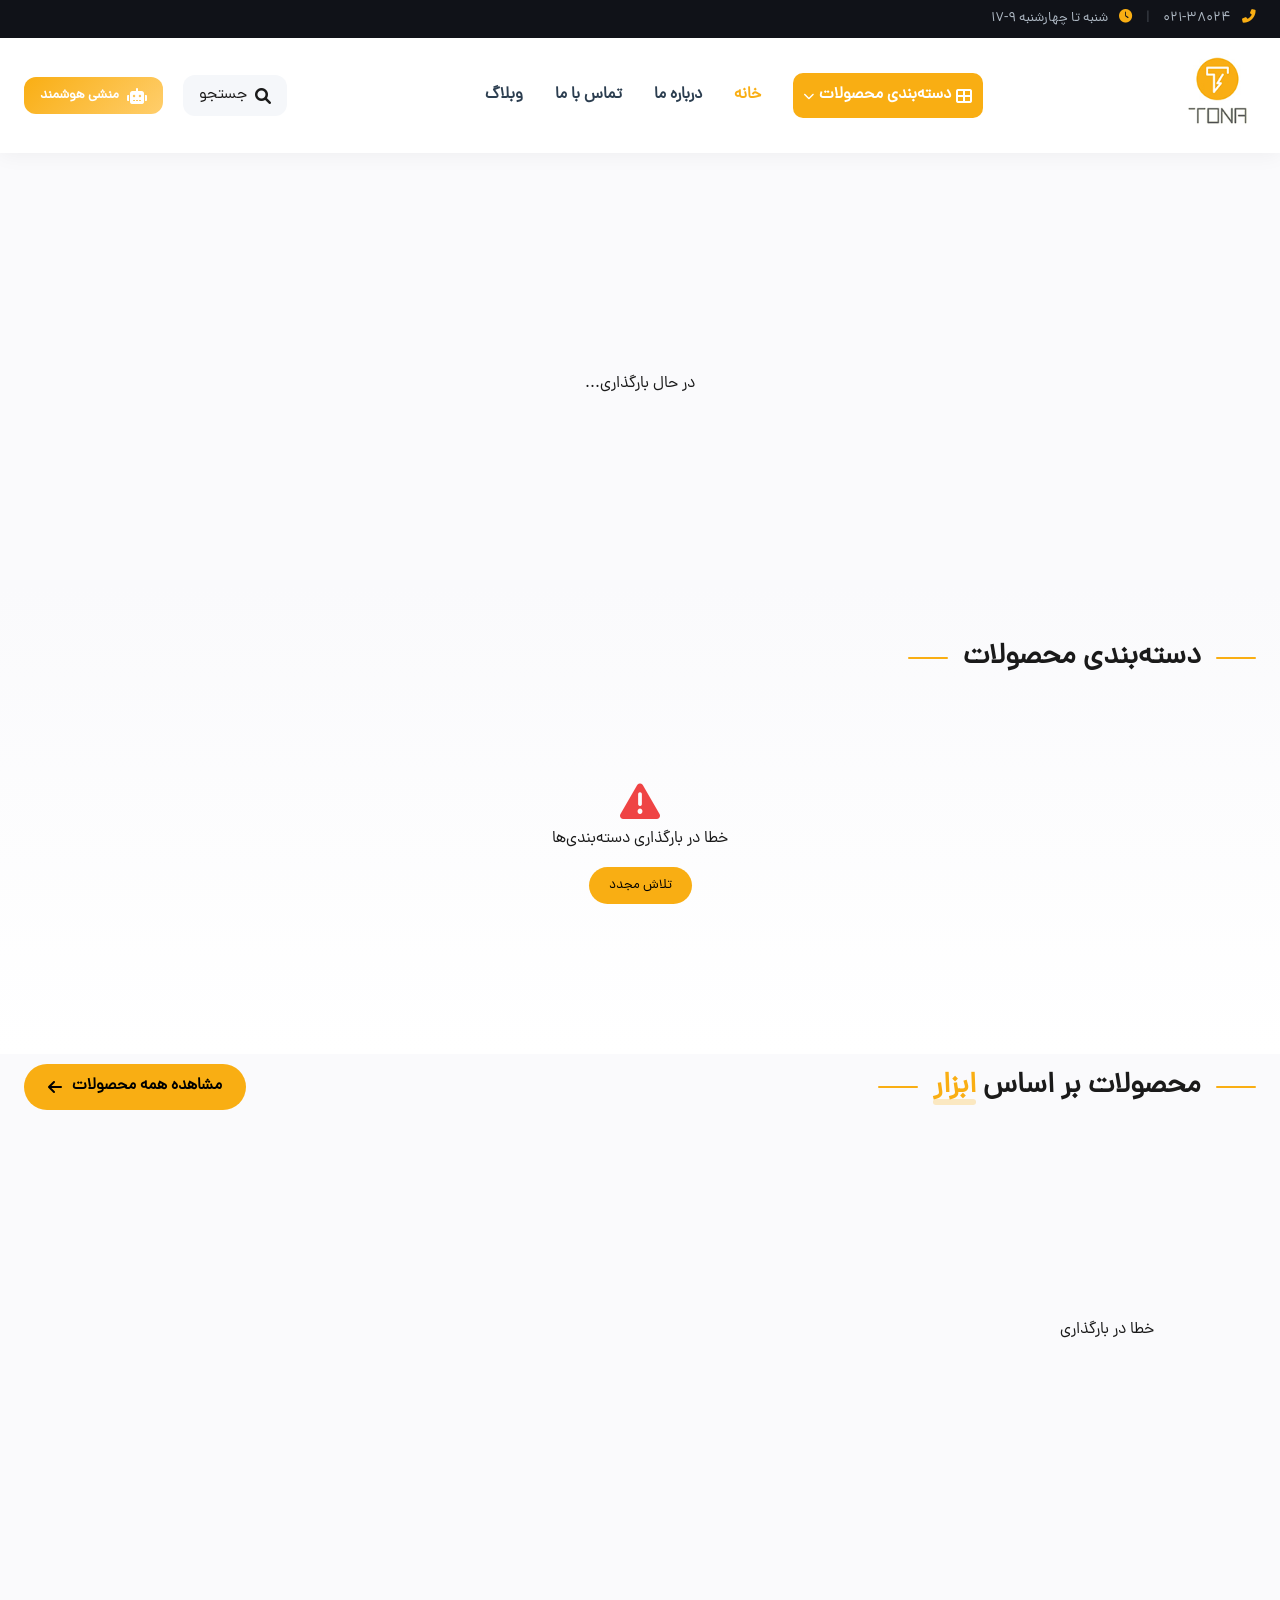
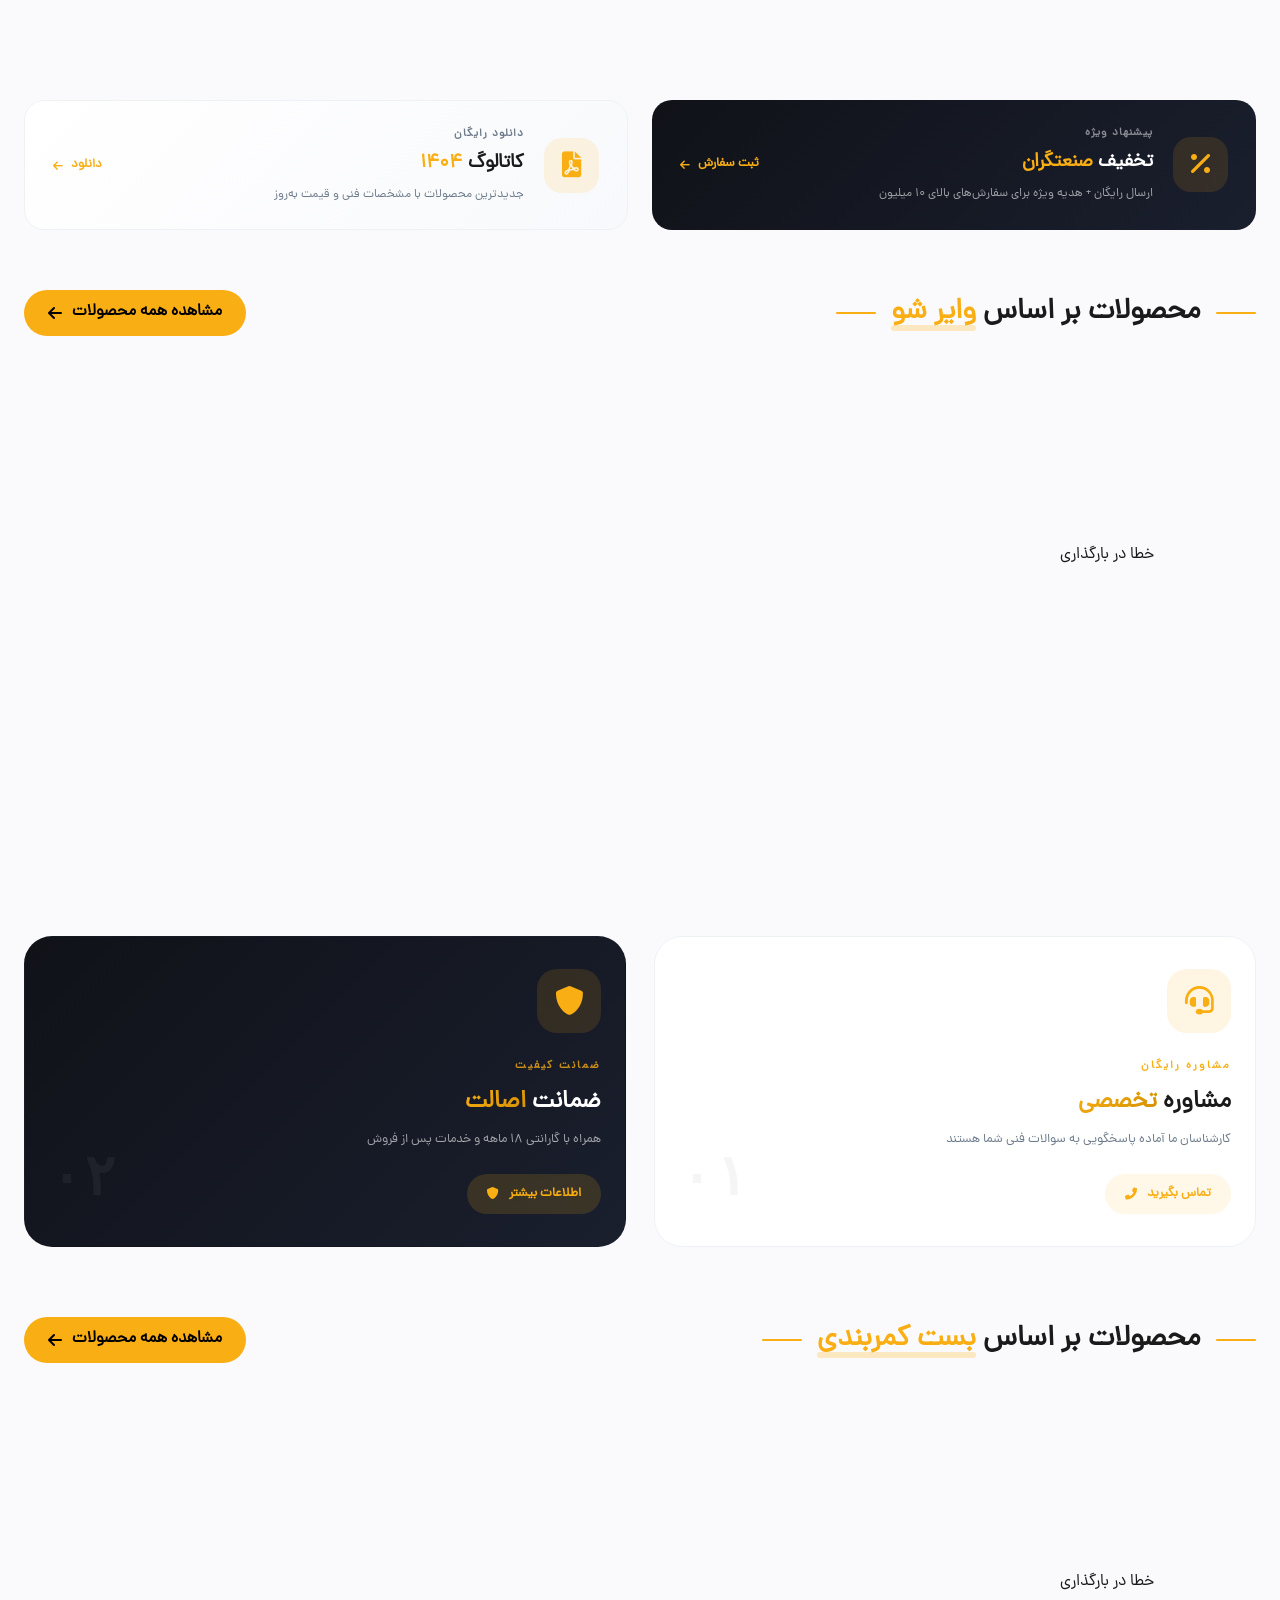
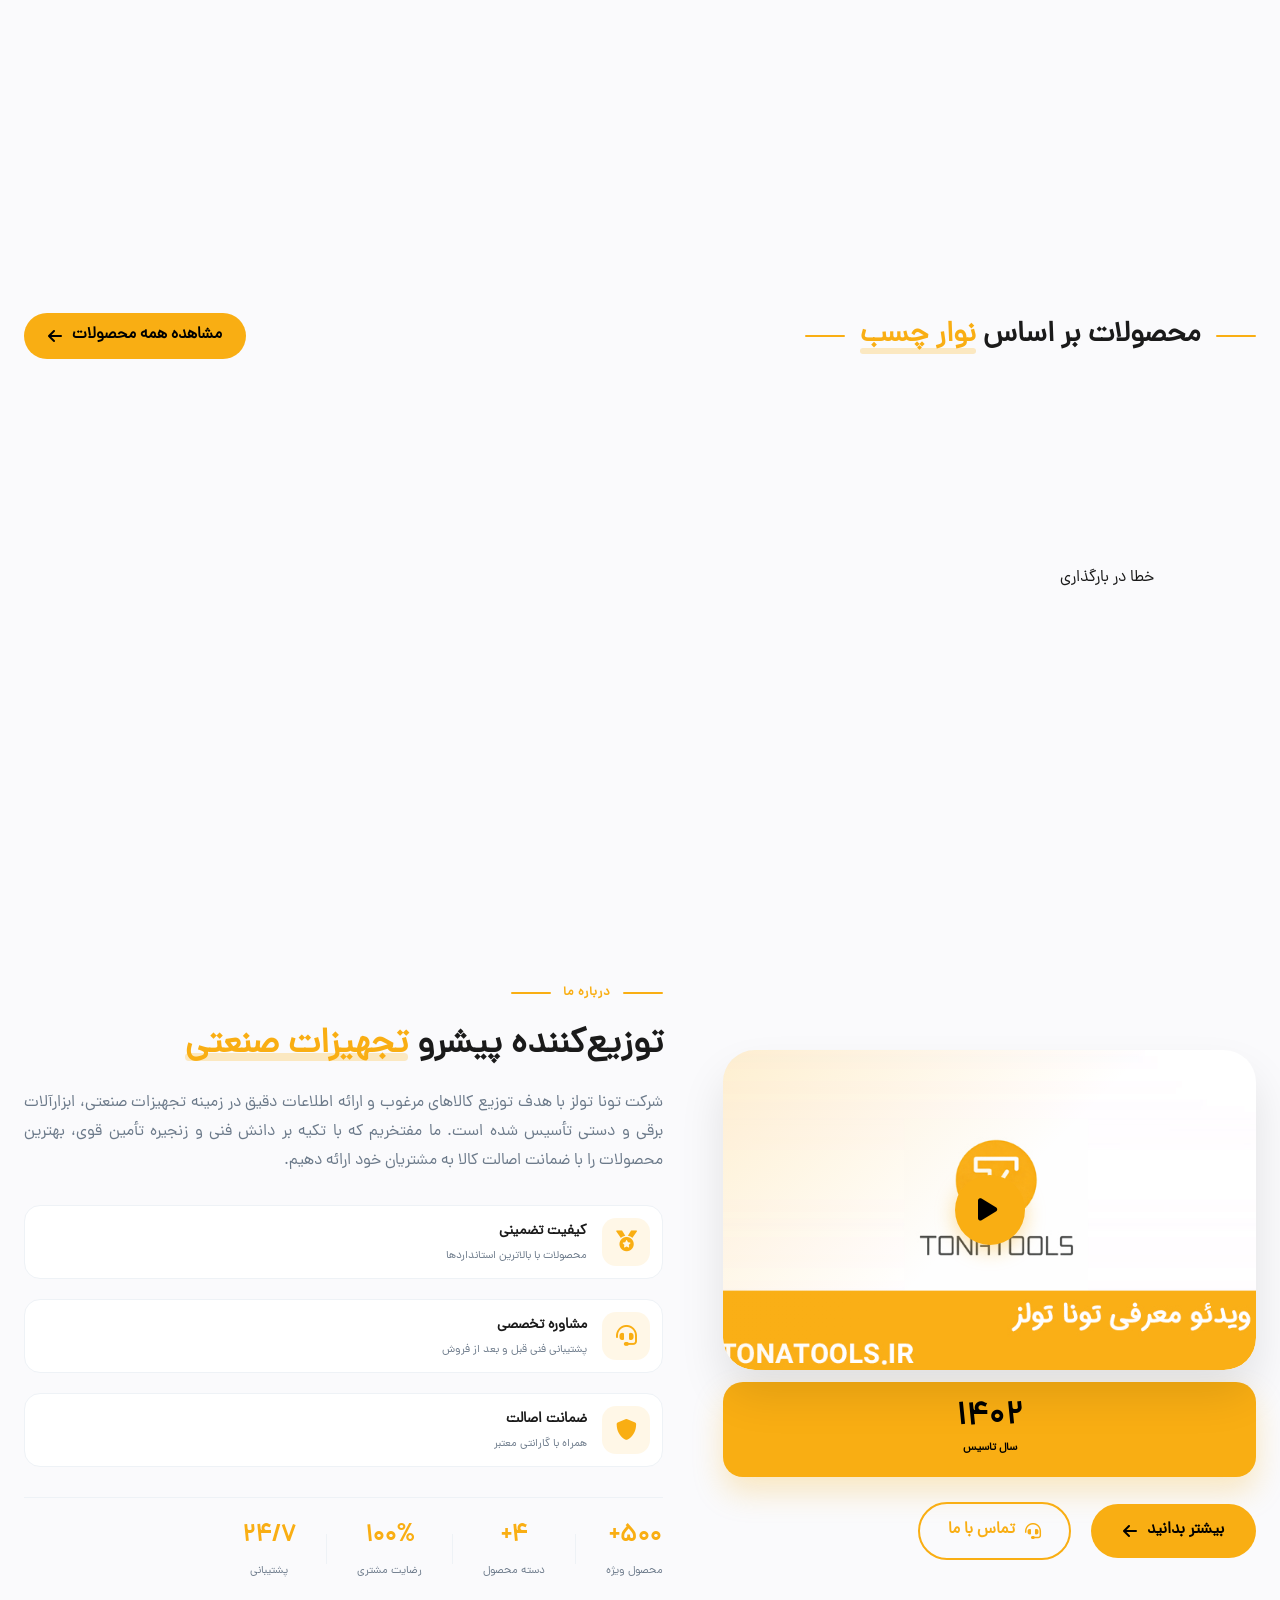
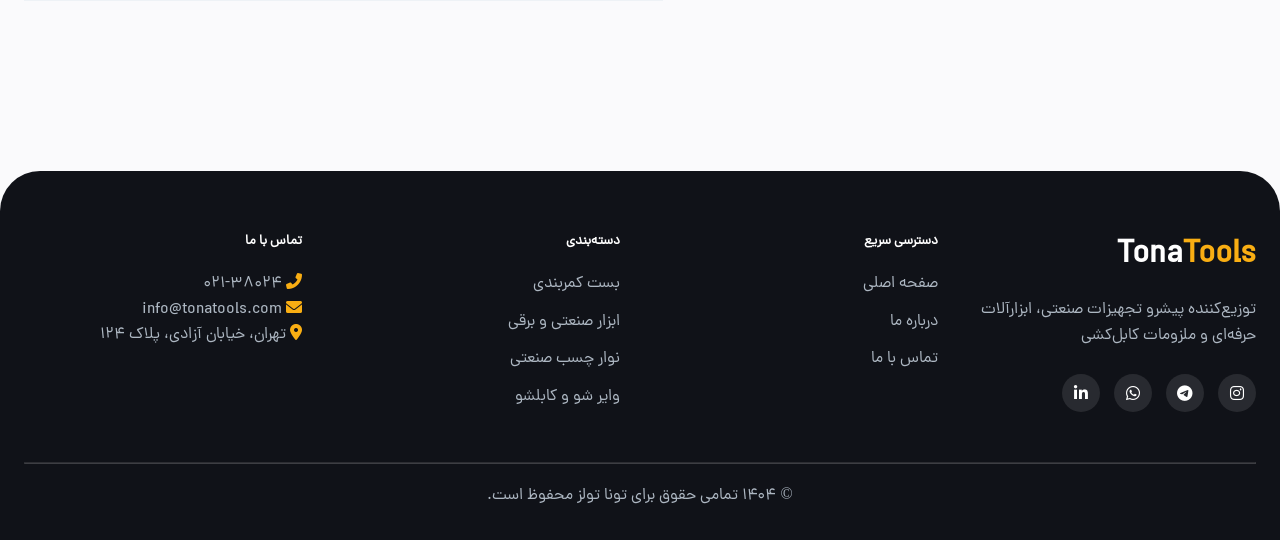
<file: index.html>
<!DOCTYPE html>
<html lang="fa" dir="rtl">

<head>
    <meta charset="UTF-8">
    <meta name="viewport" content="width=device-width, initial-scale=1.0, maximum-scale=1.0, user-scalable=yes">
    <title>Tona Wire Accessory</title>
    <!-- Font Awesome Icons -->
    <link rel="stylesheet" href="https://cdnjs.cloudflare.com/ajax/libs/font-awesome/6.0.0-beta3/css/all.min.css">
    <!-- Swiper JS CSS -->
    <link rel="stylesheet" href="assets/css/swiper-bundle.min.css" />
    <link rel="stylesheet" href="assets/css/style.css">

</head>

<body>

    <!-- ==================== Header ==================== -->
    <header class="site-header">
        <div class="header-top">
            <div class="container">
                <div class="header-top-inner">
                    <div class="contact-info">
                        <i class="fas fa-phone-alt"></i>
                        <span>021-38024</span>
                        <span class="sep">|</span>
                        <i class="fas fa-clock"></i>
                        <span>شنبه تا چهارشنبه ۹-۱۷</span>
                    </div>

                    <!-- بخش  ورود/ثبت نام -->
                    <!-- <div class="user-actions">
                        <a href="#"><i class="fas fa-user"></i> ورود / ثبت‌نام</a>
                    </div> -->
                </div>
            </div>
        </div>

        <div class="header-main">
            <div class="container">
                <div class="header-main-inner">
                    <a href="#" class="logo">
                        <img src="assets/image/logo.jpg" alt="TonaTools">
                    </a>

                    <button class="mobile-menu-toggle" id="mobileMenuToggle">
                        <i class="fas fa-bars"></i>
                    </button>

                    <nav class="desktop-nav">
                        <ul class="nav-list">
                            <li class="nav-item-has-dropdown" id="categoryDropdownLi">
                                <a href="#" class="nav-link dropdown-toggle" id="categoryDropdownBtn">
                                    <i class="fas fa-th-large"></i> دسته‌بندی محصولات
                                    <i class="fas fa-chevron-down"></i>
                                </a>
                                <div class="dropdown-mega-menu" id="categoryDropdownMenu">
                                    <div class="mega-menu-grid" id="megaMenuGrid">
                                        <!-- دسته‌بندی‌ها توسط جاوااسکریپت از API لود می‌شوند -->
                                        <div class="loading-categories"
                                            style="text-align:center; padding:30px; grid-column:1/-1;">
                                            <i class="fas fa-spinner fa-pulse"
                                                style="font-size:30px; color:#f9ae13;"></i>
                                            <p>در حال بارگذاری...</p>
                                        </div>
                                    </div>
                                </div>
                            </li>
                            <li><a href="index.html" class="nav-link">خانه</a></li>
                            <li><a href="about.html" class="nav-link">درباره ما</a></li>
                            <li><a href="contact.html" class="nav-link">تماس با ما</a></li>
                            <li><a href="blog.html" class="nav-link">وبلاگ</a></li>
                        </ul>
                    </nav>

                    <div class="header-icons">
                        <div class="search-trigger-modern" id="searchTrigger">
                            <i class="fas fa-search"></i>
                            <span class="search-text">جستجو</span>
                        </div>

                        <!-- دکمه منشی هوشمند -->
                        <a href="tonatools-ai.html" class="ai-assistant-btn">
                            <i class="fas fa-robot"></i>
                            <span class="ai-text">منشی هوشمند</span>
                        </a>

                        <!-- بخش سبد خرید (کامنت شده) -->
                        <!-- <div class="cart-icon">
        <i class="fas fa-shopping-cart"></i>
        <span class="cart-count">0</span>
    </div>  -->
                    </div>
                </div>
            </div>
        </div>

        <!-- مودال جستجو -->
        <div class="search-overlay-modern" id="searchOverlay">
            <div class="search-modal">
                <div class="search-modal-inner">
                    <div class="search-header">
                        <span class="search-title">جستجو در محصولات</span>
                        <button class="close-search-modern" id="closeSearchBtn">
                            <i class="fas fa-times"></i>
                        </button>
                    </div>
                    <div class="search-field-wrapper">
                        <i class="fas fa-search search-icon"></i>
                        <input type="text" id="searchInput" placeholder="نام محصول، برند یا دسته‌بندی را وارد کنید...">
                        <button class="search-submit-btn">
                            <i class="fas fa-arrow-left"></i>
                        </button>
                    </div>
                    <div class="search-suggestions">
                        <div class="suggestions-title">پیشنهادات محبوب</div>
                        <div class="suggestions-tags">
                            <span>بست کمربندی</span>
                            <span>پرس هیدرولیک</span>
                            <span>وایر شو مسی</span>
                            <span>نوار چسب</span>
                        </div>
                        <div class="suggestions-cats">
                            <div class="suggestion-cat-item"><i class="fas fa-link"></i><span>بست کمربندی</span></div>
                            <div class="suggestion-cat-item"><i class="fas fa-tools"></i><span>ابزار صنعتی</span></div>
                            <div class="suggestion-cat-item"><i class="fas fa-tape"></i><span>نوار چسب</span></div>
                            <div class="suggestion-cat-item"><i class="fas fa-plug"></i><span>وایر شو</span></div>
                        </div>
                    </div>
                </div>
            </div>
        </div>

        <!-- ==================== منوی موبایل (نسخه حرفه‌ای) ==================== -->
        <div class="mobile-menu-overlay" id="mobileMenuOverlay"></div>
        <section class="mobile-menu-panel" id="mobileMenuPanel">
            <div class="mobile-menu-header">
                <div class="mobile-logo-wrapper">
                    <span class="mobile-logo-icon"><i class="fas fa-tools"></i></span>
                    <span class="mobile-logo">Tona<span>Tools</span></span>
                </div>
                <button class="close-mobile-menu" id="closeMobileMenu">
                    <i class="fas fa-times"></i>
                </button>
            </div>

            <div class="mobile-search">
                <div class="mobile-search-wrapper">
                    <i class="fas fa-search"></i>
                    <input type="text" placeholder="جستجوی محصولات ...">
                </div>
            </div>

            <ul class="mobile-nav-list">
                <li>
                    <a href="index.html" class="mobile-nav-link">
                        <i class="fas fa-home"></i>
                        <span>خانه</span>
                    </a>
                </li>
                <li class="mobile-category-item">
                    <div class="mobile-category-trigger">
                        <div class="trigger-left">
                            <i class="fas fa-th-large"></i>
                            <span>دسته‌بندی محصولات</span>
                        </div>
                        <i class="fas fa-chevron-left trigger-icon"></i>
                    </div>
                    <ul class="mobile-submenu">
                        <li>
                            <a href="#">
                                <i class="fas fa-link"></i>
                                <span>بست کمربندی</span>
                                <i class="fas fa-arrow-left"></i>
                            </a>
                        </li>
                        <li>
                            <a href="#">
                                <i class="fas fa-tools"></i>
                                <span>ابزار صنعتی</span>
                                <i class="fas fa-arrow-left"></i>
                            </a>
                        </li>
                        <li>
                            <a href="#">
                                <i class="fas fa-tape"></i>
                                <span>نوار چسب</span>
                                <i class="fas fa-arrow-left"></i>
                            </a>
                        </li>
                        <li>
                            <a href="#">
                                <i class="fas fa-plug"></i>
                                <span>وایر شو</span>
                                <i class="fas fa-arrow-left"></i>
                            </a>
                        </li>
                    </ul>
                </li>
                <li>
                    <a href="about.html" class="mobile-nav-link">
                        <i class="fas fa-info-circle"></i>
                        <span>درباره ما</span>
                    </a>
                </li>
                <li>
                    <a href="contact.html" class="mobile-nav-link">
                        <i class="fas fa-headset"></i>
                        <span>تماس با ما</span>
                    </a>
                </li>
                <li>
                    <a href="blog.html" class="mobile-nav-link">
                        <i class="fas fa-blog"></i>
                        <span>وبلاگ</span>
                    </a>
                </li>
            </ul>

            <div class="mobile-footer-links">
                <div class="mobile-user-info">
                    <i class="fas fa-user-circle"></i>
                    <div class="user-text">
                        <span class="user-welcome">خوش آمدید</span>

                        <!-- بخش  ورود/ثبت نام در سایدبار موبایل -->
                        <!-- <span class="user-login">ورود / ثبت‌نام</span> -->
                    </div>
                </div>
                <div class="mobile-contact-info">
                    <div class="contact-item">
                        <i class="fas fa-phone-alt"></i>
                        <span>021-38024</span>
                    </div>
                    <div class="contact-item">
                        <i class="fas fa-clock"></i>
                        <span>شنبه تا چهارشنبه ۹-۱۷</span>
                    </div>
                </div>
                <div class="mobile-social-icons">
                    <a href="#"><i class="fab fa-instagram"></i></a>
                    <a href="#"><i class="fab fa-telegram"></i></a>
                    <a href="#"><i class="fab fa-whatsapp"></i></a>
                    <a href="#"><i class="fab fa-linkedin-in"></i></a>
                </div>
            </div>
        </section>
    </header>

    <!-- ==================== MAIN SLIDER ==================== -->
    <section class="main-slider">
        <div class="container-fluid">
            <div class="slider">
                <div class="swiper" id="homeSlider">
                    <div class="swiper-wrapper">
                        <div class="swiper-slide">
                            <a href="#">

                            </a>
                        </div>
                        <div class="swiper-slide">
                            <a href="#">

                            </a>
                        </div>
                        <div class="swiper-slide">
                            <a href="#">

                            </a>
                        </div>
                    </div>
                    <div class="swiper-pagination"></div>
                    <div class="swiper-button-next"></div>
                    <div class="swiper-button-prev"></div>
                </div>
            </div>
        </div>
    </section>

    <!-- ==================== دسته‌بندی محصولات (نسخه اختصاصی TonaTools) ==================== -->
    <section class="category-section">
        <div class="container">
            <div class="section-header">
                <div class="section-badge">
                    <span class="badge-line"></span>
                    <h2 class="section-title-custom">دسته‌بندی محصولات</h2>
                    <span class="badge-line"></span>
                </div>
            </div>

            <div class="category-grid" id="categoryGrid">
                <!-- دسته‌بندی‌ها توسط جاوااسکریپت از API لود می‌شوند -->
                <div class="loading-categories" style="grid-column:1/-1; text-align:center; padding:50px;">
                    <i class="fas fa-spinner fa-pulse" style="font-size:40px; color:#f9ae13;"></i>
                    <p>در حال بارگذاری دسته‌بندی‌ها...</p>
                </div>
            </div>
        </div>
    </section>

    <!-- ==================== مودال نمایش جزییات محصول ==================== -->
    <div class="product-modal-overlay" id="productModalOverlay">
        <div class="product-modal-container">
            <div class="product-modal">
                <button class="modal-close-btn" id="modalCloseBtn">
                    <i class="fas fa-times"></i>
                </button>

                <div class="modal-content-wrapper">
                    <!-- بخش تصویر محصول -->
                    <div class="modal-image-section">
                        <div class="modal-gallery">
                            <div class="modal-main-image">
                                <button class="gallery-nav prev" id="galleryPrev">
                                    <i class="fas fa-chevron-right"></i>
                                </button>
                                <img id="modalProductImage" src="assets/image/bast-img.jpg" alt="محصول">
                                <button class="gallery-nav next" id="galleryNext">
                                    <i class="fas fa-chevron-left"></i>
                                </button>
                                <div class="modal-image-badge" id="modalProductBadge">استعلام قیمت</div>
                            </div>
                            <div class="modal-thumbnails" id="modalThumbnails">
                                <!-- تصاویر کوچک به صورت داینامیک پر می‌شوند -->
                            </div>
                        </div>
                    </div>

                    <!-- بخش اطلاعات محصول -->
                    <div class="modal-info-section">
                        <div class="modal-product-badge" id="modalProductCategory">بست کمربندی</div>
                        <h2 class="modal-product-title" id="modalProductTitle">بست کمربندی استیل 304 سایز 250*2.5</h2>
                        <div class="modal-product-meta">
                            <div class="meta-item">
                                <i class="fas fa-tag"></i>
                                <span>برند: <strong id="modalProductBrand">تونا تولز</strong></span>
                            </div>
                            <div class="meta-item">
                                <i class="fas fa-barcode"></i>
                                <span>مدل: <strong id="modalProductModel">BT-25025S</strong></span>
                            </div>
                            <div class="meta-item">
                                <i class="fas fa-check-circle"></i>
                                <span>کد کالا: <strong id="modalProductCode">TONA-BT-001</strong></span>
                            </div>
                        </div>

                        <div class="modal-price-status" id="modalPriceStatus">
                            <div class="price-box">
                                <i class="fas fa-phone-alt"></i>
                                <div class="price-text">
                                    <span class="price-label">استعلام قیمت</span>
                                    <span class="price-note">برای اطلاع از قیمت تماس بگیرید</span>
                                </div>
                            </div>
                        </div>

                        <div class="modal-description">
                            <h4>توضیحات محصول</h4>
                            <p id="modalProductDescription">
                                بست کمربندی استیل 304 با کیفیت بالا، مقاوم در برابر زنگ‌زدگی و خوردگی.
                            </p>
                        </div>

                        <div class="modal-specs">
                            <h4>مشخصات فنی</h4>
                            <div class="specs-grid" id="modalSpecs">
                                <div class="spec-item"><span class="spec-label">برند:</span><span
                                        class="spec-value">تونا تولز</span></div>
                                <div class="spec-item"><span class="spec-label">مدل:</span><span
                                        class="spec-value">BT-25025S</span></div>
                                <div class="spec-item"><span class="spec-label">گارانتی:</span><span
                                        class="spec-value">۱۸ ماهه</span></div>
                            </div>
                        </div>

                        <div class="modal-actions">
                            <button class="modal-btn-primary" id="modalInquiryBtn">
                                <i class="fas fa-phone-alt"></i>
                                <span>استعلام قیمت</span>
                            </button>
                            <a href="product-detail.html" class="modal-btn-secondary" id="modalCompareBtn">
                                <span>جزییات بیشتر</span>
                            </a>
                        </div>
                    </div>
                </div>
            </div>
        </div>
    </div>

    <!-- ==================== محصولات بر اساس ابزار ==================== -->
    <!-- ==================== محصولات بر اساس ابزار ==================== -->
    <section class="products-section">
        <div class="container">
            <div class="products-header">
                <div class="section-header">
                    <div class="section-badge">
                        <span class="badge-line"></span>
                        <h2 class="section-title-custom">محصولات بر اساس <span class="highlight-title">ابزار</span></h2>
                        <span class="badge-line"></span>
                    </div>
                    <a href="category-detail.html?category=ابزار" class="btn-view-products">
                        <span>مشاهده همه محصولات</span>
                        <i class="fas fa-arrow-left"></i>
                    </a>
                </div>
            </div>

            <div class="products-slider-wrapper">
                <div class="swiper products-swiper" id="toolsProductsSwiper">
                    <div class="swiper-wrapper" id="toolsProductsWrapper">
                        <!-- محصولات توسط جاوااسکریپت از API لود می‌شوند -->
                    </div>
                    <div class="swiper-button-next"></div>
                    <div class="swiper-button-prev"></div>
                    <div class="swiper-pagination"></div>
                </div>
            </div>
        </div>
    </section>

    <!-- ==================== دو بنر تبلیغاتی مینیمال ==================== -->
    <section class="double-banner-section">
        <div class="container">
            <div class="double-banner-wrapper">
                <!-- بنر راست: تخفیف ویژه -->
                <div class="banner-card banner-right">
                    <div class="banner-content">
                        <div class="banner-icon">
                            <i class="fas fa-percent"></i>
                        </div>
                        <div class="banner-text">
                            <h4 class="banner-subtitle">پیشنهاد ویژه</h4>
                            <h3 class="banner-title">تخفیف <span class="highlight">صنعتگران</span></h3>
                            <p class="banner-desc">ارسال رایگان + هدیه ویژه برای سفارش‌های بالای ۱۰ میلیون</p>
                        </div>
                        <a href="#" class="banner-link">
                            ثبت سفارش <i class="fas fa-arrow-left"></i>
                        </a>
                    </div>
                </div>

                <!-- بنر چپ: کاتالوگ رایگان -->
                <div class="banner-card banner-left">
                    <div class="banner-content">
                        <div class="banner-icon">
                            <i class="fas fa-file-pdf"></i>
                        </div>
                        <div class="banner-text">
                            <h4 class="banner-subtitle">دانلود رایگان</h4>
                            <h3 class="banner-title">کاتالوگ <span class="highlight">۱۴۰۴</span></h3>
                            <p class="banner-desc">جدیدترین محصولات با مشخصات فنی و قیمت به‌روز</p>
                        </div>
                        <a href="#" class="banner-link">
                            دانلود <i class="fas fa-arrow-left"></i>
                        </a>
                    </div>
                </div>
            </div>
        </div>
    </section>

    <!-- ==================== محصولات بر اساس وایر شو ==================== -->
    <section class="products-section">
        <div class="container">
            <div class="products-header">
                <div class="section-header">
                    <div class="section-badge">
                        <span class="badge-line"></span>
                        <h2 class="section-title-custom">محصولات بر اساس <span class="highlight-title">وایر شو</span>
                        </h2>
                        <span class="badge-line"></span>
                    </div>
                    <a href="category-detail.html?category=وایر شو" class="btn-view-products">
                        <span>مشاهده همه محصولات</span>
                        <i class="fas fa-arrow-left"></i>
                    </a>
                </div>
            </div>

            <div class="products-slider-wrapper">
                <div class="swiper products-swiper" id="wireShaProductsSwiper">
                    <div class="swiper-wrapper" id="wireShaProductsWrapper">
                        <!-- محصولات توسط جاوااسکریپت از API لود می‌شوند -->
                    </div>
                    <div class="swiper-button-next"></div>
                    <div class="swiper-button-prev"></div>
                    <div class="swiper-pagination"></div>
                </div>
            </div>
        </div>
    </section>

    <!-- ==================== سه بنر تبلیغاتی خاص ==================== -->
    <section class="triple-banner-section">
        <div class="container">
            <div class="triple-banner-wrapper">
                <!-- بنر 1: مشاوره تخصصی -->
                <div class="banner-card-3d">
                    <div class="banner-glow"></div>
                    <div class="banner-icon-wrapper">
                        <div class="banner-icon-circle">
                            <i class="fas fa-headset"></i>
                        </div>
                    </div>
                    <div class="banner-info">
                        <h4 class="banner-badge-title">مشاوره رایگان</h4>
                        <h3 class="banner-main-title">مشاوره <span class="text-gradient">تخصصی</span></h3>
                        <p class="banner-desc-small">کارشناسان ما آماده پاسخگویی به سوالات فنی شما هستند</p>
                        <a href="#" class="banner-link-3d">
                            <span>تماس بگیرید</span>
                            <i class="fas fa-phone-alt"></i>
                        </a>
                    </div>
                    <div class="banner-number">۰۱</div>
                </div>

                <!-- بنر 2: ضمانت اصالت -->
                <div class="banner-card-3d banner-middle">
                    <div class="banner-glow"></div>
                    <div class="banner-icon-wrapper">
                        <div class="banner-icon-circle">
                            <i class="fas fa-shield-alt"></i>
                        </div>
                    </div>
                    <div class="banner-info">
                        <h4 class="banner-badge-title">ضمانت کیفیت</h4>
                        <h3 class="banner-main-title">ضمانت <span class="text-gradient">اصالت</span></h3>
                        <p class="banner-desc-small">همراه با گارانتی ۱۸ ماهه و خدمات پس از فروش</p>
                        <a href="#" class="banner-link-3d">
                            <span>اطلاعات بیشتر</span>
                            <i class="fas fa-shield-alt"></i>
                        </a>
                    </div>
                    <div class="banner-number">۰۲</div>
                </div>
            </div>
        </div>
    </section>

    <!-- ==================== محصولات بر اساس بست کمربندی ==================== -->
    <section class="products-section">
        <div class="container">
            <div class="products-header">
                <div class="section-header">
                    <div class="section-badge">
                        <span class="badge-line"></span>
                        <h2 class="section-title-custom">محصولات بر اساس <span class="highlight-title">بست
                                کمربندی</span></h2>
                        <span class="badge-line"></span>
                    </div>
                    <a href="category-detail.html?category=بست کمربندی" class="btn-view-products">
                        <span>مشاهده همه محصولات</span>
                        <i class="fas fa-arrow-left"></i>
                    </a>
                </div>
            </div>

            <div class="products-slider-wrapper">
                <div class="swiper products-swiper" id="beltProductsSwiper">
                    <div class="swiper-wrapper" id="beltProductsWrapper">
                        <!-- محصولات توسط جاوااسکریپت از API لود می‌شوند -->
                    </div>
                    <div class="swiper-button-next"></div>
                    <div class="swiper-button-prev"></div>
                    <div class="swiper-pagination"></div>
                </div>
            </div>
        </div>
    </section>

    <!-- ==================== محصولات بر اساس نوار چسب ==================== -->
    <section class="products-section">
        <div class="container">
            <div class="products-header">
                <div class="section-header">
                    <div class="section-badge">
                        <span class="badge-line"></span>
                        <h2 class="section-title-custom">محصولات بر اساس <span class="highlight-title">نوار چسب</span>
                        </h2>
                        <span class="badge-line"></span>
                    </div>
                    <a href="category-detail.html?category=نوار چسب" class="btn-view-products">
                        <span>مشاهده همه محصولات</span>
                        <i class="fas fa-arrow-left"></i>
                    </a>
                </div>
            </div>

            <div class="products-slider-wrapper">
                <div class="swiper products-swiper" id="tapeProductsSwiper">
                    <div class="swiper-wrapper" id="tapeProductsWrapper">
                        <!-- محصولات توسط جاوااسکریپت از API لود می‌شوند -->
                    </div>
                    <div class="swiper-button-next"></div>
                    <div class="swiper-button-prev"></div>
                    <div class="swiper-pagination"></div>
                </div>
            </div>
        </div>
    </section>

    <!-- ==================== درباره تونا تولز ==================== -->
    <section class="about-tonatools">
        <div class="container">
            <div class="about-wrapper">
                <div class="about-image">
                    <div class="image-frame">
                        <div class="image-glow"></div>
                        <video id="aboutVideo" class="about-video" poster="assets/image/001.jpg" preload="none">
                            <source src="assets/video/about-company.mp4" type="video/mp4">
                        </video>
                        <div class="play-button" id="videoPlayBtn">
                            <i class="fas fa-play"></i>
                        </div>
                    </div>
                    <div class="experience-badge">
                        <div class="exp-number">۱۴۰۲</div>
                        <div class="exp-text">سال تاسیس</div>
                    </div>
                    <div class="about-buttons">
                        <a href="#" class="btn-about-primary">
                            <span>بیشتر بدانید</span>
                            <i class="fas fa-arrow-left"></i>
                        </a>
                        <a href="#" class="btn-about-secondary">
                            <i class="fas fa-headset"></i>
                            <span>تماس با ما</span>
                        </a>
                    </div>
                </div>
                <div class="about-content">
                    <div class="about-badge">
                        <span class="badge-line"></span>
                        <span class="badge-text">درباره ما</span>
                        <span class="badge-line"></span>
                    </div>
                    <h2 class="about-title">
                        توزیع‌کننده پیشرو <span class="title-highlight">تجهیزات صنعتی</span>
                    </h2>
                    <p class="about-description">
                        شرکت تونا تولز با هدف توزیع کالاهای مرغوب و ارائه اطلاعات دقیق در زمینه تجهیزات صنعتی،
                        ابزارآلات برقی و دستی تأسیس شده است. ما مفتخریم که با تکیه بر دانش فنی و زنجیره تأمین قوی،
                        بهترین محصولات را با ضمانت اصالت کالا به مشتریان خود ارائه دهیم.
                    </p>
                    <div class="about-features">
                        <div class="feature-item">
                            <div class="feature-icon">
                                <i class="fas fa-medal"></i>
                            </div>
                            <div class="feature-info">
                                <h4>کیفیت تضمینی</h4>
                                <p>محصولات با بالاترین استانداردها</p>
                            </div>
                        </div>
                        <div class="feature-item">
                            <div class="feature-icon">
                                <i class="fas fa-headset"></i>
                            </div>
                            <div class="feature-info">
                                <h4>مشاوره تخصصی</h4>
                                <p>پشتیبانی فنی قبل و بعد از فروش</p>
                            </div>
                        </div>
                        <div class="feature-item">
                            <div class="feature-icon">
                                <i class="fas fa-shield-alt"></i>
                            </div>
                            <div class="feature-info">
                                <h4>ضمانت اصالت</h4>
                                <p>همراه با گارانتی معتبر</p>
                            </div>
                        </div>
                    </div>
                    <div class="about-stats">
                        <div class="stat">
                            <span class="stat-number">۵۰۰+</span>
                            <span class="stat-label">محصول ویژه</span>
                        </div>
                        <div class="stat-divider"></div>
                        <div class="stat">
                            <span class="stat-number">۴+</span>
                            <span class="stat-label">دسته محصول</span>
                        </div>
                        <div class="stat-divider"></div>
                        <div class="stat">
                            <span class="stat-number">۱۰۰%</span>
                            <span class="stat-label">رضایت مشتری</span>
                        </div>
                        <div class="stat-divider"></div>
                        <div class="stat">
                            <span class="stat-number">۲۴/۷</span>
                            <span class="stat-label">پشتیبانی</span>
                        </div>
                    </div>
                </div>
            </div>
        </div>
    </section>

    <!-- ==================== FOOTER ==================== -->
    <footer class="footer-custom">
        <div class="container">
            <div class="footer-grid">
                <div>
                    <div class="footer-logo">Tona<span style="color: var(--main-color-one);">Tools</span></div>
                    <p>توزیع‌کننده پیشرو تجهیزات صنعتی، ابزارآلات حرفه‌ای و ملزومات کابل‌کشی</p>
                    <div class="social-icons">
                        <a href="#"><i class="fab fa-instagram"></i></a>
                        <a href="#"><i class="fab fa-telegram"></i></a>
                        <a href="#"><i class="fab fa-whatsapp"></i></a>
                        <a href="#"><i class="fab fa-linkedin-in"></i></a>
                    </div>
                </div>
                <div class="footer-links">
                    <h5 style="color:white; margin-bottom:20px;">دسترسی سریع</h5>
                    <a href="#">صفحه اصلی</a>
                    <a href="#">درباره ما</a>
                    <a href="#">تماس با ما</a>
                </div>
                <div class="footer-links">
                    <h5 style="color:white; margin-bottom:20px;">دسته‌بندی</h5>
                    <a href="#">بست کمربندی</a>
                    <a href="#">ابزار صنعتی و برقی</a>
                    <a href="#">نوار چسب صنعتی</a>
                    <a href="#">وایر شو و کابلشو</a>
                </div>
                <div>
                    <h5 style="color:white; margin-bottom:20px;">تماس با ما</h5>
                    <p><i class="fas fa-phone-alt" style="color: var(--main-color-one);"></i> 021-38024</p>
                    <p><i class="fas fa-envelope" style="color: var(--main-color-one);"></i> info@tonatools.com</p>
                    <p><i class="fas fa-map-marker-alt" style="color: var(--main-color-one);"></i> تهران، خیابان آزادی،
                        پلاک ۱۲۴</p>
                </div>
            </div>
            <hr>
            <div class="copyright">© ۱۴۰۴ تمامی حقوق برای تونا تولز محفوظ است.</div>
        </div>
    </footer>


    <script src="assets/js/swiper-bundle.min.js"></script>
    <script src="assets/js/click-animation.js"></script>
    <script src="assets/js/script.js"></script>
</body>

</html>
</file>
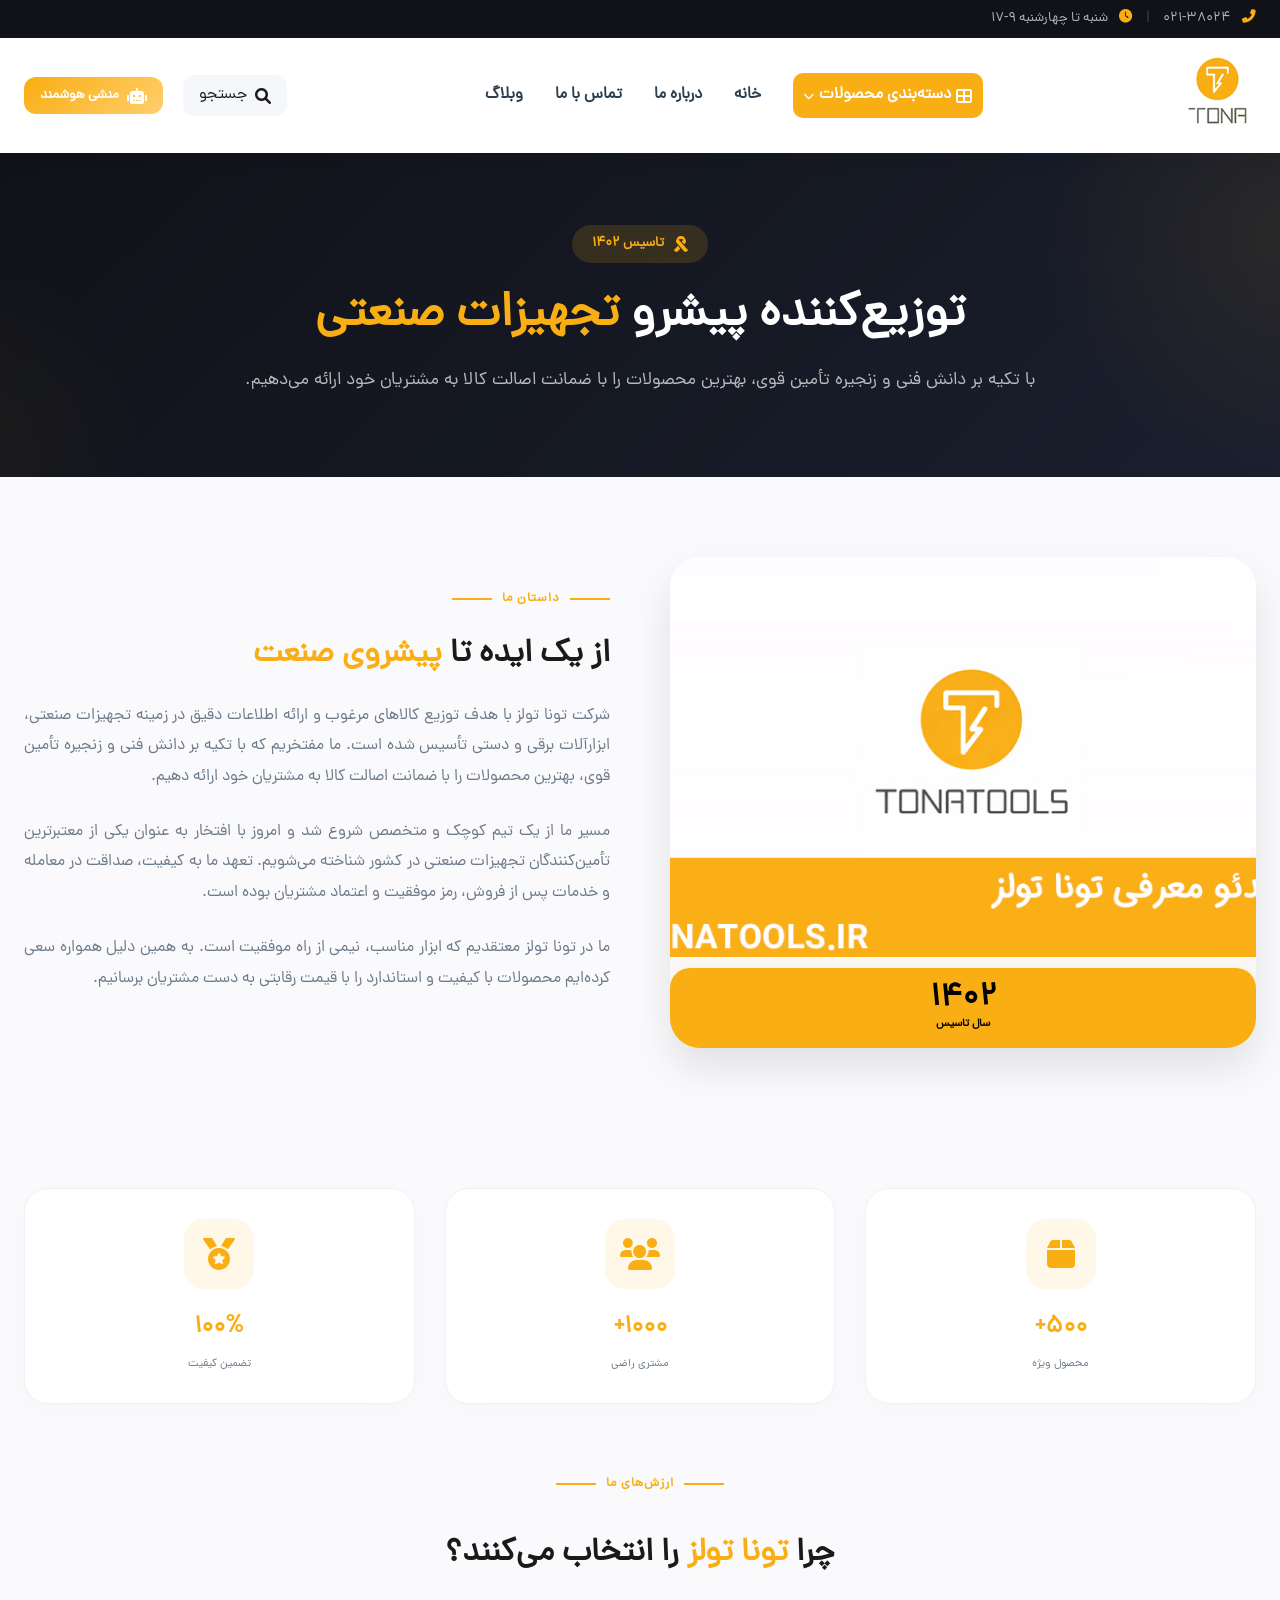
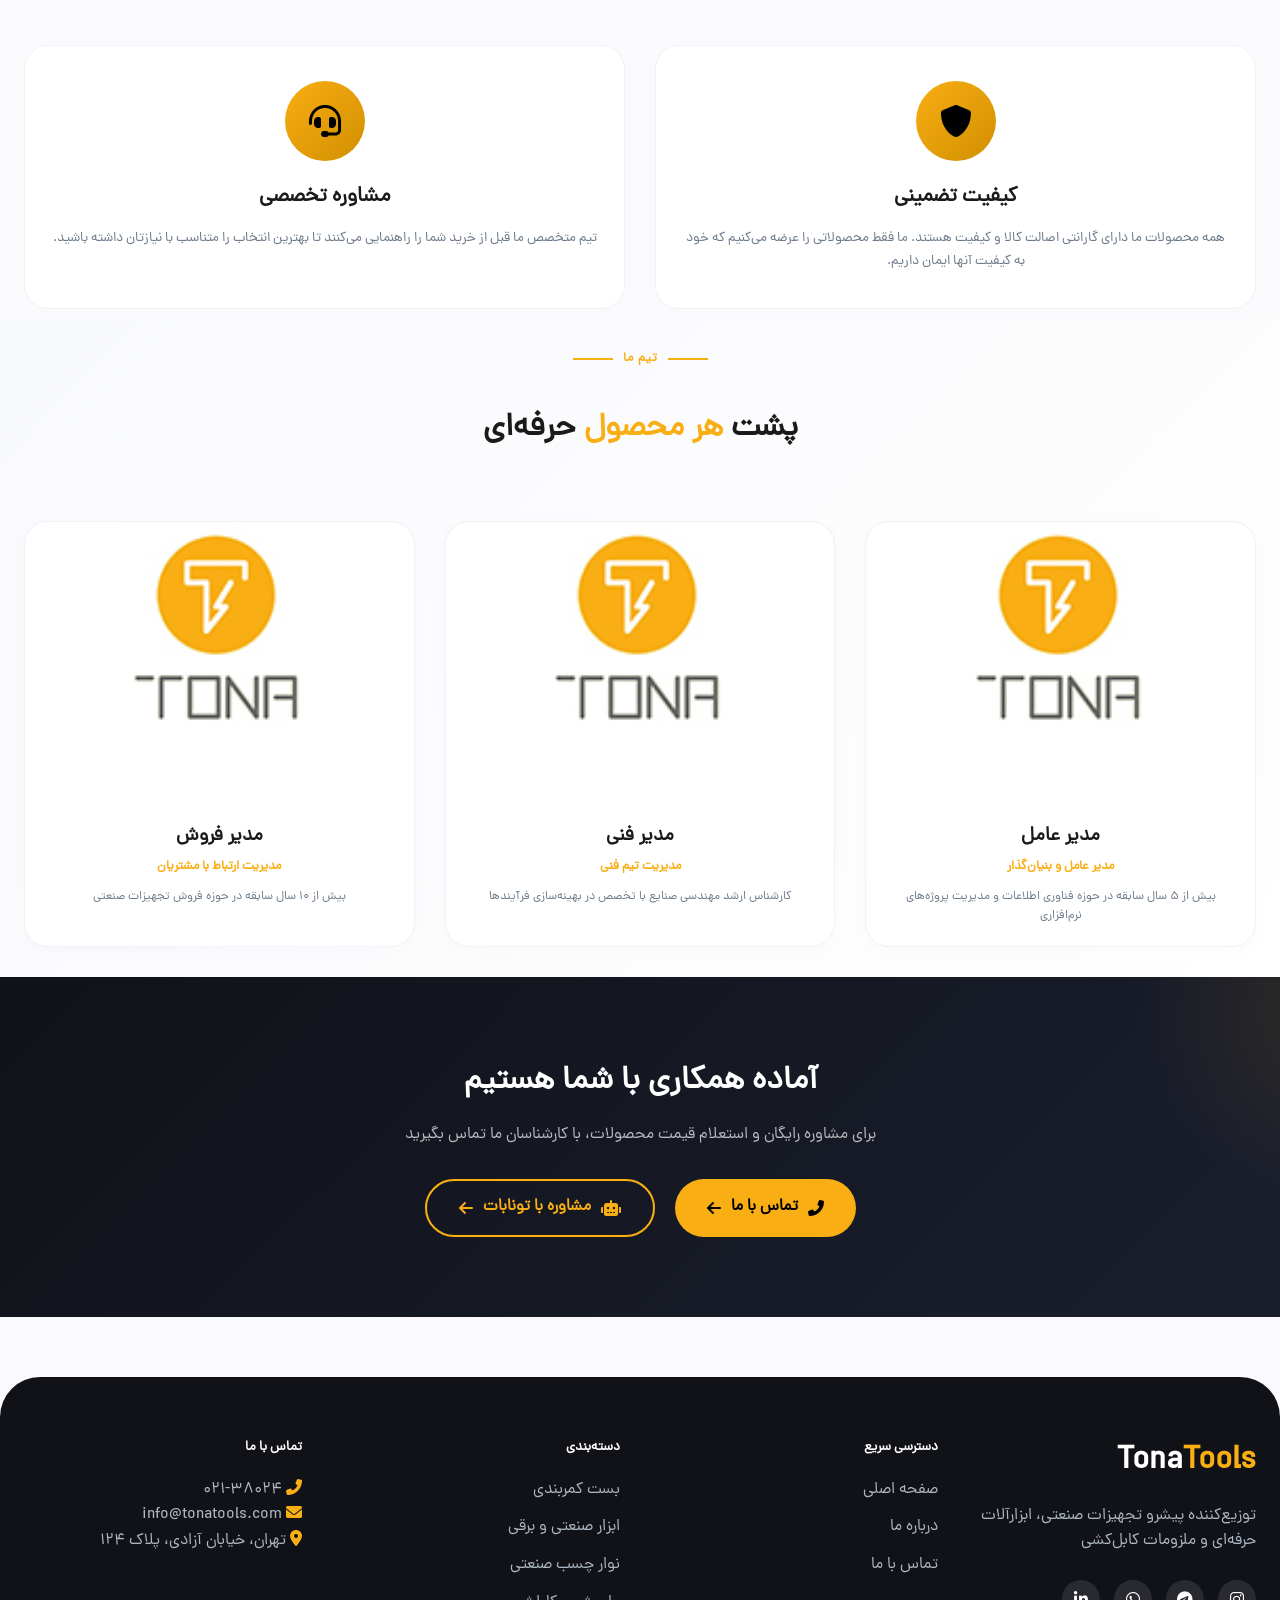
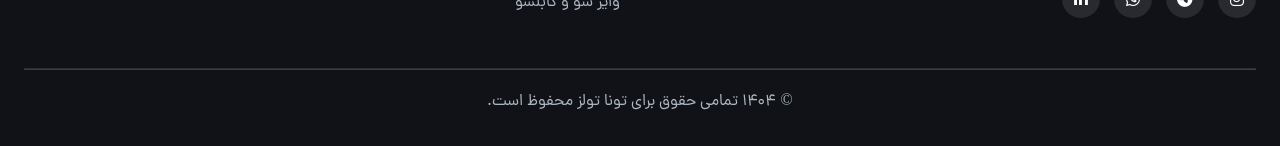
<file: about.html>
<!DOCTYPE html>
<html lang="fa" dir="rtl">

<head>
    <meta charset="UTF-8">
    <meta name="viewport" content="width=device-width, initial-scale=1.0, maximum-scale=1.0, user-scalable=yes">
    <title>درباره ما | TonaTools - توزیع‌کننده پیشرو تجهیزات صنعتی</title>
    <meta name="description"
        content="آشنایی با تونا تولز، توزیع‌کننده پیشرو تجهیزات صنعتی، ابزارآلات حرفه‌ای و ملزومات کابل‌کشی با ضمانت اصالت و کیفیت">

    <!-- Font Awesome -->
    <link rel="stylesheet" href="https://cdnjs.cloudflare.com/ajax/libs/font-awesome/6.0.0-beta3/css/all.min.css">
    <!-- Swiper JS CSS -->
    <link rel="stylesheet" href="assets/css/swiper-bundle.min.css">
    <link rel="stylesheet" href="assets/css/about.css">
    <link rel="stylesheet" href="assets/css/style.css">

</head>

<body>

    <!-- ==================== صفحه درباره ما ==================== -->
    <main class="about-page">

        <!-- بخش Hero -->
        <section class="about-hero">
            <div class="container">
                <div class="about-hero-content">
                    <div class="about-hero-badge">
                        <i class="fas fa-ribbon" style="color: #f9ae13;"></i>
                        <span>تاسیس ۱۴۰۲</span>
                    </div>
                    <h1>توزیع‌کننده پیشرو <span>تجهیزات صنعتی</span></h1>
                    <p>با تکیه بر دانش فنی و زنجیره تأمین قوی، بهترین محصولات را با ضمانت اصالت کالا به مشتریان خود
                        ارائه می‌دهیم.</p>
                </div>
            </div>
        </section>

        <!-- بخش داستان ما -->
        <section class="story-section">
            <div class="container">
                <div class="story-wrapper">
                    <div class="story-image">
                        <img src="assets/image/001.jpg" alt="داستان تونا تولز">
                        <div class="story-image-badge">
                            <div class="year">۱۴۰۲</div>
                            <div class="text">سال تاسیس</div>
                        </div>
                    </div>
                    <div class="story-content">
                        <div class="section-badge">
                            <span class="line"></span>
                            <span>داستان ما</span>
                            <span class="line"></span>
                        </div>
                        <h2>از یک ایده تا <span>پیشروی صنعت</span></h2>
                        <p>شرکت تونا تولز با هدف توزیع کالاهای مرغوب و ارائه اطلاعات دقیق در زمینه تجهیزات صنعتی،
                            ابزارآلات برقی و دستی تأسیس شده است. ما مفتخریم که با تکیه بر دانش فنی و زنجیره تأمین قوی،
                            بهترین محصولات را با ضمانت اصالت کالا به مشتریان خود ارائه دهیم.</p>
                        <p>مسیر ما از یک تیم کوچک و متخصص شروع شد و امروز با افتخار به عنوان یکی از معتبرترین
                            تأمین‌کنندگان تجهیزات صنعتی در کشور شناخته می‌شویم. تعهد ما به کیفیت، صداقت در معامله و
                            خدمات پس از فروش، رمز موفقیت و اعتماد مشتریان بوده است.</p>
                        <p>ما در تونا تولز معتقدیم که ابزار مناسب، نیمی از راه موفقیت است. به همین دلیل همواره سعی
                            کرده‌ایم محصولات با کیفیت و استاندارد را با قیمت رقابتی به دست مشتریان برسانیم.</p>
                    </div>
                </div>
            </div>
        </section>

        <!-- بخش آمار -->
        <section class="stats-section">
            <div class="container">
                <div class="stats-grid">
                    <div class="stat-card">
                        <div class="stat-icon"><i class="fas fa-box"></i></div>
                        <div class="stat-number">۵۰۰+</div>
                        <div class="stat-label">محصول ویژه</div>
                    </div>
                    <div class="stat-card">
                        <div class="stat-icon"><i class="fas fa-users"></i></div>
                        <div class="stat-number">۱۰۰۰+</div>
                        <div class="stat-label">مشتری راضی</div>
                    </div>
                    <div class="stat-card">
                        <div class="stat-icon"><i class="fas fa-medal"></i></div>
                        <div class="stat-number">۱۰۰%</div>
                        <div class="stat-label">تضمین کیفیت</div>
                    </div>
                </div>
            </div>
        </section>

        <!-- بخش ارزش‌های ما -->
        <section class="values-section">
            <div class="container">
                <div class="section-header">
                    <div class="section-badge">
                        <span class="line"></span>
                        <span>ارزش‌های ما</span>
                        <span class="line"></span>
                    </div>
                    <h2>چرا <span>تونا تولز</span> را انتخاب می‌کنند؟</h2>
                </div>
                <div class="values-grid">
                    <div class="value-card">
                        <div class="value-icon"><i class="fas fa-shield-alt"></i></div>
                        <h3>کیفیت تضمینی</h3>
                        <p>همه محصولات ما دارای گارانتی اصالت کالا و کیفیت هستند. ما فقط محصولاتی را عرضه می‌کنیم که خود
                            به کیفیت آنها ایمان داریم.</p>
                    </div>
                    <div class="value-card">
                        <div class="value-icon"><i class="fas fa-headset"></i></div>
                        <h3>مشاوره تخصصی</h3>
                        <p>تیم متخصص ما قبل از خرید شما را راهنمایی می‌کنند تا بهترین انتخاب را متناسب با نیازتان داشته
                            باشید.</p>
                    </div>
                </div>
            </div>
        </section>

        <!-- بخش تیم ما -->
        <section class="team-section">
            <div class="container">
                <div class="section-header">
                    <div class="section-badge">
                        <span class="line"></span>
                        <span>تیم ما</span>
                        <span class="line"></span>
                    </div>
                    <h2>پشت <span>هر محصول</span> حرفه‌ای</h2>
                </div>
                <div class="team-grid">
                    <div class="team-card">
                        <div class="team-image">
                            <img src="assets/image/logo.jpg" alt="مدیر عامل">
                        </div>
                        <div class="team-info">
                            <h3>مدیر عامل</h3>
                            <div class="position">مدیر عامل و بنیان‌گذار</div>
                            <div class="bio">بیش از ۵ سال سابقه در حوزه فناوری اطلاعات و مدیریت پروژه‌های نرم‌افزاری
                            </div>
                        </div>
                    </div>
                    <div class="team-card">
                        <div class="team-image">
                            <img src="assets/image/logo.jpg" alt="مدیر فنی">
                        </div>
                        <div class="team-info">
                            <h3>مدیر فنی</h3>
                            <div class="position">مدیریت تیم فنی</div>
                            <div class="bio">کارشناس ارشد مهندسی صنایع با تخصص در بهینه‌سازی فرآیندها</div>
                        </div>
                    </div>
                    <div class="team-card">
                        <div class="team-image">
                            <img src="assets/image/logo.jpg" alt="مدیر فروش">
                        </div>
                        <div class="team-info">
                            <h3>مدیر فروش</h3>
                            <div class="position">مدیریت ارتباط با مشتریان</div>
                            <div class="bio">بیش از ۱۰ سال سابقه در حوزه فروش تجهیزات صنعتی</div>
                        </div>
                    </div>
                </div>
            </div>
        </section>

        <!-- بخش CTA -->
        <section class="cta-section">
            <div class="container">
                <div class="cta-content">
                    <h2>آماده همکاری با شما هستیم</h2>
                    <p>برای مشاوره رایگان و استعلام قیمت محصولات، با کارشناسان ما تماس بگیرید</p>
                    <div class="cta-buttons">
                        <a href="contact.html" class="btn-primary">
                            <i class="fas fa-phone-alt"></i>
                            <span>تماس با ما</span>
                            <i class="fas fa-arrow-left"></i>
                        </a>
                        <a href="tonatools-ai.html" class="btn-secondary">
                            <i class="fas fa-robot"></i>
                            <span>مشاوره با تونا‌بات</span>
                            <i class="fas fa-arrow-left"></i>
                        </a>
                    </div>
                </div>
            </div>
        </section>

    </main>

    <script src="assets/js/swiper-bundle.min.js"></script>
    <script src="assets/js/about.js"></script>
    <script src="assets/js/script.js"></script>
    <script src="assets/js/loader.js"></script>
    <script src="assets/js/click-animation.js"></script>
</body>

</html>
</file>
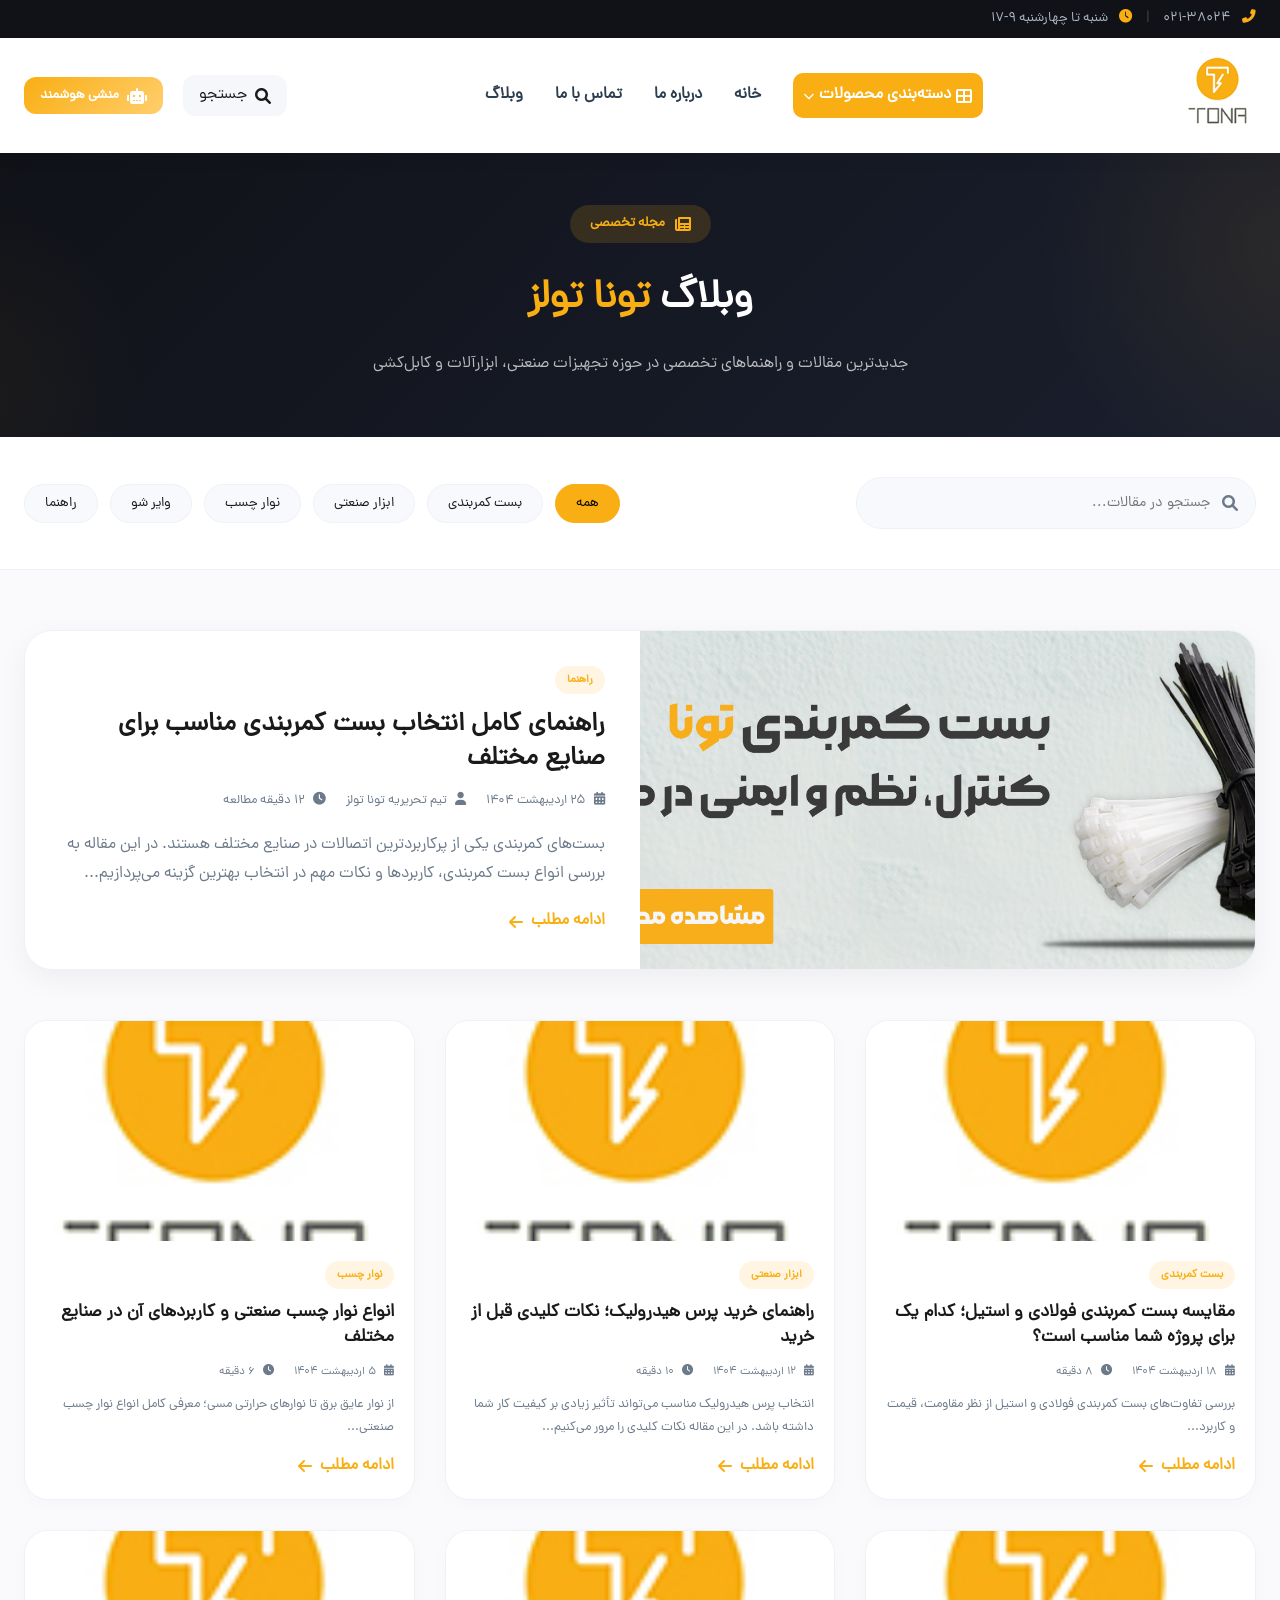
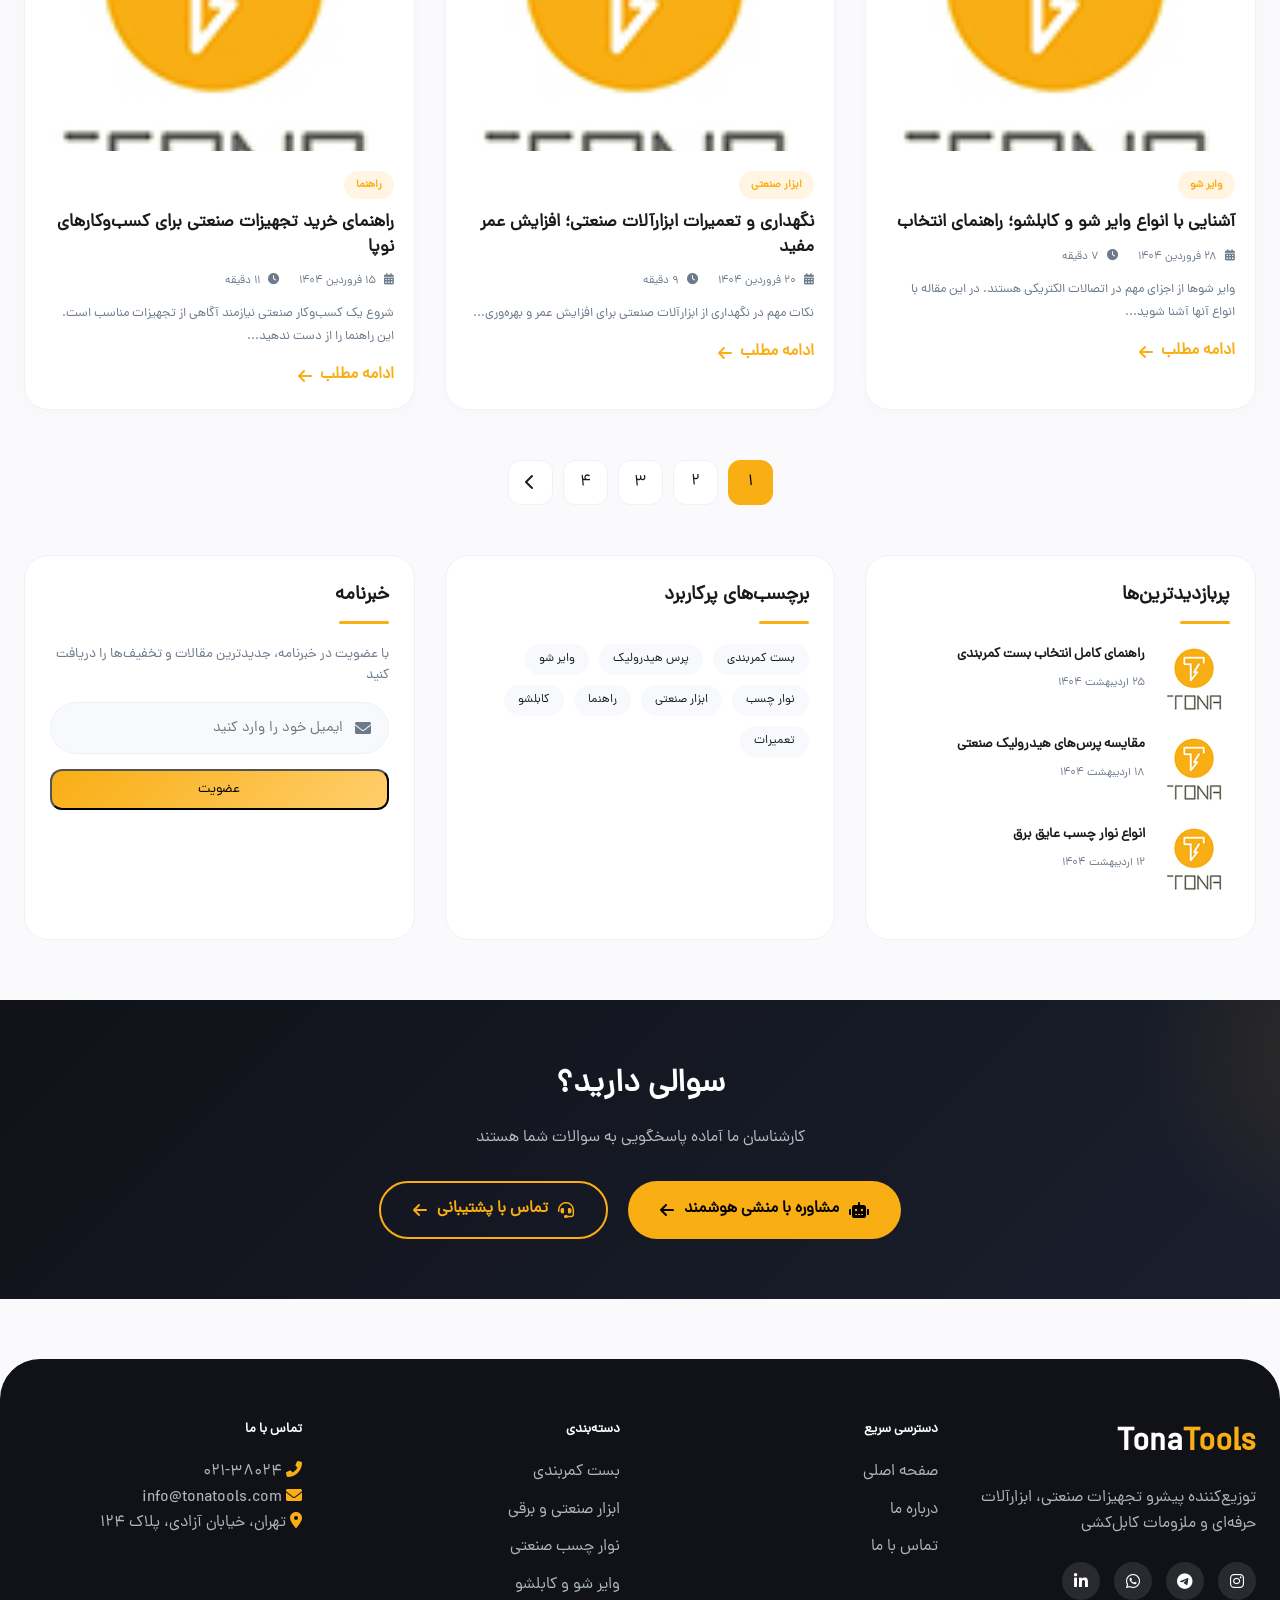
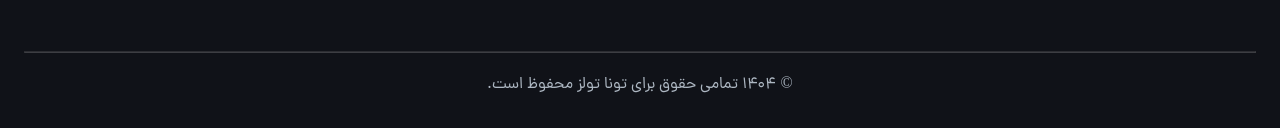
<file: blog.html>
<!DOCTYPE html>
<html lang="fa" dir="rtl">

<head>
    <meta charset="UTF-8">
    <meta name="viewport" content="width=device-width, initial-scale=1.0, maximum-scale=1.0, user-scalable=yes">
    <title>وبلاگ | TonaTools - مجله تخصصی تجهیزات صنعتی</title>
    <meta name="description"
        content="مقالات تخصصی در حوزه تجهیزات صنعتی، ابزارآلات، بست کمربندی، نوار چسب صنعتی، وایر شو و راهنمای خرید">

    <!-- Font Awesome -->
    <link rel="stylesheet" href="https://cdnjs.cloudflare.com/ajax/libs/font-awesome/6.0.0-beta3/css/all.min.css">
    <!-- Swiper JS CSS -->
    <link rel="stylesheet" href="assets/css/swiper-bundle.min.css">
    <link rel="stylesheet" href="assets/css/style.css">
    <link rel="stylesheet" href="assets/css/blog.css">
</head>

<body>

    <main class="blog-page">

        <!-- بخش Hero -->
        <section class="blog-hero">
            <div class="container">
                <div class="blog-hero-content">
                    <div class="blog-hero-badge">
                        <i class="fas fa-newspaper" style="color: #f9ae13;"></i>
                        <span>مجله تخصصی</span>
                    </div>
                    <h1>وبلاگ <span>تونا تولز</span></h1>
                    <p>جدیدترین مقالات و راهنماهای تخصصی در حوزه تجهیزات صنعتی، ابزارآلات و کابل‌کشی</p>
                </div>
            </div>
        </section>

        <!-- نوار جستجو و دسته‌بندی -->
        <section class="blog-search-section">
            <div class="container">
                <div class="blog-search-wrapper">
                    <div class="blog-search-box">
                        <i class="fas fa-search"></i>
                        <input type="text" id="searchInput" placeholder="جستجو در مقالات...">
                    </div>
                    <div class="blog-categories" id="categoryFilter">
                        <button class="blog-cat-btn active" data-cat="all">همه</button>
                        <button class="blog-cat-btn" data-cat="بست کمربندی">بست کمربندی</button>
                        <button class="blog-cat-btn" data-cat="ابزار صنعتی">ابزار صنعتی</button>
                        <button class="blog-cat-btn" data-cat="نوار چسب">نوار چسب</button>
                        <button class="blog-cat-btn" data-cat="وایر شو">وایر شو</button>
                        <button class="blog-cat-btn" data-cat="راهنما">راهنما</button>
                    </div>
                </div>
            </div>
        </section>

        <!-- بخش مقالات اصلی -->
        <section class="blog-main-section">
            <div class="container">

                <!-- مقاله ویژه -->
                <div class="featured-post" id="featuredPost">
                    <div class="featured-post-image">
                        <img src="assets/image/slider-1.jpg" alt="مقاله ویژه">
                    </div>
                    <div class="featured-post-content">
                        <span class="post-category">راهنما</span>
                        <h2><a href="single-blog.html">راهنمای کامل انتخاب بست کمربندی مناسب برای صنایع مختلف</a></h2>
                        <div class="post-meta">
                            <span><i class="fas fa-calendar-alt"></i> ۲۵ اردیبهشت ۱۴۰۴</span>
                            <span><i class="fas fa-user"></i> تیم تحریریه تونا تولز</span>
                            <span><i class="fas fa-clock"></i> ۱۲ دقیقه مطالعه</span>
                        </div>
                        <p class="post-excerpt">بست‌های کمربندی یکی از پرکاربردترین اتصالات در صنایع مختلف هستند. در این
                            مقاله
                            به بررسی انواع بست کمربندی، کاربردها و نکات مهم در انتخاب بهترین گزینه می‌پردازیم...</p>
                        <a href="single-blog.html" class="read-more">ادامه مطلب <i class="fas fa-arrow-left"></i></a>
                    </div>
                </div>

                <!-- گرید مقالات -->
                <div class="blog-grid" id="blogGrid">
                    <!-- مقاله 1 -->
                    <div class="blog-card" data-category="بست کمربندی">
                        <div class="blog-card-image">
                            <img src="assets/image/logo.jpg" alt="مقاله 1">
                        </div>
                        <div class="blog-card-content">
                            <span class="post-category">بست کمربندی</span>
                            <h3><a href="single-blog.html">مقایسه بست کمربندی فولادی و استیل؛ کدام یک برای پروژه شما مناسب است؟</a>
                            </h3>
                            <div class="post-meta">
                                <span><i class="fas fa-calendar-alt"></i> ۱۸ اردیبهشت ۱۴۰۴</span>
                                <span><i class="fas fa-clock"></i> ۸ دقیقه</span>
                            </div>
                            <p class="post-excerpt">بررسی تفاوت‌های بست کمربندی فولادی و استیل از نظر مقاومت، قیمت و
                                کاربرد...</p>
                            <a href="single-blog.html" class="read-more">ادامه مطلب <i class="fas fa-arrow-left"></i></a>
                        </div>
                    </div>

                    <!-- مقاله 2 -->
                    <div class="blog-card" data-category="ابزار صنعتی">
                        <div class="blog-card-image">
                            <img src="assets/image/logo.jpg" alt="مقاله 2">
                        </div>
                        <div class="blog-card-content">
                            <span class="post-category">ابزار صنعتی</span>
                            <h3><a href="single-blog.html">راهنمای خرید پرس هیدرولیک؛ نکات کلیدی قبل از خرید</a></h3>
                            <div class="post-meta">
                                <span><i class="fas fa-calendar-alt"></i> ۱۲ اردیبهشت ۱۴۰۴</span>
                                <span><i class="fas fa-clock"></i> ۱۰ دقیقه</span>
                            </div>
                            <p class="post-excerpt">انتخاب پرس هیدرولیک مناسب می‌تواند تأثیر زیادی بر کیفیت کار شما
                                داشته باشد.
                                در این مقاله نکات کلیدی را مرور می‌کنیم...</p>
                            <a href="single-blog.html" class="read-more">ادامه مطلب <i class="fas fa-arrow-left"></i></a>
                        </div>
                    </div>

                    <!-- مقاله 3 -->
                    <div class="blog-card" data-category="نوار چسب">
                        <div class="blog-card-image">
                            <img src="assets/image/logo.jpg" alt="مقاله 3">
                        </div>
                        <div class="blog-card-content">
                            <span class="post-category">نوار چسب</span>
                            <h3><a href="single-blog.html">انواع نوار چسب صنعتی و کاربردهای آن در صنایع مختلف</a></h3>
                            <div class="post-meta">
                                <span><i class="fas fa-calendar-alt"></i> ۵ اردیبهشت ۱۴۰۴</span>
                                <span><i class="fas fa-clock"></i> ۶ دقیقه</span>
                            </div>
                            <p class="post-excerpt">از نوار عایق برق تا نوارهای حرارتی مسی؛ معرفی کامل انواع نوار چسب
                                صنعتی...</p>
                            <a href="single-blog.html" class="read-more">ادامه مطلب <i class="fas fa-arrow-left"></i></a>
                        </div>
                    </div>

                    <!-- مقاله 4 -->
                    <div class="blog-card" data-category="وایر شو">
                        <div class="blog-card-image">
                            <img src="assets/image/logo.jpg" alt="مقاله 4">
                        </div>
                        <div class="blog-card-content">
                            <span class="post-category">وایر شو</span>
                            <h3><a href="single-blog.html">آشنایی با انواع وایر شو و کابلشو؛ راهنمای انتخاب</a></h3>
                            <div class="post-meta">
                                <span><i class="fas fa-calendar-alt"></i> ۲۸ فروردین ۱۴۰۴</span>
                                <span><i class="fas fa-clock"></i> ۷ دقیقه</span>
                            </div>
                            <p class="post-excerpt">وایر شوها از اجزای مهم در اتصالات الکتریکی هستند. در این مقاله با
                                انواع
                                آنها آشنا شوید...</p>
                            <a href="single-blog.html" class="read-more">ادامه مطلب <i class="fas fa-arrow-left"></i></a>
                        </div>
                    </div>

                    <!-- مقاله 5 -->
                    <div class="blog-card" data-category="ابزار صنعتی">
                        <div class="blog-card-image">
                            <img src="assets/image/logo.jpg" alt="مقاله 5">
                        </div>
                        <div class="blog-card-content">
                            <span class="post-category">ابزار صنعتی</span>
                            <h3><a href="single-blog.html">نگهداری و تعمیرات ابزارآلات صنعتی؛ افزایش عمر مفید</a></h3>
                            <div class="post-meta">
                                <span><i class="fas fa-calendar-alt"></i> ۲۰ فروردین ۱۴۰۴</span>
                                <span><i class="fas fa-clock"></i> ۹ دقیقه</span>
                            </div>
                            <p class="post-excerpt">نکات مهم در نگهداری از ابزارآلات صنعتی برای افزایش عمر و بهره‌وری...
                            </p>
                            <a href="single-blog.html" class="read-more">ادامه مطلب <i class="fas fa-arrow-left"></i></a>
                        </div>
                    </div>

                    <!-- مقاله 6 -->
                    <div class="blog-card" data-category="راهنما">
                        <div class="blog-card-image">
                            <img src="assets/image/logo.jpg" alt="مقاله 6">
                        </div>
                        <div class="blog-card-content">
                            <span class="post-category">راهنما</span>
                            <h3><a href="single-blog.html">راهنمای خرید تجهیزات صنعتی برای کسب‌وکارهای نوپا</a></h3>
                            <div class="post-meta">
                                <span><i class="fas fa-calendar-alt"></i> ۱۵ فروردین ۱۴۰۴</span>
                                <span><i class="fas fa-clock"></i> ۱۱ دقیقه</span>
                            </div>
                            <p class="post-excerpt">شروع یک کسب‌وکار صنعتی نیازمند آگاهی از تجهیزات مناسب است. این
                                راهنما را
                                از دست ندهید...</p>
                            <a href="single-blog.html" class="read-more">ادامه مطلب <i class="fas fa-arrow-left"></i></a>
                        </div>
                    </div>
                </div>

                <!-- صفحه‌بندی -->
                <div class="pagination">
                    <a href="#" class="page-link active">۱</a>
                    <a href="#" class="page-link">۲</a>
                    <a href="#" class="page-link">۳</a>
                    <a href="#" class="page-link">۴</a>
                    <a href="#" class="page-link"><i class="fas fa-chevron-left"></i></a>
                </div>

                <!-- سایدبار -->
                <div class="blog-sidebar">
                    <!-- پست‌های محبوب -->
                    <div class="sidebar-widget">
                        <h3 class="widget-title">پربازدیدترین‌ها</h3>
                        <div class="popular-post-item">
                            <div class="popular-post-img">
                                <img src="assets/image/logo.jpg" alt="پست محبوب">
                            </div>
                            <div class="popular-post-info">
                                <h4>راهنمای کامل انتخاب بست کمربندی</h4>
                                <span>۲۵ اردیبهشت ۱۴۰۴</span>
                            </div>
                        </div>
                        <div class="popular-post-item">
                            <div class="popular-post-img">
                                <img src="assets/image/logo.jpg" alt="پست محبوب">
                            </div>
                            <div class="popular-post-info">
                                <h4>مقایسه پرس‌های هیدرولیک صنعتی</h4>
                                <span>۱۸ اردیبهشت ۱۴۰۴</span>
                            </div>
                        </div>
                        <div class="popular-post-item">
                            <div class="popular-post-img">
                                <img src="assets/image/logo.jpg" alt="پست محبوب">
                            </div>
                            <div class="popular-post-info">
                                <h4>انواع نوار چسب عایق برق</h4>
                                <span>۱۲ اردیبهشت ۱۴۰۴</span>
                            </div>
                        </div>
                    </div>

                    <!-- برچسب‌ها -->
                    <div class="sidebar-widget">
                        <h3 class="widget-title">برچسب‌های پرکاربرد</h3>
                        <div class="tags-cloud">
                            <a href="#" class="tag">بست کمربندی</a>
                            <a href="#" class="tag">پرس هیدرولیک</a>
                            <a href="#" class="tag">وایر شو</a>
                            <a href="#" class="tag">نوار چسب</a>
                            <a href="#" class="tag">ابزار صنعتی</a>
                            <a href="#" class="tag">راهنما</a>
                            <a href="#" class="tag">کابلشو</a>
                            <a href="#" class="tag">تعمیرات</a>
                        </div>
                    </div>

                    <!-- خبرنامه -->
                    <div class="sidebar-widget">
                        <h3 class="widget-title">خبرنامه</h3>
                        <p style="font-size: 0.85rem; color: var(--text-muted); margin-bottom: 15px;">با عضویت در
                            خبرنامه، جدیدترین مقالات و تخفیف‌ها را دریافت کنید</p>
                        <div class="blog-search-box" style="max-width: 100%;">
                            <i class="fas fa-envelope"></i>
                            <input type="email" placeholder="ایمیل خود را وارد کنید">
                        </div>
                        <button class="submit-btn"
                            onclick="Swal.fire({ icon: 'success', title: 'عضویت شما ثبت شد', text: 'به زودی جدیدترین مطالب برای شما ارسال می‌شود', confirmButtonColor: '#f9ae13' })">
                            عضویت
                        </button>
                    </div>
                </div>

            </div>
        </section>

        <!-- بخش CTA -->
        <section class="cta-section">
            <div class="container">
                <div class="cta-content">
                    <h2>سوالی دارید؟</h2>
                    <p>کارشناسان ما آماده پاسخگویی به سوالات شما هستند</p>
                    <div class="cta-buttons">
                        <a href="tonatools-ai.html" class="btn-primary">
                            <i class="fas fa-robot"></i>
                            <span>مشاوره با منشی هوشمند</span>
                            <i class="fas fa-arrow-left"></i>
                        </a>
                        <a href="contact.html" class="btn-secondary">
                            <i class="fas fa-headset"></i>
                            <span>تماس با پشتیبانی</span>
                            <i class="fas fa-arrow-left"></i>
                        </a>
                    </div>
                </div>
            </div>
        </section>

    </main>

    <!-- اسکریپت‌ها -->
    <script src="assets/js/swiper-bundle.min.js"></script>
    <script src="assets/js/click-animation.js"></script>
    <script src="assets/js/loader.js"></script>
    <script src="assets/js/blog.js"></script>
    <script src="assets/js/script.js"></script>
    <script src="assets/js/swiperInit.js"></script>

</body>

</html>
</file>
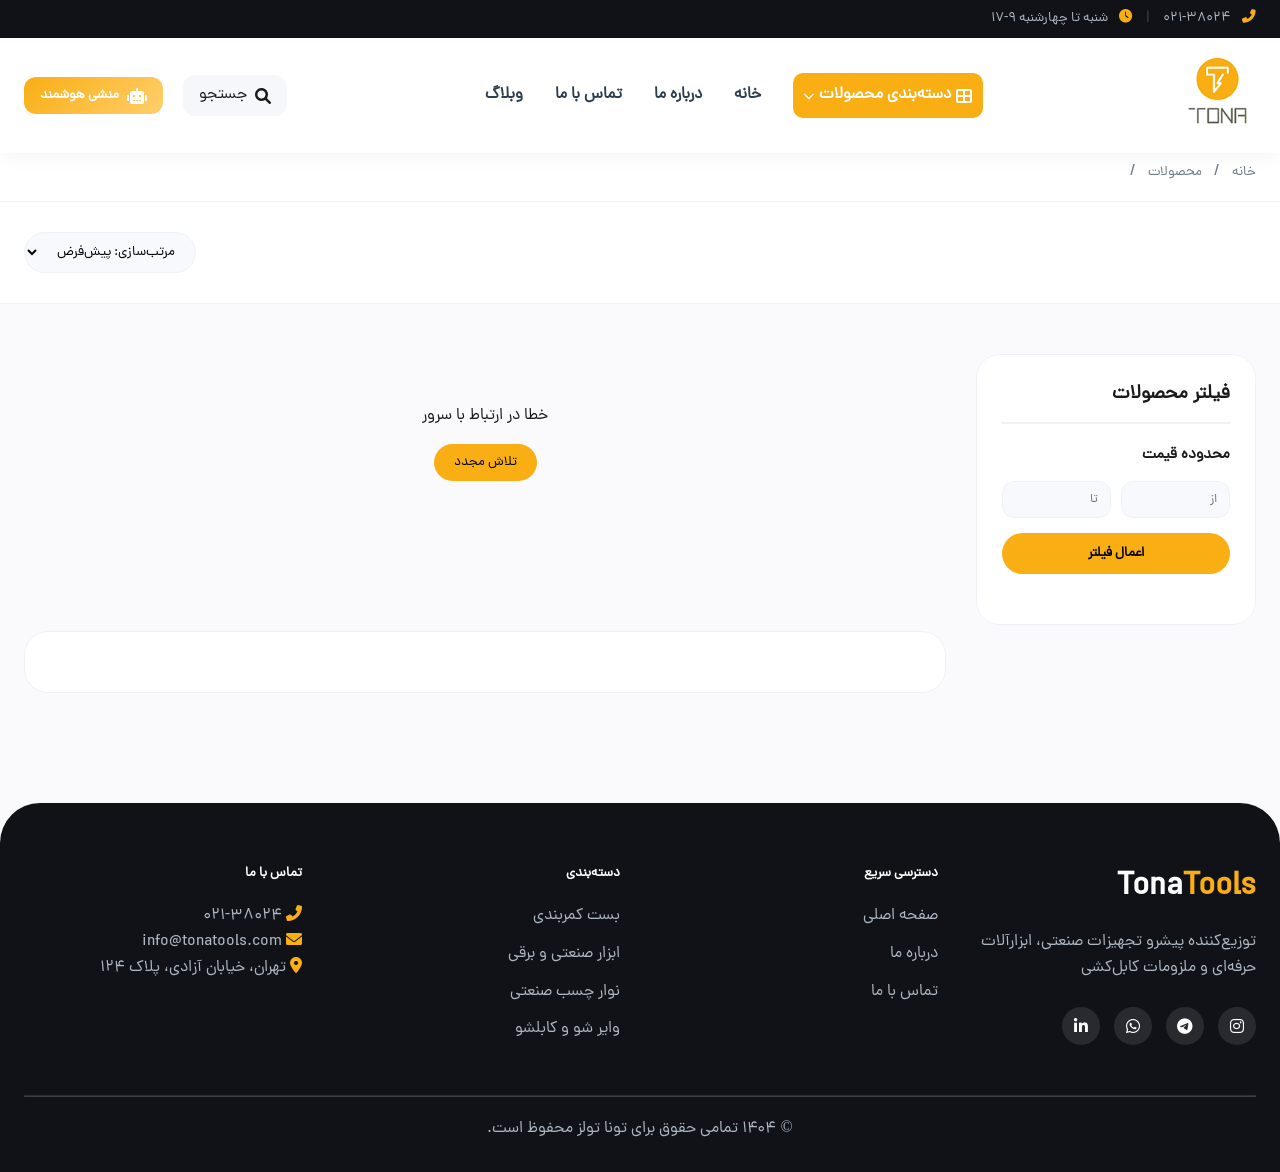
<file: category-detail.html>
<!DOCTYPE html>
<html lang="fa" dir="rtl">

<head>
    <meta charset="UTF-8">
    <meta name="viewport" content="width=device-width, initial-scale=1.0, maximum-scale=1.0, user-scalable=yes">
    <title>محصولات بست کمربندی | TonaTools - توزیع‌کننده پیشرو تجهیزات صنعتی</title>
    <meta name="description"
        content="خرید انواع بست کمربندی فولادی، استیل و گالوانیزه با بهترین قیمت و ضمانت اصالت کالا">

    <!-- Font Awesome -->
    <link rel="stylesheet" href="https://cdnjs.cloudflare.com/ajax/libs/font-awesome/6.0.0-beta3/css/all.min.css">
    <!-- Swiper JS CSS -->
    <link rel="stylesheet" href="assets/css/swiper-bundle.min.css">
    <link rel="stylesheet" href="assets/css/style.css">
    <link rel="stylesheet" href="assets/css/category-detail.css">
</head>

<body>

    <main class="category-page">

        <!-- مسیر راهنما -->
        <div class="breadcrumb">
            <div class="container">
                <a href="index.html">خانه</a>
                <span>/</span>
                <a href="#">محصولات</a>
                <span>/</span>
            </div>
        </div>

        <!-- فیلترها -->
        <section class="filter-section">
            <div class="container">
                <div class="filter-wrapper">
                    <div class="filter-group">
                        <select class="sort-select" id="sortSelect">
                            <option value="default">مرتب‌سازی: پیش‌فرض</option>
                            <option value="price_asc">ارزان‌ترین</option>
                            <option value="price_desc">گران‌ترین</option>
                            <option value="newest">جدیدترین</option>
                        </select>
                        <button class="filter-btn" id="mobileFilterBtn" style="display: none;">
                            <i class="fas fa-filter"></i> فیلترها
                        </button>
                    </div>
                </div>
            </div>
        </section>

        <!-- محتوای اصلی -->
        <section class="category-main-section">
            <div class="container">
                <div class="category-layout">

                    <!-- سایدبار فیلتر -->
                    <div class="filter-sidebar" id="filterSidebar">
                        <h3 class="filter-sidebar-title">فیلتر محصولات</h3>
                        <div class="filter-sidebar-section">
                            <h4>محدوده قیمت</h4>
                            <div class="price-range">
                                <div class="price-inputs">
                                    <input type="number" id="priceMin" placeholder="از">
                                    <input type="number" id="priceMax" placeholder="تا">
                                </div>
                                <button class="apply-filter-btn" id="applyPriceFilter">اعمال فیلتر</button>
                            </div>
                        </div>
                    </div>

                    <!-- گرید محصولات -->
                    <div>
                        <div class="products-grid" id="productsGrid">
                            <div class="loading-products">
                                <i class="fas fa-spinner fa-pulse" style="font-size:40px; color:#f9ae13;"></i>
                                <p>در حال بارگذاری محصولات...</p>
                            </div>
                        </div>

                        <!-- صفحه‌بندی -->
                        <div class="pagination" id="pagination"></div>

                        <!-- توضیحات دسته‌بندی -->
                        <div class="category-description" id="categoryDescription">
                            <!-- داینامیک پر می‌شود -->
                        </div>
                    </div>

                </div>
            </div>
        </section>

    </main>

    <!-- اسکریپت‌ها -->
    <script src="assets/js/swiper-bundle.min.js"></script>
    <script src="assets/js/loader.js"></script>
    <script src="assets/js/click-animation.js"></script>
    <script src="assets/js/category-detail.js"></script>
    <script src="assets/js/script.js"></script>
    <script src="assets/js/swiperInit.js"></script>

</body>

</html>
</file>
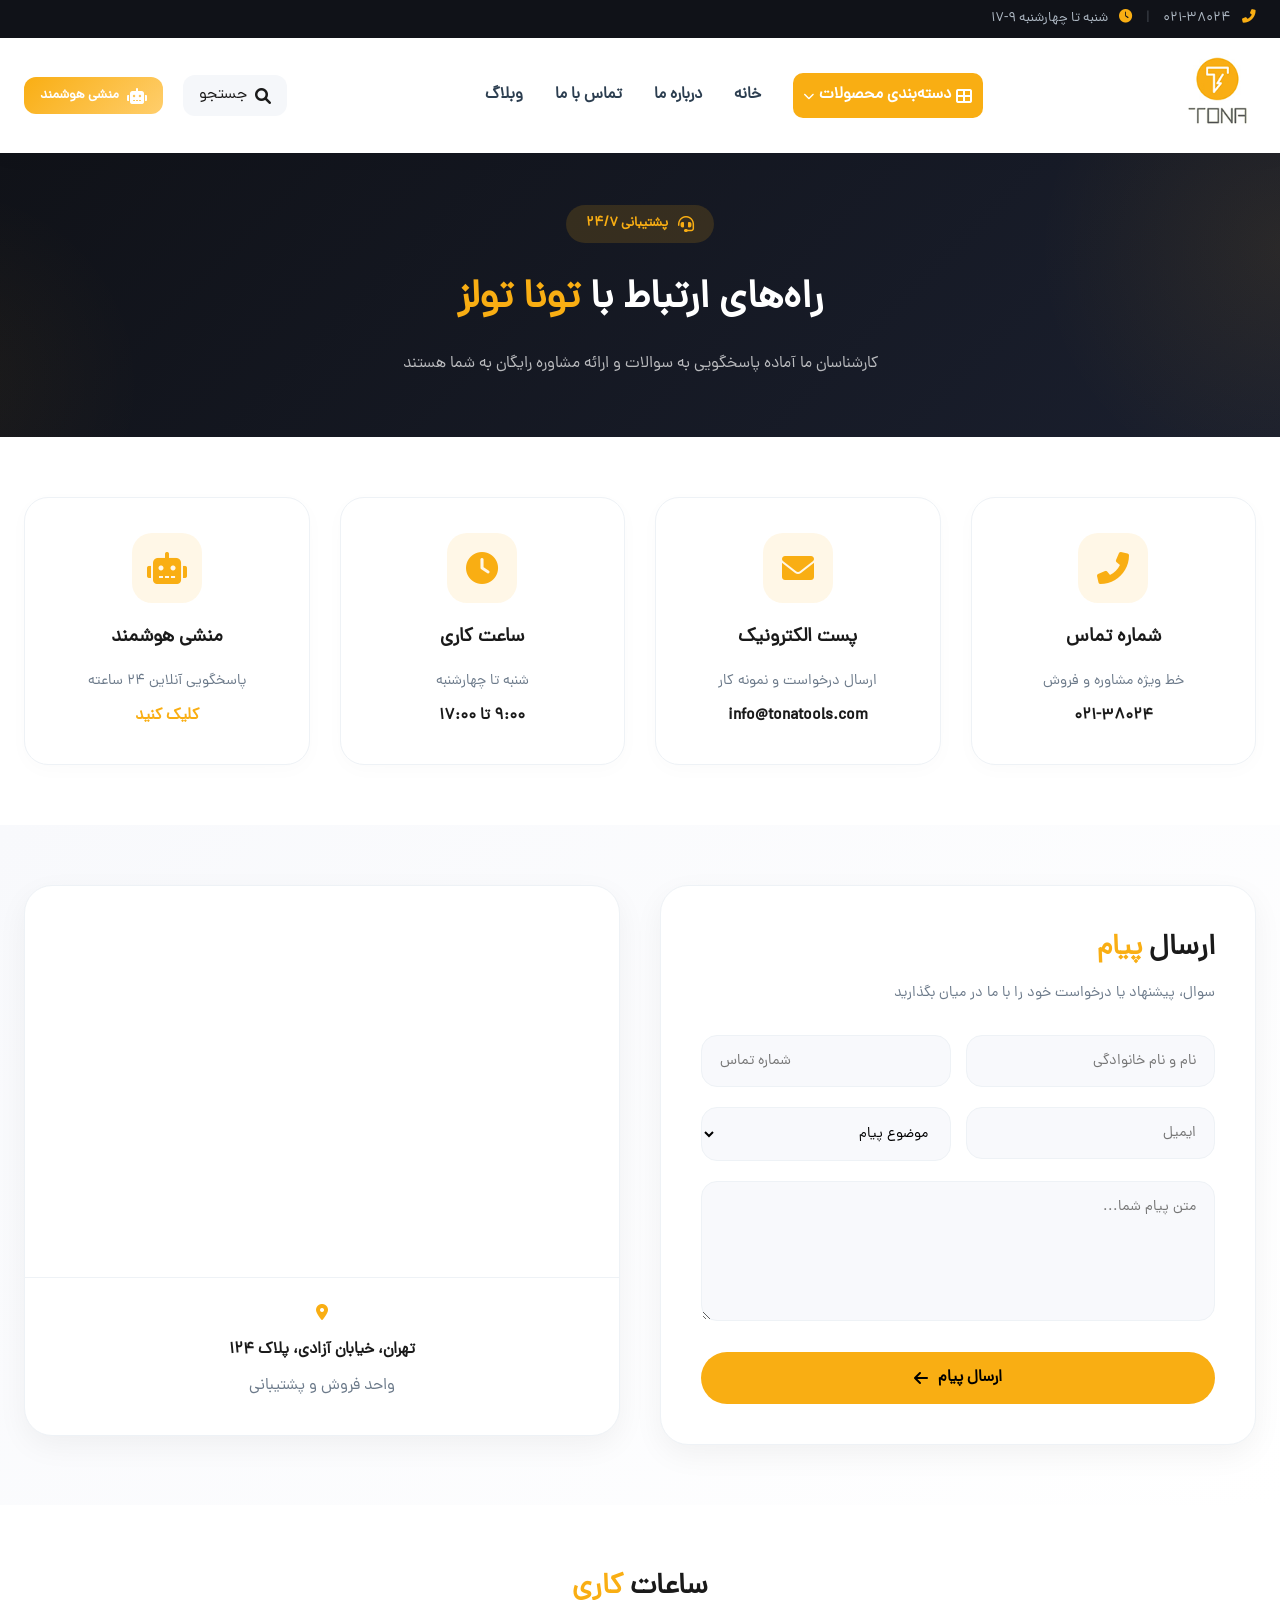
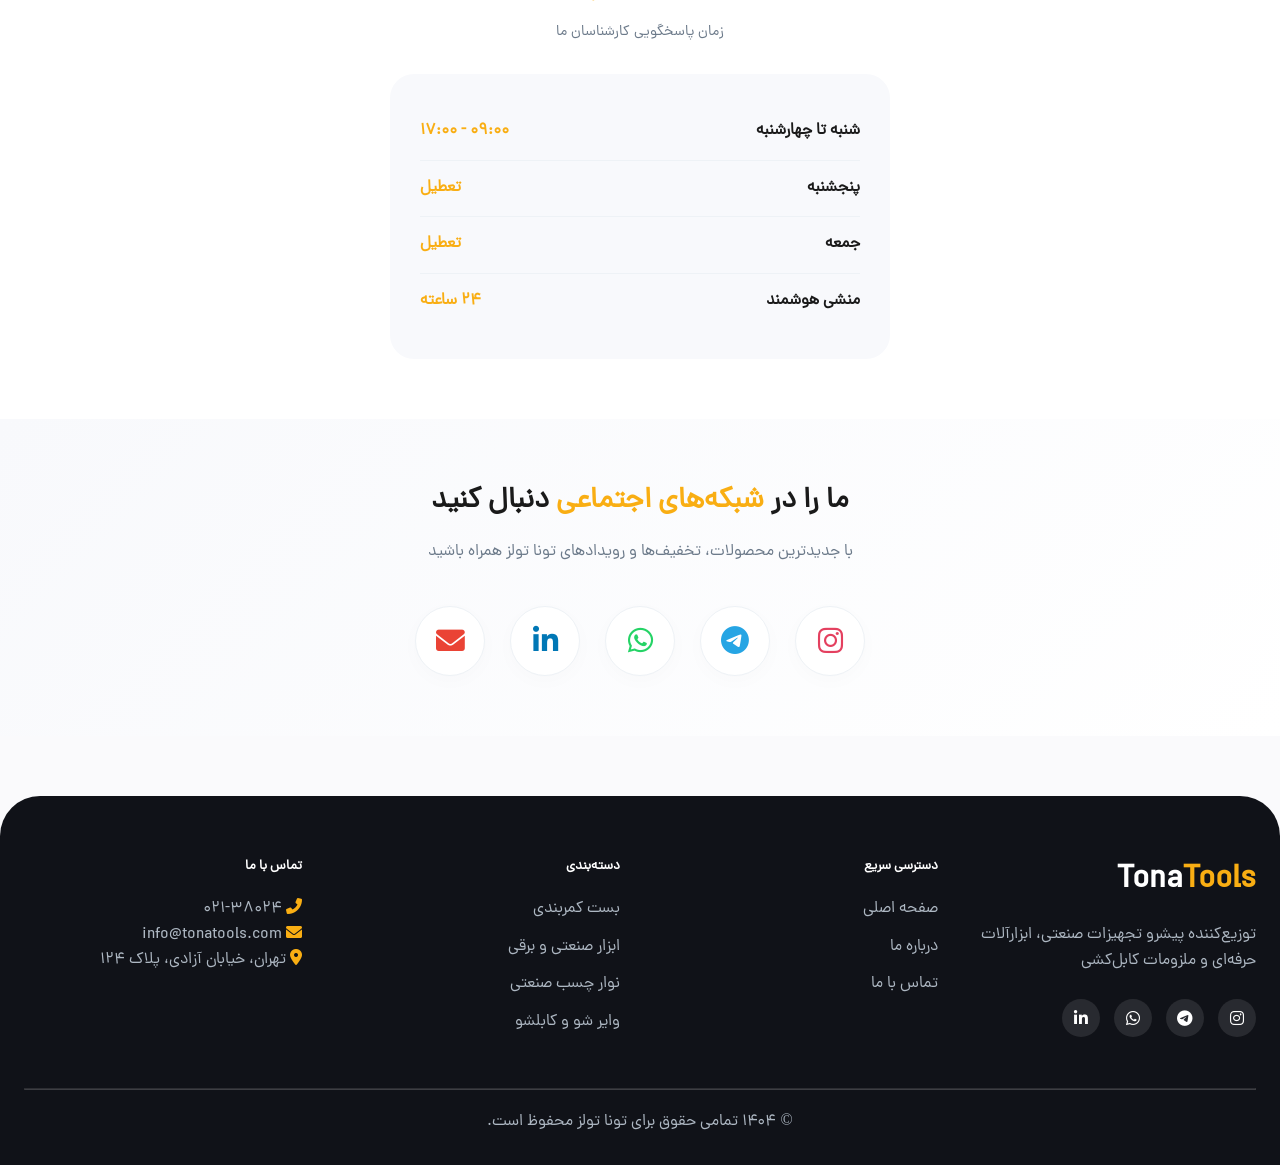
<file: contact.html>
<!DOCTYPE html>
<html lang="fa" dir="rtl">

<head>
    <meta charset="UTF-8">
    <meta name="viewport" content="width=device-width, initial-scale=1.0, maximum-scale=1.0, user-scalable=yes">
    <title>تماس با ما | TonaTools - توزیع‌کننده پیشرو تجهیزات صنعتی</title>
    <meta name="description"
        content="راه‌های ارتباطی با تونا تولز - مشاوره رایگان، استعلام قیمت، ثبت سفارش و پشتیبانی فروش">

    <!-- Font Awesome -->
    <link rel="stylesheet" href="https://cdnjs.cloudflare.com/ajax/libs/font-awesome/6.0.0-beta3/css/all.min.css">
    <!-- Swiper JS CSS -->
    <link rel="stylesheet" href="assets/css/swiper-bundle.min.css">
    <link rel="stylesheet" href="assets/css/style.css">
    <link rel="stylesheet" href="assets/css/contact.css">
</head>

<body>

    <!-- ==================== هدر توسط JS لود می‌شود ==================== -->

    <main class="contact-page">

        <!-- بخش Hero -->
        <section class="contact-hero">
            <div class="container">
                <div class="contact-hero-content">
                    <div class="contact-hero-badge">
                        <i class="fas fa-headset" style="color: #f9ae13;"></i>
                        <span>پشتیبانی ۲۴/۷</span>
                    </div>
                    <h1>راه‌های ارتباط با <span>تونا تولز</span></h1>
                    <p>کارشناسان ما آماده پاسخگویی به سوالات و ارائه مشاوره رایگان به شما هستند</p>
                </div>
            </div>
        </section>

        <!-- بخش اطلاعات تماس -->
        <section class="contact-info-section">
            <div class="container">
                <div class="contact-grid">
                    <div class="contact-card">
                        <div class="contact-card-icon">
                            <i class="fas fa-phone-alt"></i>
                        </div>
                        <h3>شماره تماس</h3>
                        <p>خط ویژه مشاوره و فروش</p>
                        <div class="contact-value">021-38024</div>
                    </div>

                    <div class="contact-card">
                        <div class="contact-card-icon">
                            <i class="fas fa-envelope"></i>
                        </div>
                        <h3>پست الکترونیک</h3>
                        <p>ارسال درخواست و نمونه کار</p>
                        <div class="contact-value">info@tonatools.com</div>
                    </div>

                    <div class="contact-card">
                        <div class="contact-card-icon">
                            <i class="fas fa-clock"></i>
                        </div>
                        <h3>ساعت کاری</h3>
                        <p>شنبه تا چهارشنبه</p>
                        <div class="contact-value">۹:۰۰ تا ۱۷:۰۰</div>
                    </div>

                    <div class="contact-card">
                        <div class="contact-card-icon">
                            <i class="fas fa-robot"></i>
                        </div>
                        <h3>منشی هوشمند</h3>
                        <p>پاسخگویی آنلاین ۲۴ ساعته</p>
                        <a href="tonatools-ai.html" class="contact-value"
                            style="color: var(--main-color-one); text-decoration: none;">کلیک کنید</a>
                    </div>
                </div>
            </div>
        </section>

        <!-- بخش فرم و نقشه -->
        <section class="contact-form-section">
            <div class="container">
                <div class="form-map-wrapper">
                    <!-- فرم تماس -->
                    <div class="contact-form">
                        <h2 class="form-title">ارسال <span>پیام</span></h2>
                        <p class="form-subtitle">سوال، پیشنهاد یا درخواست خود را با ما در میان بگذارید</p>

                        <form id="contactForm">
                            <div class="form-row">
                                <div class="form-group">
                                    <input type="text" placeholder="نام و نام خانوادگی" required>
                                </div>
                                <div class="form-group">
                                    <input type="tel" placeholder="شماره تماس" required>
                                </div>
                            </div>
                            <div class="form-row">
                                <div class="form-group">
                                    <input type="email" placeholder="ایمیل">
                                </div>
                                <div class="form-group">
                                    <select>
                                        <option>موضوع پیام</option>
                                        <option>مشاوره خرید</option>
                                        <option>استعلام قیمت</option>
                                        <option>درخواست همکاری</option>
                                        <option>پشتیبانی</option>
                                        <option>سایر موارد</option>
                                    </select>
                                </div>
                            </div>
                            <div class="form-group">
                                <textarea rows="5" placeholder="متن پیام شما..." required></textarea>
                            </div>
                            <button type="submit" class="submit-btn">
                                <span>ارسال پیام</span>
                                <i class="fas fa-arrow-left"></i>
                            </button>
                        </form>
                    </div>

                    <!-- نقشه -->
                    <div class="map-wrapper">
                        <iframe
                            src="https://www.google.com/maps/embed?pb=!1m18!1m12!1m3!1x3237.873276325219!2d51.335159!3d35.751058!2m3!1f0!2f0!3f0!3m2!1i1024!2i768!4f13.1!3m3!1m2!1s0x3f8dfc3e2b8f0b9d%3A0x5e7e8f2c4a9d6e3b!2sTehran!5e0!3m2!1sen!2sir!4v1700000000000!5m2!1sen!2sir"
                            allowfullscreen="" loading="lazy" referrerpolicy="no-referrer-when-downgrade">
                        </iframe>
                        <div class="map-info">
                            <p><i class="fas fa-map-marker-alt" style="color: var(--main-color-one);"></i></p>
                            <p class="address">تهران، خیابان آزادی، پلاک ۱۲۴</p>
                            <p>واحد فروش و پشتیبانی</p>
                        </div>
                    </div>
                </div>
            </div>
        </section>

        <!-- بخش ساعات کاری -->
        <section class="working-hours">
            <div class="container">
                <div class="hours-wrapper">
                    <h2 class="hours-title">ساعات <span>کاری</span></h2>
                    <p class="form-subtitle">زمان پاسخگویی کارشناسان ما</p>

                    <div class="hours-list">
                        <div class="hours-item">
                            <span class="hours-day">شنبه تا چهارشنبه</span>
                            <span class="hours-time">۰۹:۰۰ - ۱۷:۰۰</span>
                        </div>
                        <div class="hours-item">
                            <span class="hours-day">پنجشنبه</span>
                            <span class="hours-time">تعطیل</span>
                        </div>
                        <div class="hours-item">
                            <span class="hours-day">جمعه</span>
                            <span class="hours-time">تعطیل</span>
                        </div>
                        <div class="hours-item">
                            <span class="hours-day">منشی هوشمند</span>
                            <span class="hours-time">۲۴ ساعته</span>
                        </div>
                    </div>
                </div>
            </div>
        </section>

        <!-- بخش شبکه‌های اجتماعی -->
        <section class="social-section">
            <div class="container">
                <div class="social-wrapper">
                    <h2 class="social-title">ما را در <span>شبکه‌های اجتماعی</span> دنبال کنید</h2>
                    <p class="social-subtitle">با جدیدترین محصولات، تخفیف‌ها و رویدادهای تونا تولز همراه باشید</p>

                    <div class="social-links">
                        <a href="#" class="social-link-item instagram"><i class="fab fa-instagram"></i></a>
                        <a href="#" class="social-link-item telegram"><i class="fab fa-telegram"></i></a>
                        <a href="#" class="social-link-item whatsapp"><i class="fab fa-whatsapp"></i></a>
                        <a href="#" class="social-link-item linkedin"><i class="fab fa-linkedin-in"></i></a>
                        <a href="#" class="social-link-item email"><i class="fas fa-envelope"></i></a>
                    </div>
                </div>
            </div>
        </section>
    </main>


    <script src="assets/js/swiper-bundle.min.js"></script>
    <script src="assets/js/click-animation.js"></script>
    <script src="assets/js/loader.js"></script>
    <script src="assets/js/script.js"></script>
    <script src="assets/js/contact.js"></script>
</body>

</html>
</file>
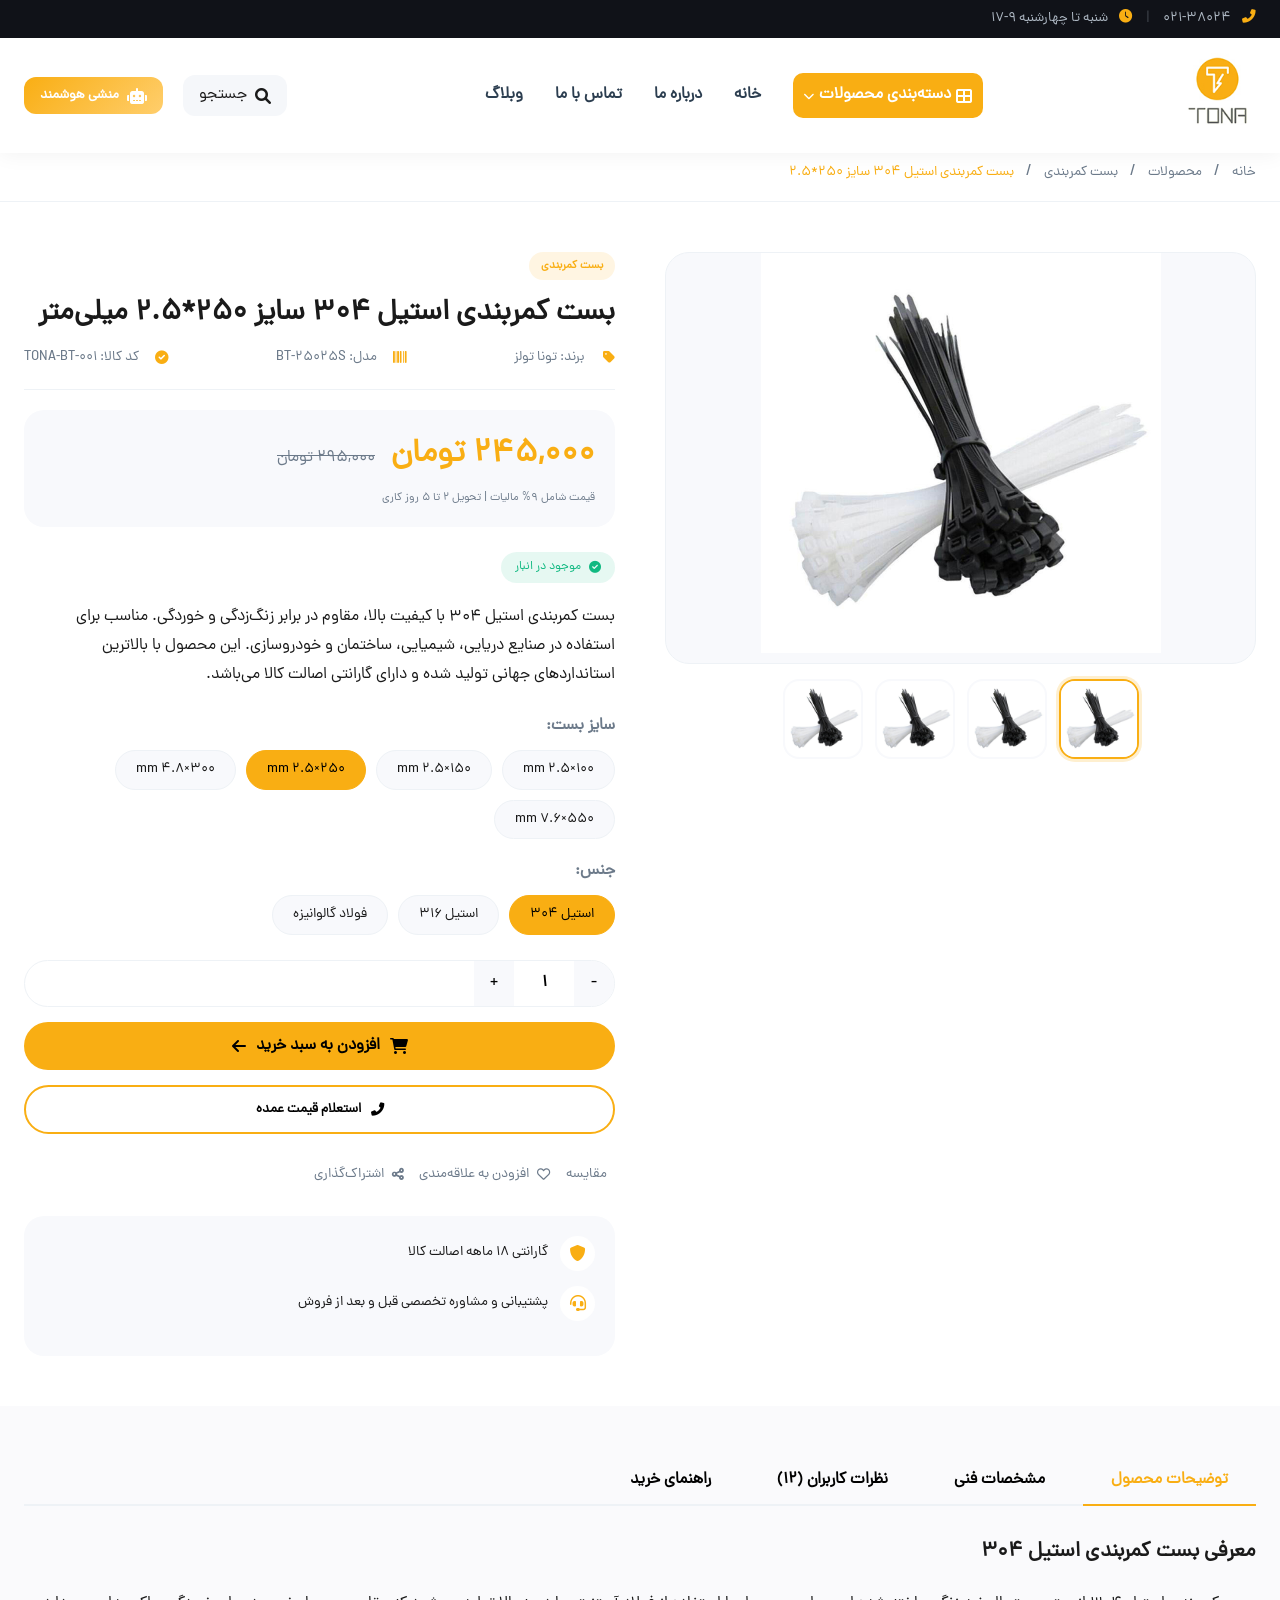
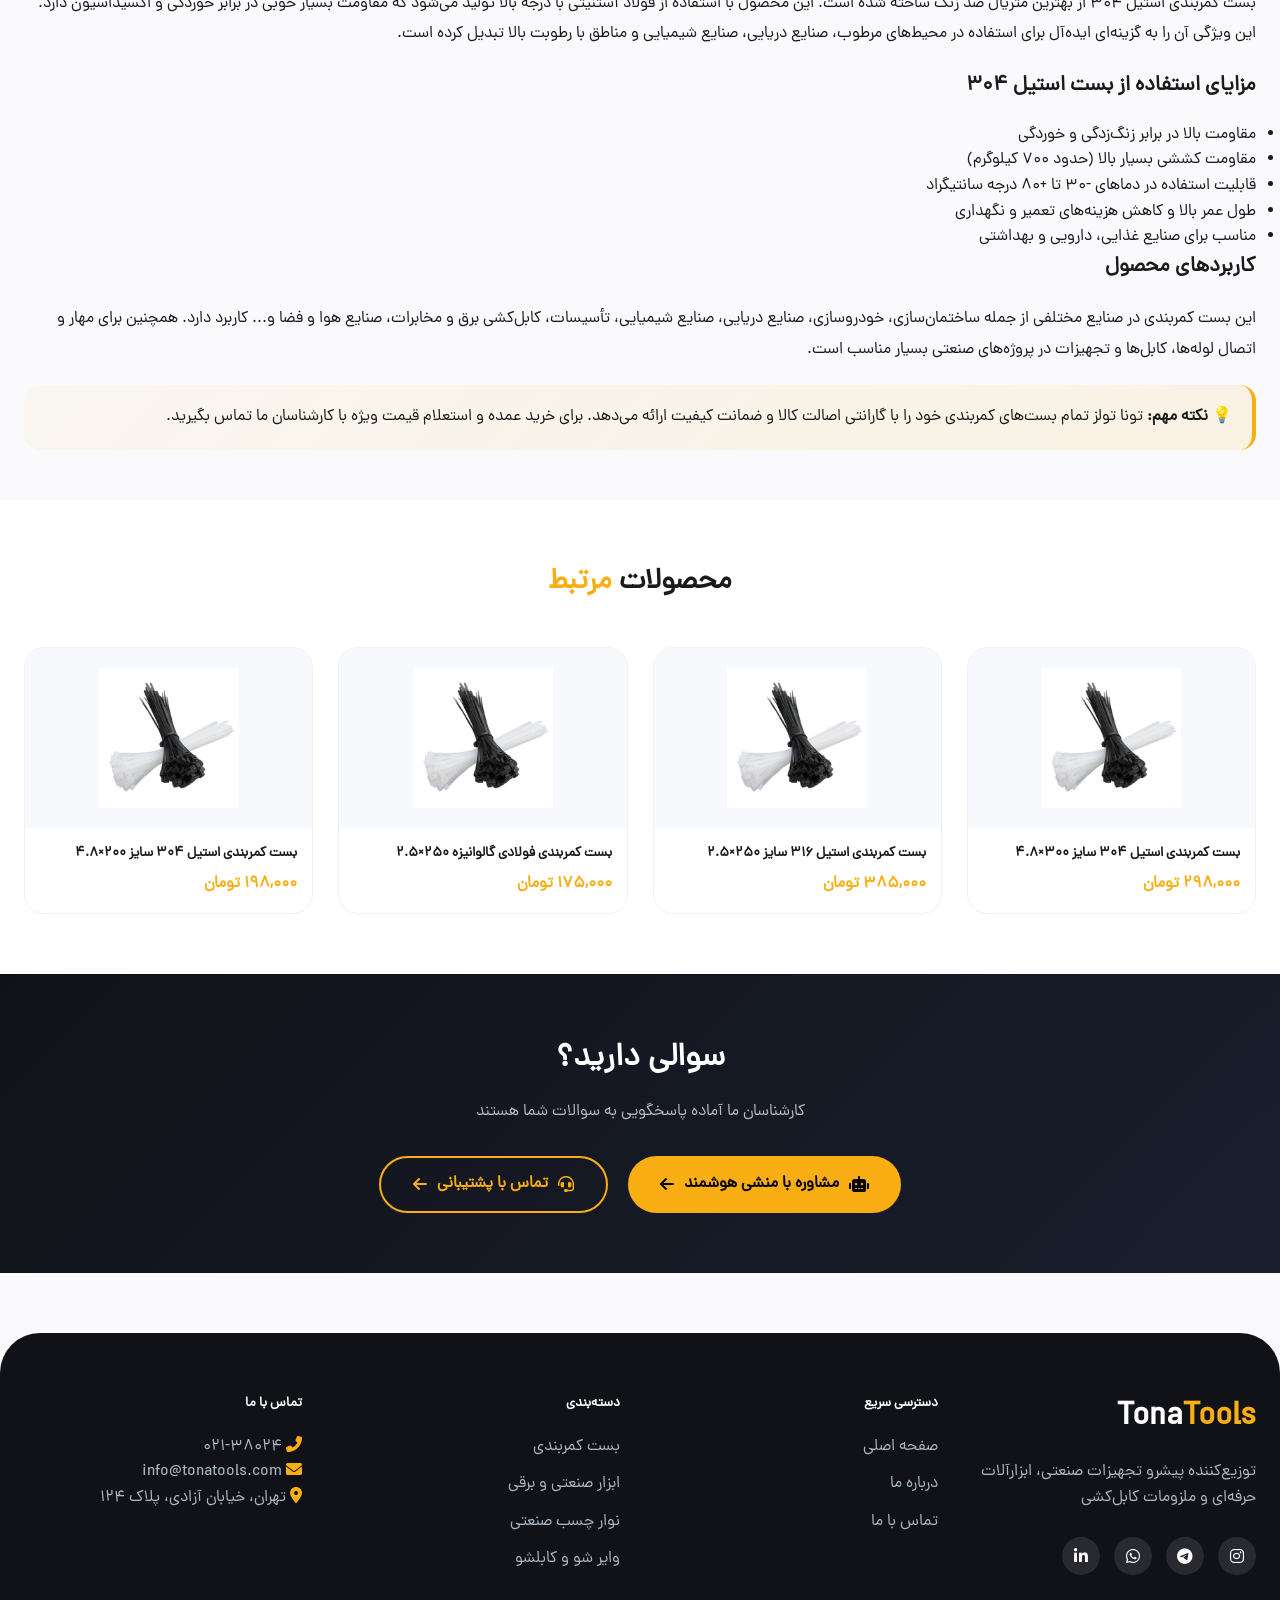
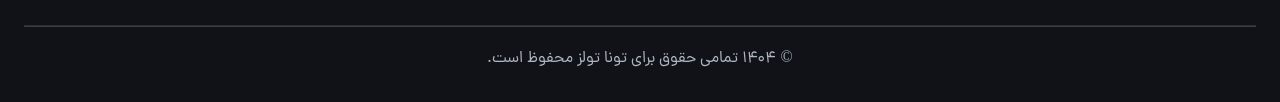
<file: product-detail.html>
<!DOCTYPE html>
<html lang="fa" dir="rtl">

<head>
    <meta charset="UTF-8">
    <meta name="viewport" content="width=device-width, initial-scale=1.0, maximum-scale=1.0, user-scalable=yes">
    <title>بست کمربندی استیل 304 سایز 250*2.5 | TonaTools</title>
    <meta name="description"
        content="خرید بست کمربندی استیل 304 سایز 250*2.5 با بهترین قیمت و ضمانت اصالت کالا - مناسب برای صنایع دریایی، شیمیایی و ساختمانی">

    <!-- Font Awesome -->
    <link rel="stylesheet" href="https://cdnjs.cloudflare.com/ajax/libs/font-awesome/6.0.0-beta3/css/all.min.css">
    <!-- Swiper JS CSS -->
    <link rel="stylesheet" href="assets/css/swiper-bundle.min.css">
    <link rel="stylesheet" href="assets/css/style.css">
    <link rel="stylesheet" href="assets/css/product-detail.css">
</head>

<body>

    <main class="product-detail-page">

        <!-- مسیر راهنما -->
        <div class="breadcrumb">
            <div class="container">
                <a href="index.html">خانه</a>
                <span>/</span>
                <a href="category-detail.html">محصولات</a>
                <span>/</span>
                <a href="category-detail.html">بست کمربندی</a>
                <span>/</span>
                <a href="#" style="color: var(--main-color-one);">بست کمربندی استیل 304 سایز 250*2.5</a>
            </div>
        </div>

        <!-- بخش اصلی محصول -->
        <section class="product-main-section">
            <div class="container">
                <div class="product-main-wrapper">

                    <!-- گالری تصاویر -->
                    <div class="product-gallery">
                        <div class="main-image" id="mainImage">
                            <img src="assets/image/bast-img.jpg" alt="بست کمربندی استیل 304">
                        </div>
                        <div class="thumbnail-list" id="thumbnailList">
                            <div class="thumbnail-item active" data-img="assets/image/bast-img.jpg">
                                <img src="assets/image/bast-img.jpg" alt="تصویر 1">
                            </div>
                            <div class="thumbnail-item" data-img="assets/image/bast-img.jpg">
                                <img src="assets/image/bast-img.jpg" alt="تصویر 2">
                            </div>
                            <div class="thumbnail-item" data-img="assets/image/bast-img.jpg">
                                <img src="assets/image/bast-img.jpg" alt="تصویر 3">
                            </div>
                            <div class="thumbnail-item" data-img="assets/image/bast-img.jpg">
                                <img src="assets/image/bast-img.jpg" alt="تصویر 4">
                            </div>
                        </div>
                    </div>

                    <!-- اطلاعات محصول -->
                    <div class="product-info-section">
                        <div class="product-category">بست کمربندی</div>
                        <h1 class="product-title">بست کمربندی استیل 304 سایز 250*2.5 میلی‌متر</h1>

                        <div class="product-meta">
                            <div class="meta-item"><i class="fas fa-tag"></i> برند: تونا تولز</div>
                            <div class="meta-item"><i class="fas fa-barcode"></i> مدل: BT-25025S</div>
                            <div class="meta-item"><i class="fas fa-check-circle"></i> کد کالا: TONA-BT-001</div>
                        </div>

                        <div class="product-price-box">
                            <div>
                                <span class="product-price">245,000 تومان</span>
                                <span class="product-old-price">295,000 تومان</span>
                            </div>
                            <div class="price-note">قیمت شامل ۹% مالیات | تحویل ۲ تا ۵ روز کاری</div>
                        </div>

                        <div class="product-stock">
                            <i class="fas fa-check-circle"></i>
                            <span>موجود در انبار</span>
                        </div>

                        <p class="product-short-desc">
                            بست کمربندی استیل 304 با کیفیت بالا، مقاوم در برابر زنگ‌زدگی و خوردگی.
                            مناسب برای استفاده در صنایع دریایی، شیمیایی، ساختمان و خودروسازی.
                            این محصول با بالاترین استانداردهای جهانی تولید شده و دارای گارانتی اصالت کالا می‌باشد.
                        </p>

                        <!-- انتخاب سایز -->
                        <div class="product-specs-select">
                            <div class="spec-group">
                                <div class="spec-label">سایز بست:</div>
                                <div class="spec-options">
                                    <div class="spec-option">100×2.5 mm</div>
                                    <div class="spec-option">150×2.5 mm</div>
                                    <div class="spec-option active">250×2.5 mm</div>
                                    <div class="spec-option">300×4.8 mm</div>
                                    <div class="spec-option">550×7.6 mm</div>
                                </div>
                            </div>

                            <div class="spec-group">
                                <div class="spec-label">جنس:</div>
                                <div class="spec-options">
                                    <div class="spec-option active">استیل 304</div>
                                    <div class="spec-option">استیل 316</div>
                                    <div class="spec-option">فولاد گالوانیزه</div>
                                </div>
                            </div>
                        </div>

                        <!-- تعداد و دکمه‌ها -->
                        <div class="product-actions-row">
                            <div class="quantity-selector">
                                <button class="quantity-btn" id="qtyMinus">-</button>
                                <input type="text" class="quantity-input" id="quantityInput" value="1" readonly>
                                <button class="quantity-btn" id="qtyPlus">+</button>
                            </div>
                            <button class="btn-add-to-cart" id="addToCartBtn">
                                <i class="fas fa-shopping-cart"></i>
                                <span>افزودن به سبد خرید</span>
                                <i class="fas fa-arrow-left"></i>
                            </button>
                            <button class="btn-inquiry" id="inquiryBtn">
                                <i class="fas fa-phone-alt"></i>
                                <span>استعلام قیمت عمده</span>
                            </button>
                        </div>

                        <!-- دکمه‌های اضافی -->
                        <div class="product-extra-actions">
                            <a href="#" class="extra-action" id="compareBtn"><i class="fas fa-chart-simple"></i>
                                مقایسه</a>
                            <a href="#" class="extra-action" id="wishlistBtn"><i class="far fa-heart"></i> افزودن به
                                علاقه‌مندی</a>
                            <a href="#" class="extra-action" id="shareBtn"><i class="fas fa-share-alt"></i>
                                اشتراک‌گذاری</a>
                        </div>

                        <!-- تحویل و تضمین -->
                        <div class="delivery-info">
                            <div class="delivery-item">
                                <i class="fas fa-shield-alt"></i>
                                <span>گارانتی ۱۸ ماهه اصالت کالا</span>
                            </div>
                            <div class="delivery-item">
                                <i class="fas fa-headset"></i>
                                <span>پشتیبانی و مشاوره تخصصی قبل و بعد از فروش</span>
                            </div>
                        </div>
                    </div>

                </div>
            </div>
        </section>

        <!-- بخش توضیحات (تب‌ها) -->
        <section class="product-tabs-section">
            <div class="container">
                <div class="tabs">
                    <button class="tab-btn active" data-tab="desc">توضیحات محصول</button>
                    <button class="tab-btn" data-tab="specs">مشخصات فنی</button>
                    <button class="tab-btn" data-tab="reviews">نظرات کاربران (۱۲)</button>
                    <button class="tab-btn" data-tab="guide">راهنمای خرید</button>
                </div>

                <!-- تب توضیحات -->
                <div class="tab-content active" id="tab-desc">
                    <h3>معرفی بست کمربندی استیل 304</h3>
                    <p>بست کمربندی استیل 304 از بهترین متریال ضد زنگ ساخته شده است. این محصول با استفاده از فولاد
                        آستنیتی با درجه بالا تولید می‌شود که مقاومت بسیار خوبی در برابر خوردگی و اکسیداسیون دارد. این
                        ویژگی آن را به گزینه‌ای ایده‌آل برای استفاده در محیط‌های مرطوب، صنایع دریایی، صنایع شیمیایی و
                        مناطق با رطوبت بالا تبدیل کرده است.</p>

                    <h3>مزایای استفاده از بست استیل 304</h3>
                    <ul>
                        <li>مقاومت بالا در برابر زنگ‌زدگی و خوردگی</li>
                        <li>مقاومت کششی بسیار بالا (حدود 700 کیلوگرم)</li>
                        <li>قابلیت استفاده در دماهای -30 تا +80 درجه سانتیگراد</li>
                        <li>طول عمر بالا و کاهش هزینه‌های تعمیر و نگهداری</li>
                        <li>مناسب برای صنایع غذایی، دارویی و بهداشتی</li>
                    </ul>

                    <h3>کاربردهای محصول</h3>
                    <p>این بست کمربندی در صنایع مختلفی از جمله ساختمان‌سازی، خودروسازی، صنایع دریایی، صنایع شیمیایی،
                        تأسیسات، کابل‌کشی برق و مخابرات، صنایع هوا و فضا و... کاربرد دارد. همچنین برای مهار و اتصال
                        لوله‌ها، کابل‌ها و تجهیزات در پروژه‌های صنعتی بسیار مناسب است.</p>

                    <div class="highlight-box"
                        style="background: linear-gradient(135deg, rgba(249,174,19,0.05) 0%, rgba(249,174,19,0.1) 100%); border-right: 4px solid var(--main-color-one); padding: 20px; border-radius: 16px; margin-top: 20px;">
                        <strong>💡 نکته مهم:</strong> تونا تولز تمام بست‌های کمربندی خود را با گارانتی اصالت کالا و
                        ضمانت کیفیت ارائه می‌دهد. برای خرید عمده و استعلام قیمت ویژه با کارشناسان ما تماس بگیرید.
                    </div>
                </div>

                <!-- تب مشخصات فنی -->
                <div class="tab-content" id="tab-specs">
                    <h3>مشخصات فنی محصول</h3>
                    <table class="specs-table">
                        <tr>
                            <th>جنس</th>
                            <td>استیل 304 (فولاد ضد زنگ)</td>
                        </tr>
                        <tr>
                            <th>سایز</th>
                            <td>250 × 2.5 میلی‌متر</td>
                        </tr>
                        <tr>
                            <th>طول</th>
                            <td>250 میلی‌متر</td>
                        </tr>
                        <tr>
                            <th>ضخامت</th>
                            <td>2.5 میلی‌متر</td>
                        </tr>
                        <tr>
                            <th>مقاومت کششی</th>
                            <td>حداکثر 700 کیلوگرم</td>
                        </tr>
                        <tr>
                            <th>دمای کاری</th>
                            <td>-30 تا +80 درجه سانتیگراد</td>
                        </tr>
                        <tr>
                            <th>استاندارد</th>
                            <td>ISO 9001, DIN</td>
                        </tr>
                        <tr>
                            <th>گارانتی</th>
                            <td>۱۸ ماهه اصالت کالا</td>
                        </tr>
                        <tr>
                            <th>کشور سازنده</th>
                            <td>چین (با کیفیت عالی)</td>
                        </tr>
                    </table>
                </div>

                <!-- تب نظرات -->
                <div class="tab-content" id="tab-reviews">
                    <h3>نظرات کاربران</h3>

                    <div class="comment-item"
                        style="margin-bottom: 25px; padding-bottom: 20px; border-bottom: 1px solid var(--gray-border); display: flex; gap: 15px;">
                        <div
                            style="width: 45px; height: 45px; background: linear-gradient(135deg, var(--main-color-one), var(--main-color-one-dark)); border-radius: 50%; display: flex; align-items: center; justify-content: center; color: #000; font-weight: 800;">
                            م</div>
                        <div>
                            <h4 style="margin-bottom: 5px;">محمد رضایی</h4>
                            <div style="font-size: 0.7rem; color: var(--text-muted); margin-bottom: 10px;">۲۵ اردیبهشت
                                ۱۴۰۴</div>
                            <p style="color: var(--text-secondary);">کیفیت عالی، دقیقاً مطابق توضیحات. بست محکم و با
                                دوامی هست. ارزش خرید بالایی دارد.</p>
                        </div>
                    </div>

                    <div class="comment-item"
                        style="margin-bottom: 25px; padding-bottom: 20px; border-bottom: 1px solid var(--gray-border); display: flex; gap: 15px;">
                        <div
                            style="width: 45px; height: 45px; background: linear-gradient(135deg, var(--main-color-one), var(--main-color-one-dark)); border-radius: 50%; display: flex; align-items: center; justify-content: center; color: #000; font-weight: 800;">
                            س</div>
                        <div>
                            <h4 style="margin-bottom: 5px;">سارا کریمی</h4>
                            <div style="font-size: 0.7rem; color: var(--text-muted); margin-bottom: 10px;">۲۰ اردیبهشت
                                ۱۴۰۴</div>
                            <p style="color: var(--text-secondary);">ارسال سریع و بسته‌بندی مناسب. از خرید خود راضی
                                هستم.</p>
                        </div>
                    </div>

                    <div class="comment-form" style="margin-top: 30px;">
                        <h4 style="font-size: 1rem; font-weight: 800; margin-bottom: 15px;">دیدگاه خود را بنویسید</h4>
                        <input type="text" placeholder="نام و نام خانوادگی"
                            style="width: 100%; padding: 12px; background: #f8f9fc; border: 1px solid var(--gray-border); border-radius: 12px; margin-bottom: 12px;">
                        <input type="email" placeholder="ایمیل (اختیاری)"
                            style="width: 100%; padding: 12px; background: #f8f9fc; border: 1px solid var(--gray-border); border-radius: 12px; margin-bottom: 12px;">
                        <textarea rows="4" placeholder="متن نظر شما..."
                            style="width: 100%; padding: 12px; background: #f8f9fc; border: 1px solid var(--gray-border); border-radius: 12px; margin-bottom: 12px;"></textarea>
                        <button
                            style="padding: 12px 28px; background: var(--main-color-one); border: none; border-radius: 50px; font-weight: 700; cursor: pointer;"
                            onclick="Swal.fire({ icon: 'success', title: 'نظر شما ثبت شد', text: 'پس از تایید نمایش داده می‌شود', confirmButtonColor: '#f9ae13' })">ارسال
                            نظر</button>
                    </div>
                </div>

                <!-- تب راهنمای خرید -->
                <div class="tab-content" id="tab-guide">
                    <h3>راهنمای خرید بست کمربندی</h3>
                    <p>برای انتخاب بست کمربندی مناسب، به نکات زیر توجه کنید:</p>
                    <ul>
                        <li><strong>نوع محیط:</strong> اگر محیط مرطوب یا خورنده است، بست استیل 304 یا 316 انتخاب کنید.
                        </li>
                        <li><strong>اندازه کابل یا لوله:</strong> سایز بست باید کمی بزرگتر از قطر کابل باشد.</li>
                        <li><strong>دمای کاری:</strong> بست‌های استیل برای دماهای بالا مناسب‌تر هستند.</li>
                        <li><strong>مقدار سفارش:</strong> برای خرید عمده، استعلام قیمت ویژه بگیرید.</li>
                    </ul>
                    <p style="margin-top: 20px;">برای مشاوره رایگان و استعلام قیمت عمده، با شماره
                        <strong>021-38024</strong> تماس بگیرید یا از <strong>منشی هوشمند تونا تولز</strong> استفاده
                        کنید.</p>
                </div>
            </div>
        </section>

        <!-- محصولات مرتبط -->
        <section class="related-products-section">
            <div class="container">
                <h2 class="section-title">محصولات <span>مرتبط</span></h2>
                <div class="related-grid">
                    <div class="related-card">
                        <div class="related-card-image">
                            <img src="assets/image/bast-img.jpg" alt="محصول مرتبط">
                        </div>
                        <div class="related-card-content">
                            <div class="related-card-title">بست کمربندی استیل 304 سایز 300×4.8</div>
                            <div class="related-card-price">298,000 تومان</div>
                        </div>
                    </div>
                    <div class="related-card">
                        <div class="related-card-image">
                            <img src="assets/image/bast-img.jpg" alt="محصول مرتبط">
                        </div>
                        <div class="related-card-content">
                            <div class="related-card-title">بست کمربندی استیل 316 سایز 250×2.5</div>
                            <div class="related-card-price">385,000 تومان</div>
                        </div>
                    </div>
                    <div class="related-card">
                        <div class="related-card-image">
                            <img src="assets/image/bast-img.jpg" alt="محصول مرتبط">
                        </div>
                        <div class="related-card-content">
                            <div class="related-card-title">بست کمربندی فولادی گالوانیزه 250×2.5</div>
                            <div class="related-card-price">175,000 تومان</div>
                        </div>
                    </div>
                    <div class="related-card">
                        <div class="related-card-image">
                            <img src="assets/image/bast-img.jpg" alt="محصول مرتبط">
                        </div>
                        <div class="related-card-content">
                            <div class="related-card-title">بست کمربندی استیل 304 سایز 200×4.8</div>
                            <div class="related-card-price">198,000 تومان</div>
                        </div>
                    </div>
                </div>
            </div>
        </section>

        <!-- CTA بخش -->
        <section class="cta-section">
            <div class="container">
                <div class="cta-content">
                    <h2>سوالی دارید؟</h2>
                    <p>کارشناسان ما آماده پاسخگویی به سوالات شما هستند</p>
                    <div class="cta-buttons">
                        <a href="tonatools-ai.html" class="btn-primary">
                            <i class="fas fa-robot"></i>
                            <span>مشاوره با منشی هوشمند</span>
                            <i class="fas fa-arrow-left"></i>
                        </a>
                        <a href="contact.html" class="btn-secondary">
                            <i class="fas fa-headset"></i>
                            <span>تماس با پشتیبانی</span>
                            <i class="fas fa-arrow-left"></i>
                        </a>
                    </div>
                </div>
            </div>
        </section>

    </main>

    <!-- اسکریپت‌ها -->
    <script src="assets/js/swiper-bundle.min.js"></script>
    <script src="assets/js/loader.js"></script>
    <script src="assets/js/click-animation.js"></script>
    <script src="assets/js/product-detail.js"></script>
    <script src="assets/js/script.js"></script>
    <script src="assets/js/swiperInit.js"></script>

</body>

</html>
</file>
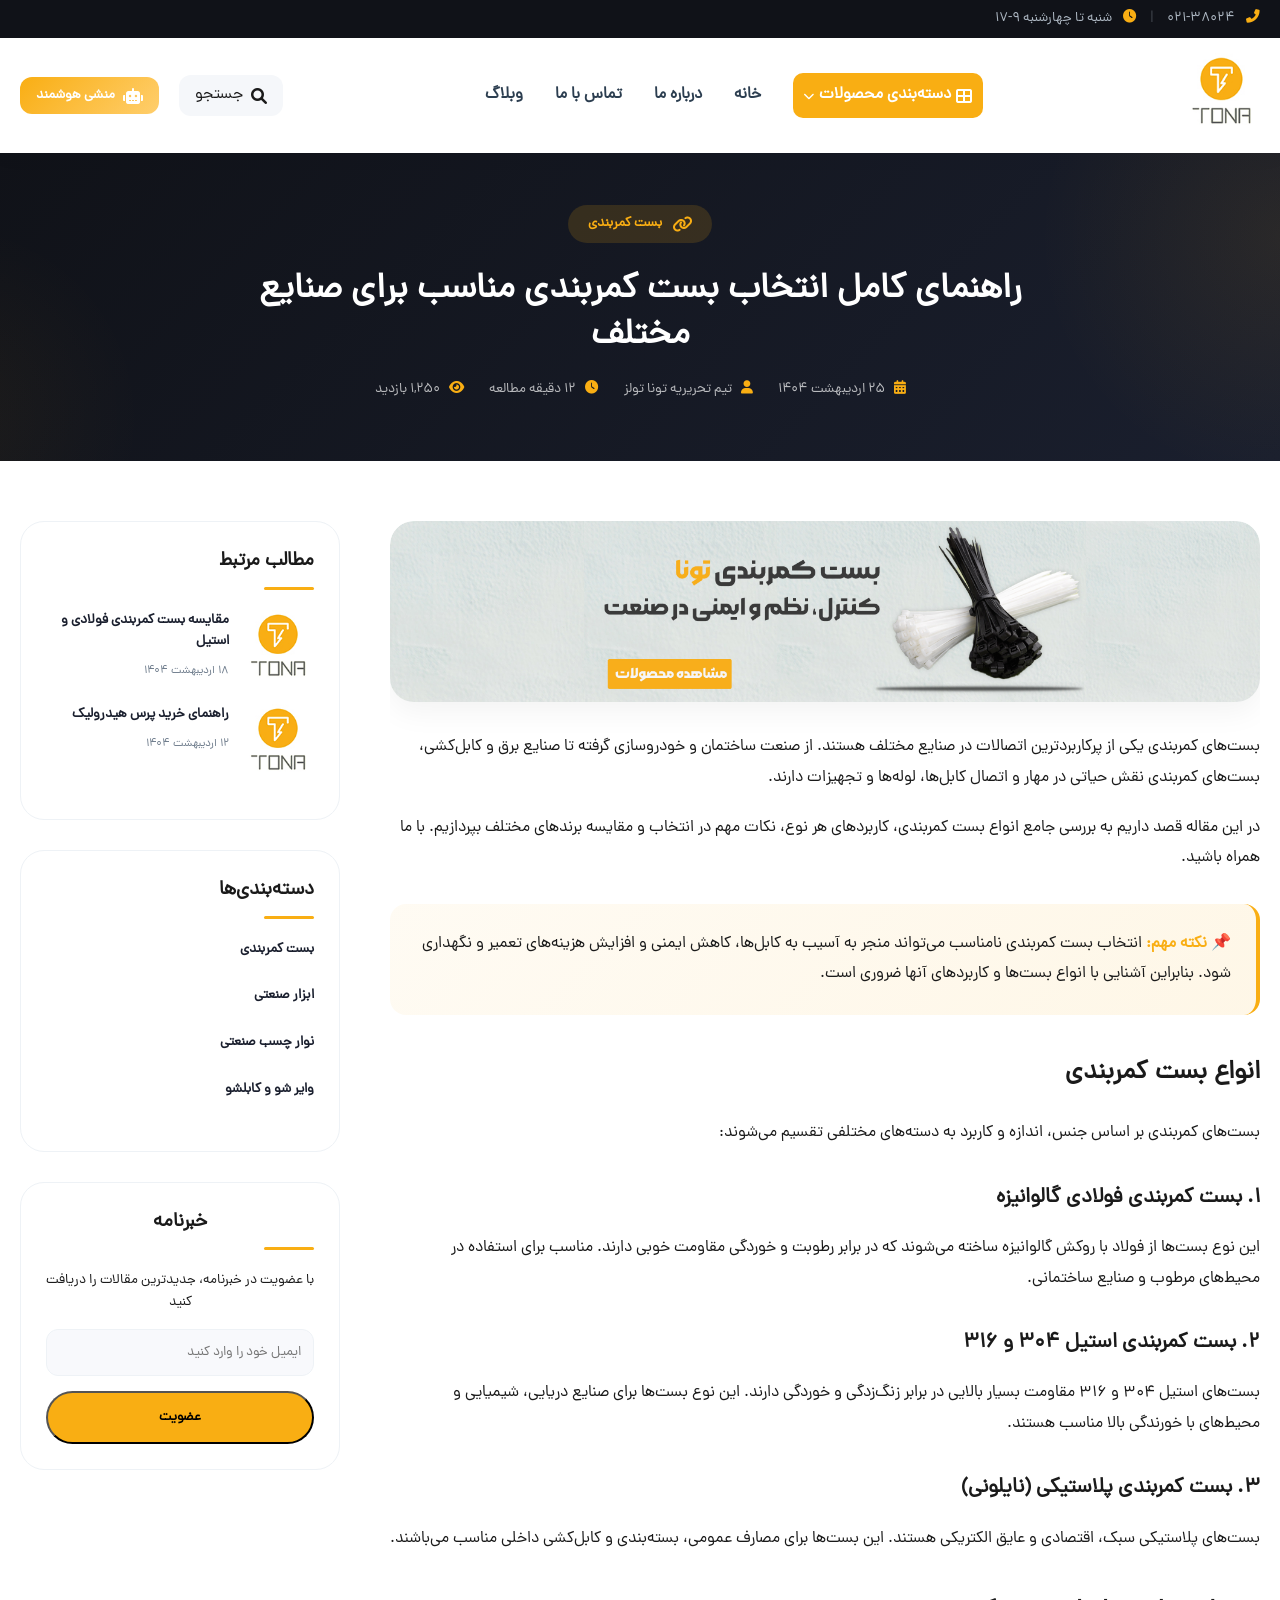
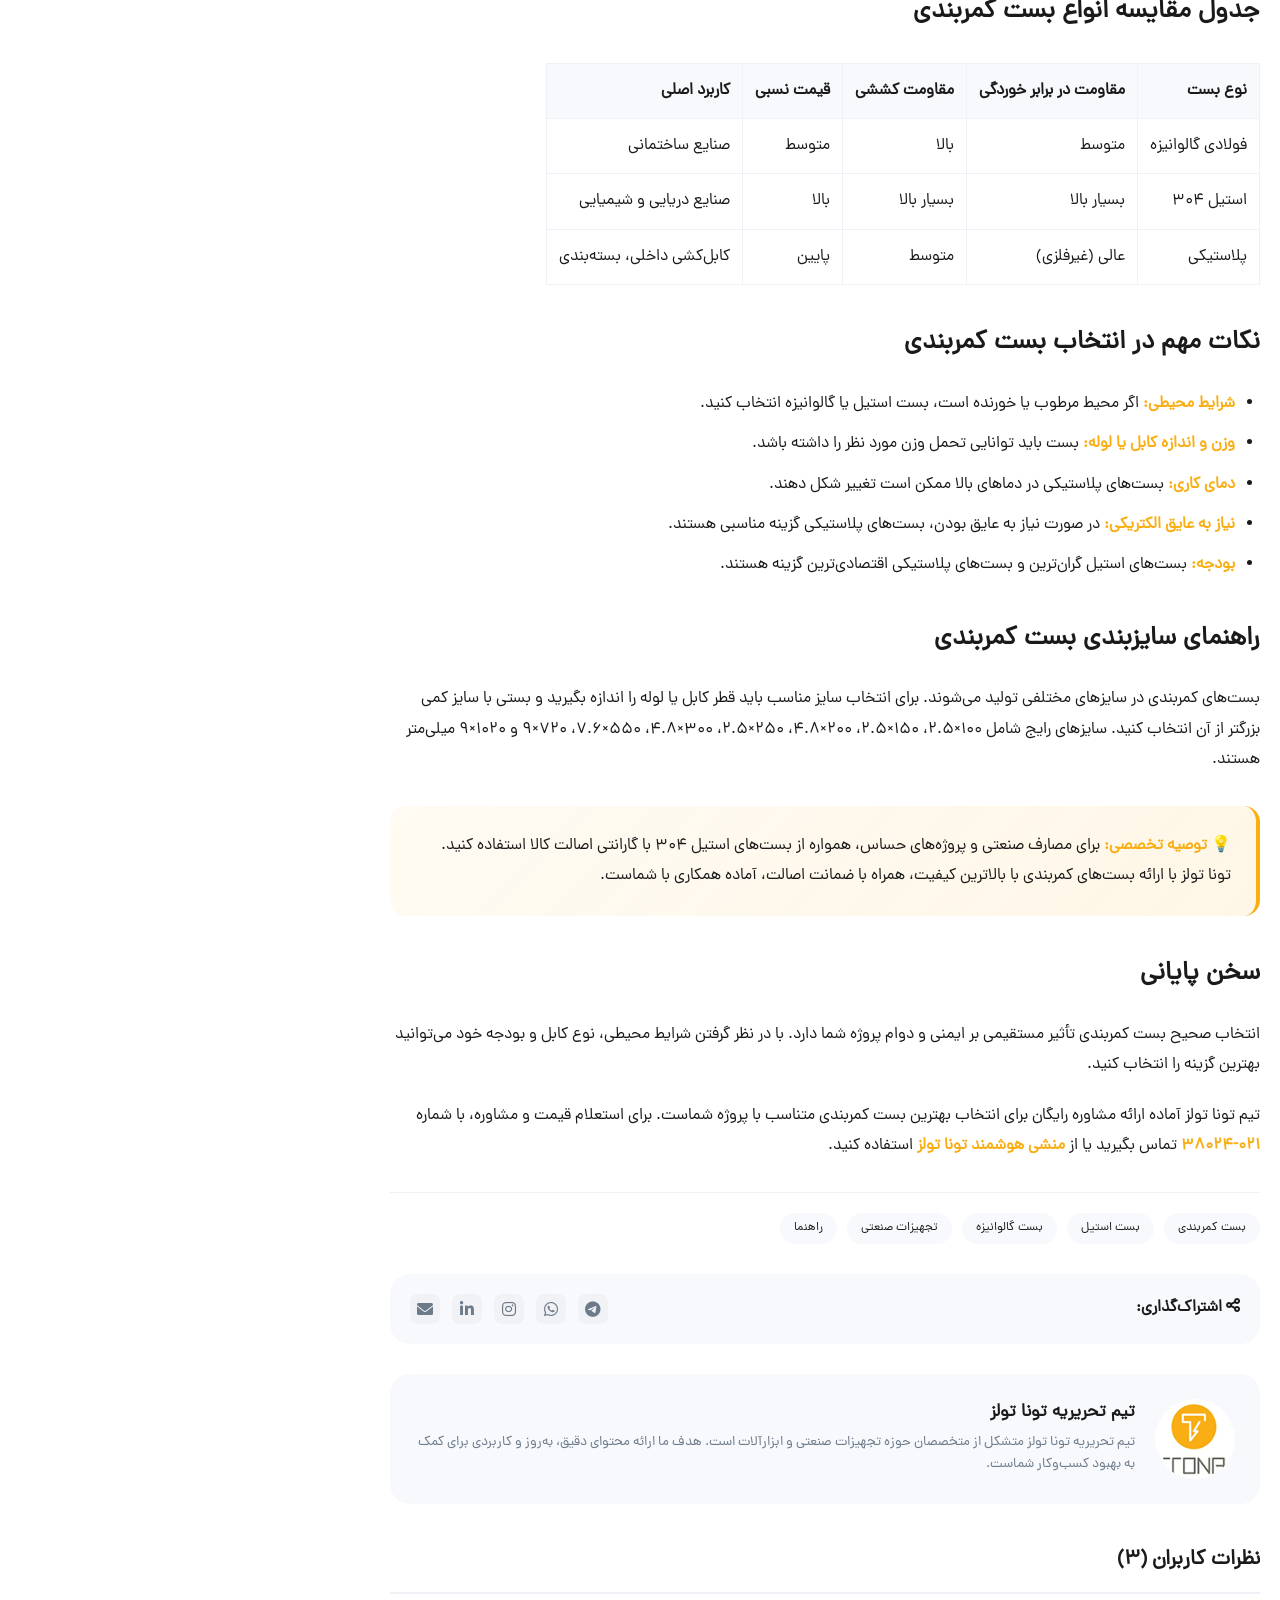
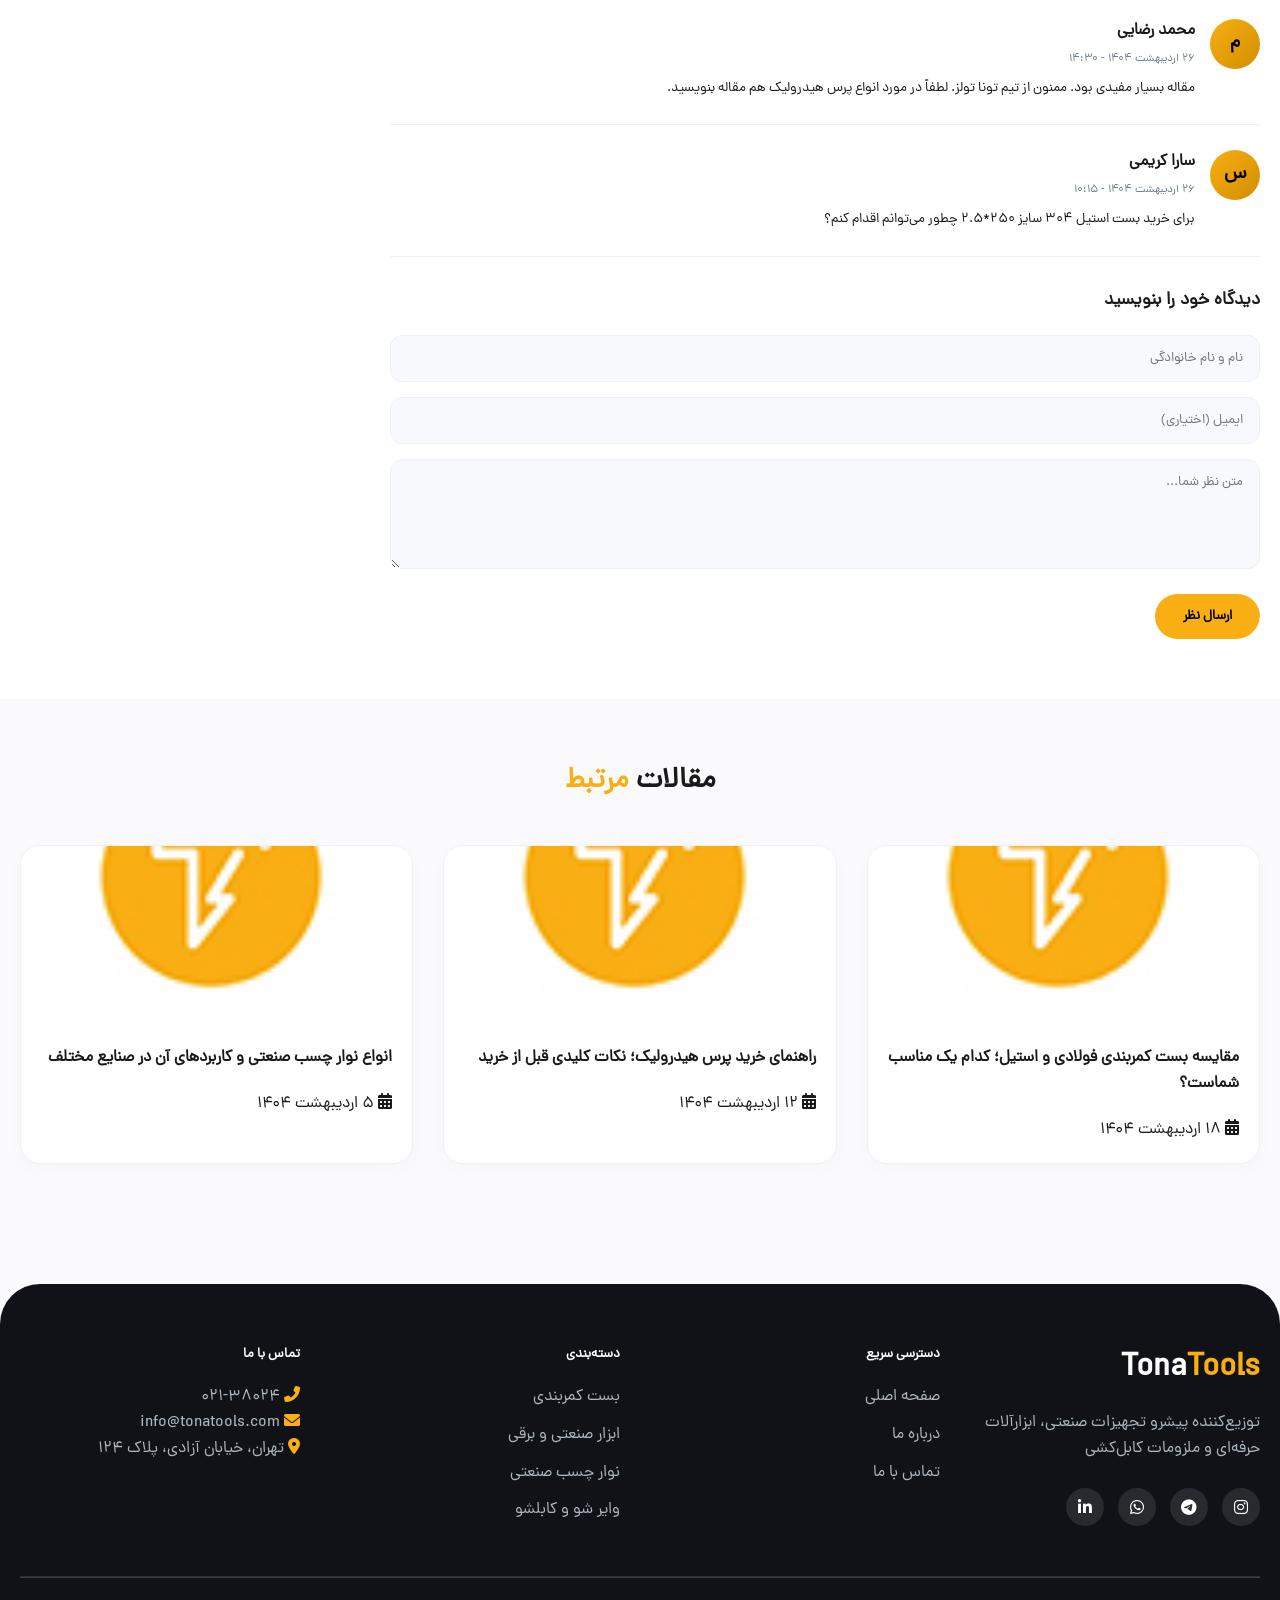
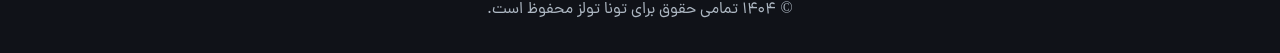
<file: single-blog.html>
<!DOCTYPE html>
<html lang="fa" dir="rtl">

<head>
    <meta charset="UTF-8">
    <meta name="viewport" content="width=device-width, initial-scale=1.0, maximum-scale=1.0, user-scalable=yes">
    <title>راهنمای کامل انتخاب بست کمربندی مناسب | TonaTools</title>
    <meta name="description"
        content="راهنمای کامل انتخاب بست کمربندی مناسب برای صنایع مختلف - بررسی انواع بست کمربندی، کاربردها و نکات مهم در انتخاب بهترین گزینه">

    <!-- Font Awesome -->
    <link rel="stylesheet" href="https://cdnjs.cloudflare.com/ajax/libs/font-awesome/6.0.0-beta3/css/all.min.css">
    <!-- Swiper JS CSS -->
    <link rel="stylesheet" href="assets/css/swiper-bundle.min.css">
    <link rel="stylesheet" href="assets/css/style.css">
    <link rel="stylesheet" href="assets/css/single-blog.css">
</head>

<body>

    <main class="single-blog-page">

        <!-- بخش Hero -->
        <section class="blog-hero">
            <div class="container">
                <div class="blog-hero-content">
                    <div class="blog-hero-badge">
                        <i class="fas fa-link" style="color: #f9ae13;"></i>
                        <span>بست کمربندی</span>
                    </div>
                    <h1>راهنمای کامل انتخاب بست کمربندی مناسب برای صنایع مختلف</h1>
                    <div class="blog-meta">
                        <span><i class="fas fa-calendar-alt"></i> ۲۵ اردیبهشت ۱۴۰۴</span>
                        <span><i class="fas fa-user"></i> تیم تحریریه تونا تولز</span>
                        <span><i class="fas fa-clock"></i> ۱۲ دقیقه مطالعه</span>
                        <span><i class="fas fa-eye"></i> ۱,۲۵۰ بازدید</span>
                    </div>
                </div>
            </div>
        </section>

        <!-- محتوای اصلی -->
        <section class="blog-content-section">
            <div class="container">
                <div class="blog-content-wrapper">

                    <!-- محتوای مقاله -->
                    <div class="blog-main-content">
                        <div class="featured-image">
                            <img src="assets/image/slider-1.jpg" alt="بست کمربندی">
                        </div>

                        <div class="blog-body">
                            <p>بست‌های کمربندی یکی از پرکاربردترین اتصالات در صنایع مختلف هستند. از صنعت ساختمان و
                                خودروسازی گرفته تا صنایع برق و کابل‌کشی، بست‌های کمربندی نقش حیاتی در مهار و اتصال
                                کابل‌ها، لوله‌ها و تجهیزات دارند.</p>

                            <p>در این مقاله قصد داریم به بررسی جامع انواع بست کمربندی، کاربردهای هر نوع، نکات مهم در
                                انتخاب و مقایسه برندهای مختلف بپردازیم. با ما همراه باشید.</p>

                            <div class="highlight-box">
                                <strong>📌 نکته مهم:</strong> انتخاب بست کمربندی نامناسب می‌تواند منجر به آسیب به
                                کابل‌ها، کاهش ایمنی و افزایش هزینه‌های تعمیر و نگهداری شود. بنابراین آشنایی با انواع
                                بست‌ها و کاربردهای آنها ضروری است.
                            </div>

                            <h2>انواع بست کمربندی</h2>
                            <p>بست‌های کمربندی بر اساس جنس، اندازه و کاربرد به دسته‌های مختلفی تقسیم می‌شوند:</p>

                            <h3>1. بست کمربندی فولادی گالوانیزه</h3>
                            <p>این نوع بست‌ها از فولاد با روکش گالوانیزه ساخته می‌شوند که در برابر رطوبت و خوردگی مقاومت
                                خوبی دارند. مناسب برای استفاده در محیط‌های مرطوب و صنایع ساختمانی.</p>

                            <h3>2. بست کمربندی استیل 304 و 316</h3>
                            <p>بست‌های استیل 304 و 316 مقاومت بسیار بالایی در برابر زنگ‌زدگی و خوردگی دارند. این نوع
                                بست‌ها برای صنایع دریایی، شیمیایی و محیط‌های با خورندگی بالا مناسب هستند.</p>

                            <h3>3. بست کمربندی پلاستیکی (نایلونی)</h3>
                            <p>بست‌های پلاستیکی سبک، اقتصادی و عایق الکتریکی هستند. این بست‌ها برای مصارف عمومی،
                                بسته‌بندی و کابل‌کشی داخلی مناسب می‌باشند.</p>

                            <h2>جدول مقایسه انواع بست کمربندی</h2>

                            <table>
                                <thead>
                                    <tr>
                                        <th>نوع بست</th>
                                        <th>مقاومت در برابر خوردگی</th>
                                        <th>مقاومت کششی</th>
                                        <th>قیمت نسبی</th>
                                        <th>کاربرد اصلی</th>
                                    </tr>
                                </thead>
                                <tbody>
                                    <tr>
                                        <td>فولادی گالوانیزه</td>
                                        <td>متوسط</td>
                                        <td>بالا</td>
                                        <td>متوسط</td>
                                        <td>صنایع ساختمانی</td>
                                    </tr>
                                    <tr>
                                        <td>استیل 304</td>
                                        <td>بسیار بالا</td>
                                        <td>بسیار بالا</td>
                                        <td>بالا</td>
                                        <td>صنایع دریایی و شیمیایی</td>
                                    </tr>
                                    <tr>
                                        <td>پلاستیکی</td>
                                        <td>عالی (غیرفلزی)</td>
                                        <td>متوسط</td>
                                        <td>پایین</td>
                                        <td>کابل‌کشی داخلی، بسته‌بندی</td>
                                    </tr>
                                </tbody>
                            </table>

                            <h2>نکات مهم در انتخاب بست کمربندی</h2>

                            <ul>
                                <li><strong>شرایط محیطی:</strong> اگر محیط مرطوب یا خورنده است، بست استیل یا گالوانیزه
                                    انتخاب کنید.</li>
                                <li><strong>وزن و اندازه کابل یا لوله:</strong> بست باید توانایی تحمل وزن مورد نظر را
                                    داشته باشد.</li>
                                <li><strong>دمای کاری:</strong> بست‌های پلاستیکی در دماهای بالا ممکن است تغییر شکل دهند.
                                </li>
                                <li><strong>نیاز به عایق الکتریکی:</strong> در صورت نیاز به عایق بودن، بست‌های پلاستیکی
                                    گزینه مناسبی هستند.</li>
                                <li><strong>بودجه:</strong> بست‌های استیل گران‌ترین و بست‌های پلاستیکی اقتصادی‌ترین
                                    گزینه هستند.</li>
                            </ul>

                            <h2>راهنمای سایزبندی بست کمربندی</h2>
                            <p>بست‌های کمربندی در سایزهای مختلفی تولید می‌شوند. برای انتخاب سایز مناسب باید قطر کابل یا
                                لوله را اندازه بگیرید و بستی با سایز کمی بزرگتر از آن انتخاب کنید. سایزهای رایج شامل
                                100×2.5، 150×2.5، 200×4.8، 250×2.5، 300×4.8، 550×7.6، 720×9 و 1020×9 میلی‌متر هستند.</p>

                            <div class="highlight-box">
                                <strong>💡 توصیه تخصصی:</strong> برای مصارف صنعتی و پروژه‌های حساس، همواره از بست‌های
                                استیل 304 با گارانتی اصالت کالا استفاده کنید. تونا تولز با ارائه بست‌های کمربندی با
                                بالاترین کیفیت، همراه با ضمانت اصالت، آماده همکاری با شماست.
                            </div>

                            <h2>سخن پایانی</h2>
                            <p>انتخاب صحیح بست کمربندی تأثیر مستقیمی بر ایمنی و دوام پروژه شما دارد. با در نظر گرفتن
                                شرایط محیطی، نوع کابل و بودجه خود می‌توانید بهترین گزینه را انتخاب کنید.</p>
                            <p>تیم تونا تولز آماده ارائه مشاوره رایگان برای انتخاب بهترین بست کمربندی متناسب با پروژه
                                شماست. برای استعلام قیمت و مشاوره، با شماره <strong>021-38024</strong> تماس بگیرید یا از
                                <strong>منشی هوشمند تونا تولز</strong> استفاده کنید.</p>
                        </div>

                        <!-- برچسب‌ها -->
                        <div class="post-tags">
                            <a href="#" class="post-tag">بست کمربندی</a>
                            <a href="#" class="post-tag">بست استیل</a>
                            <a href="#" class="post-tag">بست گالوانیزه</a>
                            <a href="#" class="post-tag">تجهیزات صنعتی</a>
                            <a href="#" class="post-tag">راهنما</a>
                        </div>

                        <!-- اشتراک‌گذاری -->
                        <div class="share-section">
                            <span class="share-title"><i class="fas fa-share-alt"></i> اشتراک‌گذاری:</span>
                            <div class="share-links">
                                <a href="#" class="share-link"><i class="fab fa-telegram"></i></a>
                                <a href="#" class="share-link"><i class="fab fa-whatsapp"></i></a>
                                <a href="#" class="share-link"><i class="fab fa-instagram"></i></a>
                                <a href="#" class="share-link"><i class="fab fa-linkedin-in"></i></a>
                                <a href="#" class="share-link"><i class="fas fa-envelope"></i></a>
                            </div>
                        </div>

                        <!-- نویسنده -->
                        <div class="author-box">
                            <div class="author-avatar">
                                <img src="assets/image/logo.jpg" alt="نویسنده">
                            </div>
                            <div class="author-info">
                                <h4>تیم تحریریه تونا تولز</h4>
                                <p>تیم تحریریه تونا تولز متشکل از متخصصان حوزه تجهیزات صنعتی و ابزارآلات است. هدف ما
                                    ارائه محتوای دقیق، به‌روز و کاربردی برای کمک به بهبود کسب‌وکار شماست.</p>
                            </div>
                        </div>

                        <!-- نظرات -->
                        <div class="comments-section">
                            <h3 class="comments-title">نظرات کاربران (۳)</h3>

                            <div class="comment-item">
                                <div class="comment-avatar">م</div>
                                <div class="comment-content">
                                    <h4>محمد رضایی</h4>
                                    <div class="comment-date">۲۶ اردیبهشت ۱۴۰۴ - ۱۴:۳۰</div>
                                    <p class="comment-text">مقاله بسیار مفیدی بود. ممنون از تیم تونا تولز. لطفاً در مورد
                                        انواع پرس هیدرولیک هم مقاله بنویسید.</p>
                                </div>
                            </div>

                            <div class="comment-item">
                                <div class="comment-avatar">س</div>
                                <div class="comment-content">
                                    <h4>سارا کریمی</h4>
                                    <div class="comment-date">۲۶ اردیبهشت ۱۴۰۴ - ۱۰:۱۵</div>
                                    <p class="comment-text">برای خرید بست استیل 304 سایز 250*2.5 چطور می‌توانم اقدام
                                        کنم؟</p>
                                </div>
                            </div>

                            <!-- فرم نظر -->
                            <div class="comment-form">
                                <h4>دیدگاه خود را بنویسید</h4>
                                <input type="text" placeholder="نام و نام خانوادگی">
                                <input type="email" placeholder="ایمیل (اختیاری)">
                                <textarea rows="4" placeholder="متن نظر شما..."></textarea>
                                <button
                                    onclick="Swal.fire({ icon: 'success', title: 'نظر شما ثبت شد', text: 'پس از تایید نمایش داده می‌شود', confirmButtonColor: '#f9ae13' })">ارسال
                                    نظر</button>
                            </div>
                        </div>
                    </div>

                    <!-- سایدبار -->
                    <div class="blog-sidebar">
                        <!-- پست‌های مرتبط -->
                        <div class="sidebar-widget">
                            <h3 class="widget-title">مطالب مرتبط</h3>
                            <div class="related-post-item">
                                <div class="related-post-img">
                                    <img src="assets/image/logo.jpg" alt="مقاله مرتبط">
                                </div>
                                <div class="related-post-info">
                                    <h4 class="txt-blog"><a class="txt-blog" href="#">مقایسه بست کمربندی فولادی و استیل</a></h4>
                                    <span>۱۸ اردیبهشت ۱۴۰۴</span>
                                </div>
                            </div>
                            <div class="related-post-item">
                                <div class="related-post-img">
                                    <img src="assets/image/logo.jpg" alt="مقاله مرتبط">
                                </div>
                                <div class="related-post-info">
                                    <h4 class="txt-blog"><a class="txt-blog" href="#">راهنمای خرید پرس هیدرولیک</a></h4>
                                    <span>۱۲ اردیبهشت ۱۴۰۴</span>
                                </div>
                            </div>
                        </div>

                        <!-- دسته‌بندی‌ها -->
                        <div class="sidebar-widget">
                            <h3 class="widget-title">دسته‌بندی‌ها</h3>
                            <div class="related-post-item">
                                <div class="related-post-info">
                                    <h4 class="txt-blog"><a class="txt-blog" href="#">بست کمربندی</a></h4>
                                </div>
                            </div>
                            <div class="related-post-item">
                                <div class="related-post-info">
                                    <h4 class="txt-blog"><a class="txt-blog" href="#">ابزار صنعتی</a></h4>
                                </div>
                            </div>
                            <div class="related-post-item">
                                <div class="related-post-info">
                                    <h4 class="txt-blog"><a class="txt-blog" href="#">نوار چسب صنعتی</a></h4>
                                </div>
                            </div>
                            <div class="related-post-item">
                                <div class="related-post-info">
                                    <h4 class="txt-blog"><a class="txt-blog" href="#">وایر شو و کابلشو</a></h4>
                                </div>
                            </div>
                        </div>

                        <!-- خبرنامه -->
                        <div class="sidebar-widget newsletter-box">
                            <h3 class="widget-title">خبرنامه</h3>
                            <p style="font-size: 0.85rem;">با عضویت در خبرنامه، جدیدترین مقالات را دریافت کنید</p>
                            <input type="email" placeholder="ایمیل خود را وارد کنید">
                            <button class="btn-primary" style="width: 100%; justify-content: center;"
                                onclick="Swal.fire({ icon: 'success', title: 'عضویت شما ثبت شد', text: 'به زودی جدیدترین مطالب برای شما ارسال می‌شود', confirmButtonColor: '#f9ae13' })">عضویت</button>
                        </div>
                    </div>

                </div>
            </div>
        </section>

        <!-- مقالات مرتبط -->
        <section class="related-posts-section">
            <div class="container">
                <h2 class="related-posts-title">مقالات <span>مرتبط</span></h2>
                <div class="related-grid">
                    <div class="related-card">
                        <div class="related-card-image">
                            <img src="assets/image/logo.jpg" alt="مقاله مرتبط">
                        </div>
                        <div class="related-card-content">
                            <h4><a href="#">مقایسه بست کمربندی فولادی و استیل؛ کدام یک مناسب شماست؟</a></h4>
                            <div class="post-meta" style="margin-top: 10px;">
                                <span><i class="fas fa-calendar-alt"></i> ۱۸ اردیبهشت ۱۴۰۴</span>
                            </div>
                        </div>
                    </div>
                    <div class="related-card">
                        <div class="related-card-image">
                            <img src="assets/image/logo.jpg" alt="مقاله مرتبط">
                        </div>
                        <div class="related-card-content">
                            <h4><a href="#">راهنمای خرید پرس هیدرولیک؛ نکات کلیدی قبل از خرید</a></h4>
                            <div class="post-meta" style="margin-top: 10px;">
                                <span><i class="fas fa-calendar-alt"></i> ۱۲ اردیبهشت ۱۴۰۴</span>
                            </div>
                        </div>
                    </div>
                    <div class="related-card">
                        <div class="related-card-image">
                            <img src="assets/image/logo.jpg" alt="مقاله مرتبط">
                        </div>
                        <div class="related-card-content">
                            <h4><a href="#">انواع نوار چسب صنعتی و کاربردهای آن در صنایع مختلف</a></h4>
                            <div class="post-meta" style="margin-top: 10px;">
                                <span><i class="fas fa-calendar-alt"></i> ۵ اردیبهشت ۱۴۰۴</span>
                            </div>
                        </div>
                    </div>
                </div>
            </div>
        </section>

    </main>

    <!-- اسکریپت‌ها -->
    <script src="assets/js/swiper-bundle.min.js"></script>
    <script src="assets/js/loader.js"></script>
    <script src="assets/js/click-animation.js"></script>
    <script src="assets/js/script.js"></script>
    <script src="assets/js/single-blog.js"></script>
    <script src="assets/js/swiperInit.js"></script>
</body>

</html>
</file>
<file: assets/css/style.css>
/* ---------- RESET & BASE ---------- */
@font-face {
    font-family: "dana-fanum-regular";
    src: url('../font/dana-fanum-regular.woff2');
}

* {
    margin: 0;
    padding: 0;
    box-sizing: border-box;
}

body {
    font-family: "dana-fanum-regular";
    background-color: #fafafc;
    color: #1a1a1a;
    line-height: 1.6;
    scroll-behavior: smooth;
}

button,
a,
select,
::selection,
div,
input,
section {
    font-family: "dana-fanum-regular";
}

/* متغیرهای رنگی برند */
:root {
    --main-color-one: #f9ae13;
    --main-color-one-dark: #d18f00;
    --dark-bg: #101218;
    --dark-card: #1a1e26;
    --gray-border: #eef2f6;
    --text-muted: #6c7a8a;
    --shadow-sm: 0 5px 20px rgba(0, 0, 0, 0.02);
    --shadow-md: 0 10px 30px rgba(0, 0, 0, 0.05);
}

/* utility classes */
.container {
    max-width: 1280px;
    margin: 0 auto;
    padding: 0 24px;
}

.section-padding {
    padding: 80px 0;
}

.text-center {
    text-align: center;
}

.text-muted {
    color: var(--text-muted);
}

.fw-bold {
    font-weight: 800;
}

.btn-main {
    display: inline-block;
    background-color: var(--main-color-one);
    color: #000;
    font-weight: 700;
    padding: 12px 32px;
    border-radius: 40px;
    text-decoration: none;
    transition: all 0.3s ease;
    border: none;
    cursor: pointer;
    font-size: 1rem;
}

.btn-main:hover {
    background-color: var(--main-color-one-dark);
    transform: translateY(-2px);
    box-shadow: 0 8px 20px rgba(249, 174, 19, 0.3);
}

.btn-outline-main {
    display: inline-block;
    border: 2px solid var(--main-color-one);
    background: transparent;
    color: var(--main-color-one);
    font-weight: 700;
    padding: 8px 28px;
    border-radius: 40px;
    text-decoration: none;
    transition: all 0.3s ease;
    font-size: 0.9rem;
}

.btn-outline-main:hover {
    background-color: var(--main-color-one);
    color: #000;
}

/* ==================== HEADER ==================== */
.site-header {
    position: fixed;
    top: 0;
    left: 0;
    right: 0;
    background: white;
    z-index: 1000;
    box-shadow: 0 2px 20px rgba(0, 0, 0, 0.05);
}

/* نوار بالایی */
.header-top {
    background: #101218;
    color: #adb7c2;
    padding: 8px 0;
    font-size: 0.85rem;
}

.header-top-inner {
    display: flex;
    justify-content: space-between;
    align-items: center;
}

.contact-info i {
    color: var(--main-color-one);
    margin-left: 8px;
}

.contact-info .sep {
    margin: 0 10px;
    opacity: 0.3;
}

.user-actions a {
    color: #adb7c2;
    text-decoration: none;
}

.user-actions a:hover {
    color: var(--main-color-one);
}

/* هدر اصلی */
.header-main {
    padding: 15px 0;
}

.header-main-inner {
    display: flex;
    justify-content: space-between;
    align-items: center;
    gap: 30px;
}

/* لوگو */
.logo {
    text-decoration: none;
}

.logo img {
    width: 75px;
    height: 75px;
}

/* منوی دسکتاپ */
.desktop-nav {
    flex: 1;
}

.nav-list {
    display: flex;
    list-style: none;
    gap: 32px;
    justify-content: center;
    align-items: center;
    margin: 0;
}

.nav-link {
    text-decoration: none;
    font-weight: 600;
    color: #2c3e50;
    transition: 0.3s;
    padding-bottom: 4px;
}

.nav-link:hover,
.nav-link.active {
    color: var(--main-color-one);
}

/* ==================== مگامنو استایل کامل ==================== */
.dropdown-mega-menu {
    position: absolute;
    top: calc(100% + 15px);
    left: 50%;
    transform: translateX(-50%) translateY(-10px);
    width: 880px;
    background: white;
    border-radius: 24px;
    box-shadow: 0 30px 50px rgba(0, 0, 0, 0.12);
    opacity: 0;
    visibility: hidden;
    transition: all 0.3s cubic-bezier(0.2, 0.9, 0.4, 1.1);
    z-index: 100;
}

.nav-item-has-dropdown:hover .dropdown-mega-menu {
    opacity: 1;
    visibility: visible;
    transform: translateX(-50%) translateY(0);
}

.mega-menu-grid {
    display: grid;
    grid-template-columns: repeat(4, 1fr);
    gap: 16px;
    padding: 28px;
}

.mega-col {
    min-width: 0;
}

.mega-category {
    display: flex;
    flex-direction: column;
    justify-content: space-between;
    gap: 8px;
    padding: 12px;
    border-radius: 20px;
    background: #fafafc;
    transition: all 0.3s ease;
    height: 100%;
    cursor: pointer;
}

.mega-category:hover {
    background: white;
    box-shadow: 0 12px 24px rgba(0, 0, 0, 0.08);
    transform: translateY(-4px);
}

.cat-icon {
    width: 52px;
    height: 52px;
    background: rgba(249, 174, 19, 0.12);
    border-radius: 18px;
    display: flex;
    align-items: center;
    justify-content: center;
    font-size: 1.6rem;
    color: var(--main-color-one);
    transition: all 0.3s ease;
}

.mega-category:hover .cat-icon {
    background: var(--main-color-one);
    color: #fff;
    transform: scale(1.02);
}

.cat-content {
    display: flex;
    flex-direction: column;
    gap: 8px;
}

.cat-content h4 {
    margin: 0;
    font-size: 1rem;
    font-weight: 800;
    color: #1a1a1a;
}

.mega-category:hover .cat-content h4 {
    color: var(--main-color-one);
}

.cat-content p {
    margin: 0;
    font-size: 0.75rem;
    line-height: 1.5;
    color: var(--text-muted);
    display: -webkit-box;
    -webkit-line-clamp: 2;
    -webkit-box-orient: vertical;
    overflow: hidden;
}

.cat-content a {
    text-decoration: none;
    color: #f9ae13;
    display: flex;
    align-items: center;
    gap: 12px;
}

.cat-link {
    display: inline-flex;
    align-items: center;
    gap: 6px;
    font-size: 0.75rem;
    font-weight: 600;
    color: var(--main-color-one);
    text-decoration: none;
    margin-top: 4px;
    transition: all 0.3s ease;
    width: fit-content;
}

.mega-category:hover .cat-link {
    gap: 10px;
    color: var(--main-color-one-dark);
}

.mega-category:hover .cat-link i {
    transform: translateX(-4px);
}

/* واکنش‌گرایی */
@media (max-width: 1100px) {
    .dropdown-mega-menu {
        width: 780px;
    }
}

@media (max-width: 900px) {
    .dropdown-mega-menu {
        width: 90vw;
    }

    .mega-menu-grid {
        grid-template-columns: repeat(2, 1fr);
        gap: 12px;
        padding: 20px;
    }

    .mega-category {
        flex-direction: row;
        align-items: center;
    }

    .cat-icon {
        width: 44px;
        height: 44px;
        font-size: 1.3rem;
        flex-shrink: 0;
    }
}

@media (max-width: 576px) {
    .mega-menu-grid {
        grid-template-columns: 1fr;
    }

    .mega-category {
        flex-direction: column;
        text-align: center;
    }

    .cat-link {
        margin: 0 auto;
    }
}

/* استایل دکمه دسته‌بندی محصولات */
.dropdown-toggle {
    width: 190px;
    height: 45px;
    background: #f9ae13;
    display: flex;
    justify-content: center;
    align-items: center;
    color: #fff;
    border-radius: 10px;
    padding: 10px;
    gap: 5px;
    cursor: pointer;
}

.dropdown-toggle:hover {
    transition: all 0.4s ease;
    box-shadow: var(--shadow-md);
    color: #fff;
}

.dropdown-toggle:focus {
    transition: all 0.4s ease;
    box-shadow: var(--shadow-md);
    color: #fff;
}

.dropdown-toggle i:last-child {
    font-size: 0.7rem;
    transition: transform 0.3s;
}

.nav-item-has-dropdown:hover .dropdown-toggle i:last-child {
    transform: rotate(180deg);
}

/* آیکون‌ها */
.header-icons {
    display: flex;
    gap: 20px;
    align-items: center;
}

.search-trigger-modern {
    display: flex;
    align-items: center;
    gap: 8px;
    cursor: pointer;
    padding: 8px 16px;
    background: #f5f7fa;
    border-radius: 12px;
}

.search-trigger-modern:hover {
    background: var(--main-color-one);
    color: #fff;
}

.cart-icon {
    position: relative;
    display: flex;
    align-items: center;
    gap: 8px;
    padding: 8px 16px;
    background: #f5f7fa;
    color: #000;
    border-radius: 8px;
}

.cart-icon:hover {
    background: #f9ae13;
    color: #fff;
}

.cart-count {
    position: absolute;
    top: -8px;
    right: -8px;
    background: var(--main-color-one);
    font-size: 0.7rem;
    width: 18px;
    height: 18px;
    border-radius: 50%;
    display: flex;
    align-items: center;
    justify-content: center;
}

/* ==================== دکمه منشی هوشمند ==================== */
.ai-assistant-btn {
    display: flex;
    align-items: center;
    gap: 8px;
    padding: 8px 16px;
    background: linear-gradient(135deg, #f9ae13, #ffce6c);
    border-radius: 12px;
    text-decoration: none;
    transition: all 0.3s ease;
    cursor: pointer;
}

.ai-assistant-btn i {
    font-size: 1rem;
    color: white;
}

.ai-assistant-btn .ai-text {
    font-size: 0.85rem;
    font-weight: 600;
    color: white;
}

.ai-assistant-btn:hover {
    transform: translateY(-2px);
    box-shadow: 0 3px 5px #ffd787;
    background: linear-gradient(135deg, #f9ae13, #ffce6c);
}

/* واکنش‌گرایی برای موبایل */
@media (max-width: 576px) {
    .ai-assistant-btn {
        padding: 6px 12px;
    }

    .ai-assistant-btn .ai-text {
        font-size: 0.7rem;
    }

    .ai-assistant-btn i {
        font-size: 0.8rem;
    }
}

/* ==================== مودال جستجو ==================== */
.search-overlay-modern {
    position: fixed;
    top: 0;
    left: 0;
    right: 0;
    bottom: 0;
    background: rgba(0, 0, 0, 0.85);
    backdrop-filter: blur(8px);
    z-index: 2000;
    opacity: 0;
    visibility: hidden;
    transition: all 0.4s ease;
    display: flex;
    align-items: center;
    justify-content: center;
}

.search-overlay-modern.active {
    opacity: 1;
    visibility: visible;
}

.search-modal {
    width: 90%;
    max-width: 700px;
    transform: translateY(-30px);
    transition: all 0.4s ease;
}

.search-overlay-modern.active .search-modal {
    transform: translateY(0);
}

.search-modal-inner {
    background: white;
    border-radius: 16px;
    overflow: hidden;
}

.search-header {
    display: flex;
    justify-content: space-between;
    align-items: center;
    padding: 20px 30px;
    border-bottom: 1px solid var(--gray-border);
}

.close-search-modern {
    background: #f0f2f5;
    border: none;
    width: 36px;
    height: 36px;
    border-radius: 50%;
    cursor: pointer;
    display: flex;
    justify-content: center;
    align-items: center;
}

.search-field-wrapper {
    padding: 30px;
    position: relative;
    display: flex;
    gap: 15px;
    align-items: center;
}

.search-field-wrapper .search-icon {
    position: absolute;
    right: 45px;
    top: 50%;
    transform: translateY(-50%);
    color: var(--text-muted);
}

.search-field-wrapper input {
    flex: 1;
    padding: 18px 55px 18px 20px;
    border: 2px solid var(--gray-border);
    border-radius: 12px;
    font-size: 1rem;
    outline: none;
}

.search-field-wrapper input:focus {
    border-color: var(--main-color-one);
}

.search-submit-btn {
    background: var(--main-color-one);
    border: none;
    width: 55px;
    height: 55px;
    border-radius: 12px;
    cursor: pointer;
    color: #fff;
    display: flex;
    justify-content: center;
    align-items: center;
}

.search-suggestions {
    padding: 0 30px 30px 30px;
}

.suggestions-title {
    font-size: 0.8rem;
    color: var(--text-muted);
    margin-bottom: 15px;
}

.suggestions-tags {
    display: flex;
    flex-wrap: wrap;
    gap: 12px;
    margin-bottom: 25px;
}

.suggestions-tags span {
    background: #f0f2f5;
    padding: 8px 18px;
    border-radius: 8px;
    font-size: 0.85rem;
    cursor: pointer;
}

.suggestions-tags span:hover {
    background: var(--main-color-one);
}

.suggestions-cats {
    display: grid;
    grid-template-columns: repeat(4, 1fr);
    gap: 15px;
    padding-top: 15px;
    border-top: 1px solid var(--gray-border);
}

.suggestion-cat-item {
    display: flex;
    align-items: center;
    gap: 12px;
    padding: 12px;
    border-radius: 16px;
    background: #fafafc;
    cursor: pointer;
}

.suggestion-cat-item:hover {
    background: var(--main-color-one);
}

/* ==================== منوی موبایل (نسخه حرفه‌ای) ==================== */
.mobile-menu-toggle {
    display: none;
    background: none;
    border: none;
    font-size: 1.5rem;
    cursor: pointer;
    color: #1a1a1a;
    width: 45px;
    height: 45px;
    border-radius: 12px;
    transition: all 0.3s ease;
}

.mobile-menu-toggle:hover {
    background: rgba(249, 174, 19, 0.1);
}

.mobile-menu-overlay {
    position: fixed;
    top: 0;
    left: 0;
    right: 0;
    bottom: 0;
    background: rgba(0, 0, 0, 0.6);
    backdrop-filter: blur(4px);
    z-index: 1100;
    opacity: 0;
    visibility: hidden;
    transition: all 0.3s ease;
}

.mobile-menu-overlay.active {
    opacity: 1;
    visibility: visible;
}

.mobile-menu-panel {
    position: fixed;
    top: 0;
    right: -100%;
    bottom: 0;
    width: 85%;
    max-width: 380px;
    background: linear-gradient(180deg, #ffffff 0%, #f8f9fc 100%);
    z-index: 1101;
    transition: right 0.35s cubic-bezier(0.2, 0.9, 0.4, 1.1);
    display: flex;
    flex-direction: column;
    overflow-y: auto;
    box-shadow: -10px 0 30px rgba(0, 0, 0, 0.1);
}

.mobile-menu-panel.active {
    right: 0;
}

/* هدر منوی موبایل */
.mobile-menu-header {
    display: flex;
    justify-content: space-between;
    align-items: center;
    padding: 20px;
    border-bottom: 1px solid var(--gray-border);
    background: white;
}

.mobile-logo-wrapper {
    display: flex;
    align-items: center;
    gap: 10px;
}

.mobile-logo-icon {
    width: 35px;
    height: 35px;
    background: rgba(249, 174, 19, 0.12);
    border-radius: 12px;
    display: flex;
    align-items: center;
    justify-content: center;
}

.mobile-logo-icon i {
    font-size: 1.2rem;
    color: var(--main-color-one);
}

.mobile-logo {
    font-size: 1.5rem;
    font-weight: 900;
    color: #1a1a1a;
}

.mobile-logo span {
    color: var(--main-color-one);
}

.close-mobile-menu {
    width: 38px;
    height: 38px;
    background: #f0f2f5;
    border: none;
    border-radius: 12px;
    display: flex;
    align-items: center;
    justify-content: center;
    cursor: pointer;
    transition: all 0.3s ease;
}

.close-mobile-menu:hover {
    background: #e0e4e8;
    transform: rotate(90deg);
}

.close-mobile-menu i {
    font-size: 1.2rem;
    color: #1a1a1a;
}

/* باکس جستجو در موبایل */
.mobile-search {
    padding: 16px 20px;
    background: white;
}

.mobile-search-wrapper {
    position: relative;
    display: flex;
    align-items: center;
}

.mobile-search-wrapper i {
    position: absolute;
    right: 15px;
    color: var(--text-muted);
    font-size: 0.9rem;
}

.mobile-search-wrapper input {
    width: 100%;
    padding: 12px 45px 12px 15px;
    background: #f5f7fa;
    border: 1px solid var(--gray-border);
    border-radius: 50px;
    font-size: 0.85rem;
    outline: none;
    transition: all 0.3s ease;
    font-family: inherit;
}

.mobile-search-wrapper input:focus {
    border-color: var(--main-color-one);
    background: white;
}

/* لیست منوی موبایل */
.mobile-nav-list {
    list-style: none;
    padding: 0;
    margin: 0;
    flex: 1;
}

.mobile-nav-list li {
    border-bottom: 1px solid var(--gray-border);
}

.mobile-nav-link {
    display: flex;
    align-items: center;
    gap: 12px;
    padding: 16px 20px;
    text-decoration: none;
    color: #2c3e50;
    font-weight: 500;
    transition: all 0.3s ease;
}

.mobile-nav-link i {
    width: 24px;
    font-size: 1.1rem;
    color: var(--text-muted);
    transition: all 0.3s ease;
}

.mobile-nav-link span {
    flex: 1;
}

.mobile-nav-link.active,
.mobile-nav-link:hover {
    background: rgba(249, 174, 19, 0.08);
    color: var(--main-color-one);
}

.mobile-nav-link.active i,
.mobile-nav-link:hover i {
    color: var(--main-color-one);
}

/* دسته‌بندی محصولات در موبایل */
.mobile-category-item {
    border-bottom: 1px solid var(--gray-border);
}

.mobile-category-trigger {
    display: flex;
    justify-content: space-between;
    align-items: center;
    padding: 16px 20px;
    cursor: pointer;
    font-weight: 500;
    color: #2c3e50;
    transition: all 0.3s ease;
}

.mobile-category-trigger:hover {
    background: rgba(249, 174, 19, 0.05);
}

.trigger-left {
    display: flex;
    align-items: center;
    gap: 12px;
}

.trigger-left i {
    width: 24px;
    font-size: 1.1rem;
    color: var(--text-muted);
}

.trigger-icon {
    font-size: 0.7rem;
    color: var(--text-muted);
    transition: transform 0.3s ease;
}

.mobile-category-trigger.active .trigger-icon {
    transform: rotate(-90deg);
}

.mobile-submenu {
    list-style: none;
    padding: 0;
    margin: 0;
    background: #fafafc;
    display: none;
}

.mobile-submenu.active {
    display: block;
}

.mobile-submenu li a {
    display: flex;
    align-items: center;
    justify-content: space-between;
    padding: 14px 20px 14px 20px;
    text-decoration: none;
    color: #5a6a7a;
    font-size: 0.85rem;
    transition: all 0.3s ease;
    border-bottom: 1px solid rgba(0, 0, 0, 0.03);
}

.mobile-submenu li a i:first-child {
    width: 24px;
    font-size: 0.9rem;
    color: var(--text-muted);
}

.mobile-submenu li a span {
    flex: 1;
    margin-right: 12px;
}

.mobile-submenu li a i:last-child {
    font-size: 0.7rem;
    opacity: 0;
    transition: all 0.3s ease;
}

.mobile-submenu li a:hover {
    background: rgba(249, 174, 19, 0.08);
    color: var(--main-color-one);
    padding-right: 25px;
}

.mobile-submenu li a:hover i:first-child {
    color: var(--main-color-one);
}

.mobile-submenu li a:hover i:last-child {
    opacity: 1;
    transform: translateX(-3px);
}

/* فوتر منوی موبایل */
.mobile-footer-links {
    margin-top: auto;
    background: white;
    border-top: 1px solid var(--gray-border);
    padding: 20px;
}

.mobile-user-info {
    display: flex;
    align-items: center;
    gap: 12px;
    padding-bottom: 16px;
    border-bottom: 1px solid var(--gray-border);
    margin-bottom: 16px;
}

.mobile-user-info i {
    font-size: 2rem;
    color: var(--main-color-one);
}

.user-text {
    display: flex;
    flex-direction: column;
}

.user-welcome {
    font-size: 0.7rem;
    color: var(--text-muted);
}

.user-login {
    font-size: 0.9rem;
    font-weight: 600;
    color: #1a1a1a;
}

.mobile-contact-info {
    margin-bottom: 16px;
}

.contact-item {
    display: flex;
    align-items: center;
    gap: 10px;
    padding: 8px 0;
    font-size: 0.8rem;
    color: var(--text-muted);
}

.contact-item i {
    width: 24px;
    color: var(--main-color-one);
}

.mobile-social-icons {
    display: flex;
    gap: 15px;
    padding-top: 10px;
}

.mobile-social-icons a {
    width: 38px;
    height: 38px;
    background: #f0f2f5;
    border-radius: 12px;
    display: flex;
    align-items: center;
    justify-content: center;
    color: #5a6a7a;
    transition: all 0.3s ease;
    text-decoration: none;
}

.mobile-social-icons a:hover {
    background: var(--main-color_one);
    color: #000;
    transform: translateY(-3px);
}

/* واکنش‌گرایی */
@media (max-width: 992px) {
    .mobile-menu-toggle {
        display: flex;
        align-items: center;
        justify-content: center;
    }
}

@media (max-width: 576px) {
    .mobile-menu-panel {
        width: 85%;
    }

    .section-header {
        width: 100%;
        align-items: center !important;
    }

    .main-slider {
        margin-top: 145px !important;
    }

    .logo img {
        width: 55px;
        height: 55px;
    }

    .swiper-wrapper {
        height: 255px !important;
    }

    .desktop-nav {
        display: none;
    }

    .mobile-logo {
        font-size: 1.3rem;
    }

    .mobile-nav-link,
    .mobile-category-trigger {
        padding: 14px 18px;
    }
}

/* ---------- MAIN SLIDER ---------- */
.main-slider {
    margin-top: 185px;
    width: 100%;
}

.container-fluid {
    width: 100%;
    max-width: 1446px;
    display: flex;
    justify-content: center;
    align-items: center;
    padding-right: 15px;
    padding-left: 15px;
    margin-right: auto;
    margin-left: auto;
}

.swiper-wrapper {
    height: 400px;
}

.main-slider .slider {
    border-radius: 20px;
    overflow: hidden;
    width: 100%;
}

.main-slider .swiper {
    width: 100%;
    height: auto;
}

.main-slider .swiper-slide {
    border-radius: 20px;
    overflow: hidden;
}

.main-slider .swiper-slide img {
    width: 100%;
    height: 400px;
    object-fit: cover;
    display: block;
}

/* دکمه‌های ناوبری */
.main-slider .swiper-button-next,
.main-slider .swiper-button-prev {
    background-color: var(--main-color-one);
    width: 50px;
    height: 50px;
    border-radius: 50%;
    transition: all 0.3s ease;
}

.main-slider .swiper-button-next:after,
.main-slider .swiper-button-prev:after {
    font-size: 18px;
    font-weight: bold;
    color: #000;
}

.main-slider .swiper-button-next:hover,
.main-slider .swiper-button-prev:hover {
    background-color: var(--main-color-one-dark);
    transform: scale(1.05);
}

/* Pagination دایره‌ها */
.main-slider .swiper-pagination-bullet {
    background: white;
    opacity: 0.7;
    width: 10px;
    height: 10px;
}

.main-slider .swiper-pagination-bullet-active {
    background: var(--main-color-one);
    opacity: 1;
    width: 12px;
    height: 12px;
}

/* واکنش‌گرایی موبایل */
@media (max-width: 768px) {
    .main-slider {
        margin-top: 80px;
    }

    .main-slider .swiper-slide img {
        height: 250px;
    }

    .main-slider .swiper-button-next,
    .main-slider .swiper-button-prev {
        width: 35px;
        height: 35px;
    }

    .main-slider .swiper-button-next:after,
    .main-slider .swiper-button-prev:after {
        font-size: 14px;
    }
}

/* ==================== دسته‌بندی محصولات استایل اختصاصی ==================== */
.category-section {
    padding: 50px 0;
    background: linear-gradient(180deg, #fafafc 0%, #ffffff 100%);
}

.section-header {
    text-align: center;
    display: flex;
    width: 100%;
    align-items: center;
    justify-content: space-between;
    margin-bottom: 50px;
}

.section-badge {
    display: inline-flex;
    align-items: center;
    gap: 12px;
}

.badge-line {
    width: 40px;
    height: 2px;
    background: var(--main-color-one);
    border-radius: 2px;
}

/* گرید دسته‌بندی‌ها */
.category-grid {
    display: grid;
    grid-template-columns: repeat(4, 1fr);
    gap: 28px;
    margin-bottom: 50px;
}

/* کارت دسته‌بندی */
.category-card {
    position: relative;
    background: white;
    border-radius: 28px;
    overflow: hidden;
    transition: all 0.4s cubic-bezier(0.2, 0.9, 0.4, 1.1);
    box-shadow: 0 10px 30px rgba(0, 0, 0, 0.04);
    border: 1px solid var(--gray-border);
}

.category-card:hover {
    transform: translateY(-12px);
    box-shadow: 0 25px 45px rgba(0, 0, 0, 0.1);
    border-color: transparent;
}

/* الگوی پس‌زمینه کارت */
.card-bg-pattern {
    position: absolute;
    top: -50%;
    right: -50%;
    width: 200%;
    height: 200%;
    background: radial-gradient(circle at 30% 50%, rgba(249, 174, 19, 0.03) 0%, transparent 70%);
    pointer-events: none;
    transition: all 0.5s ease;
}

.category-card:hover .card-bg-pattern {
    transform: scale(1.1);
}

/* تصویر کارت */
.card-image-wrapper {
    padding: 30px 20px 0 20px;
    text-align: center;
    background: linear-gradient(135deg, #f8f9fc 0%, #ffffff 100%);
}

.category-image {
    width: 100%;
    max-width: 180px;
    height: 140px;
    object-fit: contain;
    transition: all 0.4s ease;
}

.category-card:hover .category-image {
    transform: scale(1.05);
}

/* محتوای کارت */
.card-content {
    padding: 20px 24px 28px;
    text-align: center;
}

.card-icon {
    width: 56px;
    height: 56px;
    background: rgba(249, 174, 19, 0.12);
    border-radius: 20px;
    display: flex;
    align-items: center;
    justify-content: center;
    margin: 0 auto 16px;
    font-size: 1.6rem;
    color: var(--main-color-one);
    transition: all 0.3s ease;
}

.category-card:hover .card-icon {
    background: var(--main-color-one);
    color: #000;
    transform: scale(1.05);
}

.card-title {
    font-size: 1.3rem;
    font-weight: 800;
    margin-bottom: 10px;
    color: #1a1a1a;
}

.card-description {
    font-size: 0.85rem;
    color: var(--text-muted);
    line-height: 1.6;
    margin-bottom: 16px;
}

/* ویژگی‌های محصول */
.card-features {
    display: flex;
    flex-direction: column;
    gap: 8px;
    margin-bottom: 20px;
    padding: 12px 0;
    border-top: 1px dashed var(--gray-border);
    border-bottom: 1px dashed var(--gray-border);
}

.card-features span {
    font-size: 0.7rem;
    color: #5a6a7a;
    display: flex;
    align-items: center;
    justify-content: center;
    gap: 6px;
}

.card-features span::before {
    content: "✓";
    color: var(--main-color-one);
    font-weight: bold;
    font-size: 0.8rem;
}

/* لینک مشاهده محصولات */
.card-link {
    display: inline-flex;
    align-items: center;
    gap: 8px;
    font-size: 0.85rem;
    font-weight: 600;
    color: var(--main-color-one);
    text-decoration: none;
    padding: 8px 16px;
    border-radius: 40px;
    background: rgba(249, 174, 19, 0.08);
    transition: all 0.3s ease;
}

.card-link i {
    font-size: 0.75rem;
    transition: transform 0.3s;
}

.card-link:hover {
    background: var(--main-color-one);
    color: #fff;
    gap: 12px;
}

.card-link:hover i {
    transform: translateX(-4px);
}

/* دکمه مشاهده همه */
.category-footer {
    text-align: center;
}

.btn-view-all {
    display: inline-flex;
    align-items: center;
    gap: 10px;
    padding: 10px 24px;
    background: var(--main-color-one);
    border-radius: 40px;
    font-weight: 600;
    color: #000;
    text-decoration: none;
    transition: all 0.3s ease;
}

.btn-view-all:hover {
    background: var(--main-color-one);
    color: #000;
    gap: 16px;
}

.btn-view-all i {
    transition: transform 0.3s;
}

.btn-view-all:hover i {
    transform: translateX(-4px);
}

/* ==================== واکنش‌گرایی ==================== */
@media (max-width: 1100px) {
    .category-grid {
        gap: 20px;
    }
}

@media (max-width: 992px) {
    .category-section {
        padding: 60px 0;
    }

    .category-grid {
        grid-template-columns: repeat(2, 1fr);
        gap: 24px;
    }

    .card-image-wrapper {
        padding: 25px 15px 0;
    }

    .category-image {
        max-width: 140px;
        height: 110px;
    }
}

@media (max-width: 576px) {
    .category-section {
        padding: 40px 0;
    }

    .category-grid {
        grid-template-columns: 1fr;
        gap: 20px;
    }

    .section-title-custom {
        font-size: 1.8rem;
    }

    .card-image-wrapper {
        padding: 20px 10px 0;
    }

    .category-image {
        max-width: 120px;
        height: 90px;
    }

    .card-features {
        display: none;
        /* در موبایل برای خلوت شدن */
    }
}

/* ==================== محصولات بر اساس بست کمربندی ==================== */
.products-section {
    padding: 10px 0;
}

/* هدر بخش محصولات */
.products-header {
    display: flex;
    justify-content: space-between;
    align-items: flex-end;
    flex-wrap: wrap;
    gap: 20px;
}

.badge-line {
    width: 50px;
    height: 2px;
    background: var(--main-color-one);
    border-radius: 2px;
}

.btn-view-products {
    display: inline-flex;
    align-items: center;
    gap: 12px;
    padding: 8px;
    background: transparent;
    border-radius: 14px;
    font-weight: 600;
    color: #fff;
    background: var(--main-color-one);
    text-decoration: none;
    transition: all 0.3s ease;
}

.btn-view-products:hover {
    background: var(--main-color-one);
    color: #fff;
    gap: 14px;
}

.btn-view-products i {
    transition: transform 0.3s;
}

.btn-view-products:hover i {
    transform: translateX(-4px);
}

/* محصولات اسلایدر */
.products-slider-wrapper {
    position: relative;
    padding: 10px 0;
}

.products-swiper {
    overflow: hidden;
    padding: 10px 5px 50px 5px;
}

/* کارت محصول */
.product-card {
    background: white;
    border-radius: 24px;
    overflow: hidden;
    transition: all 0.4s cubic-bezier(0.2, 0.9, 0.4, 1.1);
    box-shadow: 0 10px 30px rgba(0, 0, 0, 0.04);
    border: 1px solid var(--gray-border);
    position: relative;
}

.product-card:hover {
    transform: translateY(-8px);
    box-shadow: 0 25px 45px rgba(0, 0, 0, 0.1);
    border-color: transparent;
}

/* دکمه‌های اکشن محصول */
.product-actions {
    position: absolute;
    top: 15px;
    left: 15px;
    z-index: 10;
    display: flex;
    flex-direction: column;
    gap: 8px;
    opacity: 0;
    transform: translateX(-10px);
    transition: all 0.3s ease;
}

.product-card:hover .product-actions {
    opacity: 1;
    transform: translateX(0);
}

.action-btn {
    width: 36px;
    height: 36px;
    background: white;
    border: none;
    border-radius: 12px;
    display: flex;
    align-items: center;
    justify-content: center;
    cursor: pointer;
    transition: all 0.3s ease;
    color: #6c7a8a;
    box-shadow: 0 2px 8px rgba(0, 0, 0, 0.08);
}

.action-btn:hover {
    background: var(--main-color-one);
    color: white;
    transform: scale(1.05);
}

/* تصویر محصول */
.product-image {
    position: relative;
    height: 220px;
    background: linear-gradient(135deg, #f8f9fc 0%, #ffffff 100%);
    display: flex;
    align-items: center;
    justify-content: center;
    padding: 20px;
    overflow: hidden;
}

.product-image img {
    max-width: 100%;
    max-height: 100%;
    object-fit: contain;
    transition: transform 0.5s ease;
}

.product-card:hover .product-image img {
    transform: scale(1.05);
}

.product-badge {
    position: absolute;
    bottom: 15px;
    right: 15px;
    background: rgba(249, 174, 19, 0.9);
    color: #000;
    font-size: 0.7rem;
    font-weight: 600;
    padding: 5px 12px;
    border-radius: 20px;
    backdrop-filter: blur(4px);
}

/* اطلاعات محصول */
.product-info {
    padding: 18px;
}

.product-name {
    font-size: 0.95rem;
    font-weight: 700;
    margin: 0 0 8px 0;
    color: #1a1a1a;
    line-height: 1.5;
    display: -webkit-box;
    -webkit-line-clamp: 2;
    -webkit-box-orient: vertical;
    overflow: hidden;
    height: 48px;
}

.product-meta {
    display: flex;
    justify-content: space-between;
    align-items: center;
    margin-bottom: 12px;
    font-size: 0.7rem;
}

.product-meta .brand {
    color: var(--text-muted);
}

.product-meta .model {
    color: var(--main-color-one);
    font-weight: 600;
}

.product-divider {
    height: 1px;
    background: linear-gradient(90deg, transparent, var(--gray-border), transparent);
    margin: 12px 0;
}

.product-footer {
    display: flex;
    justify-content: space-between;
    align-items: center;
}

.price-status {
    display: flex;
    align-items: center;
    gap: 8px;
    background: rgba(249, 174, 19, 0.1);
    padding: 6px 12px;
    border-radius: 30px;
}

.price-status i {
    color: var(--main-color-one);
    font-size: 0.8rem;
}

.price-status span {
    font-size: 0.75rem;
    font-weight: 600;
    color: var(--main-color-one);
}

.inquiry-btn {
    width: 34px;
    height: 34px;
    background: #f5f7fa;
    border: none;
    border-radius: 12px;
    display: flex;
    align-items: center;
    justify-content: center;
    cursor: pointer;
    transition: all 0.3s ease;
    color: var(--main-color-one);
}

.inquiry-btn:hover {
    background: var(--main-color-one);
    color: white;
}

/* ناوبری اسلایدر */
.products-swiper .swiper-button-next,
.products-swiper .swiper-button-prev {
    width: 45px;
    height: 45px;
    background: white;
    border-radius: 50%;
    box-shadow: 0 5px 15px rgba(0, 0, 0, 0.08);
    border: 1px solid var(--gray-border);
}

.products-swiper .swiper-button-next:after,
.products-swiper .swiper-button-prev:after {
    font-size: 1rem;
    font-weight: bold;
    color: #1a1a1a;
}

.products-swiper .swiper-button-next:hover,
.products-swiper .swiper-button-prev:hover {
    background: var(--main-color-one);
}

.products-swiper .swiper-button-next:hover:after,
.products-swiper .swiper-button-prev:hover:after {
    color: white;
}

.products-swiper .swiper-pagination {
    bottom: 0;
}

.products-swiper .swiper-pagination-bullet {
    width: 8px;
    height: 8px;
    background: #ccc;
    opacity: 0.5;
}

.products-swiper .swiper-pagination-bullet-active {
    background: var(--main-color-one);
    opacity: 1;
    width: 20px;
    border-radius: 10px;
}

/* واکنش‌گرایی */
@media (max-width: 992px) {
    .products-section {
        padding: 10px 0;
    }

    .products-header {
        flex-direction: column;
        align-items: flex-start;
    }

}

@media (max-width: 768px) {
    .product-image {
        height: 180px;
    }

    .product-name {
        font-size: 0.85rem;
        height: 40px;
    }

    .product-meta {
        flex-direction: column;
        align-items: flex-start;
        gap: 5px;
    }
}

@media (max-width: 576px) {
    .products-section {
        padding: 10px 0;
    }

    .btn-view-products {
        padding: 8px 20px;
        font-size: 0.85rem;
    }

    .price-status span {
        font-size: 0.7rem;
    }
}

/* ==================== دو بنر مینیمال ==================== */
.double-banner-section {
    padding: 50px 0;
}

.double-banner-wrapper {
    display: grid;
    grid-template-columns: repeat(2, 1fr);
    gap: 24px;
}

/* کارت بنر */
.banner-card {
    border-radius: 20px;
    padding: 24px 28px;
    transition: all 0.3s ease;
    cursor: pointer;
}

.banner-card:hover {
    transform: translateY(-4px);
}

/* بنر راست (تخفیف) */
.banner-right {
    background: linear-gradient(135deg, #101218 0%, #1a1f2e 100%);
}

/* بنر چپ (کاتالوگ) */
.banner-left {
    background: linear-gradient(135deg, #ffffff 0%, #f8f9fc 100%);
    border: 1px solid var(--gray-border);
}

/* محتوای بنر */
.banner-content {
    display: flex;
    align-items: center;
    justify-content: space-between;
    gap: 20px;
    flex-wrap: wrap;
}

/* آیکون */
.banner-icon {
    width: 55px;
    height: 55px;
    background: rgba(249, 174, 19, 0.12);
    border-radius: 18px;
    display: flex;
    align-items: center;
    justify-content: center;
    font-size: 1.6rem;
    color: var(--main-color-one);
    transition: all 0.3s ease;
}

.banner-card:hover .banner-icon {
    background: var(--main-color-one);
    color: #000;
    transform: scale(1.05);
}

/* متن بنر */
.banner-text {
    flex: 1;
}

.banner-subtitle {
    font-size: 0.7rem;
    letter-spacing: 1px;
    text-transform: uppercase;
    margin-bottom: 6px;
}

.banner-right .banner-subtitle {
    color: rgba(255, 255, 255, 0.5);
}

.banner-left .banner-subtitle {
    color: var(--text-muted);
}

.banner-title {
    font-size: 1.2rem;
    font-weight: 800;
    margin: 0;
}

.banner-right .banner-title {
    color: white;
}

.banner-left .banner-title {
    color: #1a1a1a;
}

.highlight {
    color: var(--main-color-one);
}

.banner-desc {
    font-size: 0.75rem;
    margin-top: 6px;
}

.banner-right .banner-desc {
    color: rgba(255, 255, 255, 0.6);
}

.banner-left .banner-desc {
    color: var(--text-muted);
}

/* لینک بنر */
.banner-link {
    display: inline-flex;
    align-items: center;
    gap: 8px;
    font-size: 0.8rem;
    font-weight: 600;
    text-decoration: none;
    white-space: nowrap;
    transition: all 0.3s ease;
}

.banner-right .banner-link {
    color: var(--main-color-one);
}

.banner-left .banner-link {
    color: var(--main-color-one);
}

.banner-link i {
    font-size: 0.7rem;
    transition: transform 0.3s;
}

.banner-link:hover {
    gap: 12px;
}

.banner-link:hover i {
    transform: translateX(-3px);
}

/* ==================== واکنش‌گرایی ==================== */
@media (max-width: 768px) {
    .double-banner-wrapper {
        gap: 16px;
    }

    .banner-card {
        padding: 18px 20px;
    }

    .banner-icon {
        width: 45px;
        height: 45px;
        font-size: 1.3rem;
        border-radius: 14px;
    }

    .banner-title {
        font-size: 1rem;
    }

    .banner-desc {
        font-size: 0.7rem;
    }

    .banner-link {
        font-size: 0.7rem;
    }
}

@media (max-width: 650px) {
    .double-banner-wrapper {
        grid-template-columns: 1fr;
        gap: 16px;
    }

    .banner-content {
        flex-wrap: nowrap;
    }
}

@media (max-width: 480px) {
    .banner-content {
        flex-wrap: wrap;
        justify-content: flex-start;
    }

    .banner-link {
        margin-top: 8px;
    }
}

/* ==================== هدر محصولات ==================== */
.products-section {
    padding: 10px 0;
}

.section-header {
    display: flex;
    justify-content: space-between;
    align-items: center;
    flex-wrap: wrap;
    gap: 20px;
}

.section-badge {
    display: inline-flex;
    align-items: center;
    gap: 15px;
}

.badge-line {
    width: 60px;
    height: 2px;
    background: var(--main-color-one);
    border-radius: 2px;
}

.section-title-custom {
    font-size: 1.8rem;
    font-weight: 800;
    margin: 0;
    color: #1a1a1a;
}

.highlight-title {
    color: var(--main-color-one);
    position: relative;
    display: inline-block;
}

.highlight-title::before {
    content: '';
    position: absolute;
    bottom: 5px;
    left: 0;
    right: 0;
    height: 6px;
    background: rgba(249, 174, 19, 0.25);
    border-radius: 10px;
    z-index: -1;
}

.btn-view-products {
    display: inline-flex;
    align-items: center;
    gap: 10px;
    padding: 10px 24px;
    background: var(--main-color-one);
    border-radius: 40px;
    font-weight: 600;
    color: #000;
    text-decoration: none;
    transition: all 0.3s ease;
}

.btn-view-products:hover {
    background: var(--main-color-one-dark);
    gap: 14px;
    color: #000;
}

.btn-view-products i {
    transition: transform 0.3s;
}

.btn-view-products:hover i {
    transform: translateX(-4px);
}

/* واکنش‌گرایی هدر */
@media (max-width: 768px) {
    .section-header {
        flex-direction: column;
        align-items: flex-start;
    }

    .section-title-custom {
        font-size: 1.4rem;
    }

    .badge-line {
        width: 40px;
    }
}

/* ==================== سه بنر خاص کنار هم ==================== */
.triple-banner-section {
    padding: 60px 0;
}

.triple-banner-wrapper {
    display: grid;
    grid-template-columns: repeat(2, 1fr);
    gap: 28px;
}

/* کارت بنر 3 بعدی */
.banner-card-3d {
    position: relative;
    background: white;
    border-radius: 28px;
    padding: 32px 24px;
    transition: all 0.4s cubic-bezier(0.2, 0.9, 0.4, 1.1);
    border: 1px solid var(--gray-border);
    overflow: hidden;
    cursor: pointer;
    display: flex;
    flex-direction: column;
    align-items: flex-start;
}

.banner-card-3d:hover {
    transform: translateY(-8px);
    border-color: var(--main-color-one);
    box-shadow: 0 25px 45px rgba(0, 0, 0, 0.08);
}

/* بنر وسط کمی متفاوت */
.banner-middle {
    background: linear-gradient(135deg, #101218 0%, #1a1f2e 100%);
    border-color: transparent;
}

.banner-middle .banner-badge-title {
    color: rgba(249, 174, 19, 0.8);
}

.banner-middle .banner-main-title {
    color: white;
}

.banner-middle .banner-desc-small {
    color: rgba(255, 255, 255, 0.6);
}

.banner-middle .banner-link-3d {
    background: rgba(249, 174, 19, 0.15);
    color: var(--main-color-one);
}

.banner-middle .banner-link-3d:hover {
    background: var(--main-color-one);
    color: #000;
}

.banner-middle .banner-number {
    color: rgba(255, 255, 255, 0.05);
}

/* افکت درخشان */
.banner-glow {
    position: absolute;
    top: -50%;
    right: -30%;
    width: 150px;
    height: 150px;
    background: radial-gradient(circle, rgba(249, 174, 19, 0.08) 0%, transparent 70%);
    border-radius: 50%;
    transition: all 0.5s ease;
    pointer-events: none;
}

.banner-card-3d:hover .banner-glow {
    transform: scale(1.3);
    opacity: 0.8;
}

/* آیکون بنر */
.banner-icon-wrapper {
    margin-bottom: 24px;
}

.banner-icon-circle {
    width: 64px;
    height: 64px;
    background: rgba(249, 174, 19, 0.12);
    border-radius: 20px;
    display: flex;
    align-items: center;
    justify-content: center;
    transition: all 0.3s ease;
}

.banner-card-3d:hover .banner-icon-circle {
    background: var(--main-color-one);
    transform: scale(1.05);
}

.banner-icon-circle i {
    font-size: 1.8rem;
    color: var(--main-color-one);
}

.banner-card-3d:hover .banner-icon-circle i {
    color: #000;
}

/* اطلاعات بنر */
.banner-info {
    flex: 1;
}

.banner-badge-title {
    font-size: 0.7rem;
    letter-spacing: 2px;
    text-transform: uppercase;
    color: var(--main-color-one);
    margin-bottom: 12px;
    font-weight: 600;
}

.banner-main-title {
    font-size: 1.5rem;
    font-weight: 800;
    margin-bottom: 12px;
    line-height: 1.3;
    color: #1a1a1a;
}

.text-gradient {
    background: linear-gradient(135deg, var(--main-color-one) 0%, var(--main-color-one-dark) 100%);
    -webkit-background-clip: text;
    background-clip: text;
    color: transparent;
}

.banner-desc-small {
    font-size: 0.8rem;
    color: var(--text-muted);
    line-height: 1.5;
    margin-bottom: 24px;
}

/* لینک بنر */
.banner-link-3d {
    display: inline-flex;
    align-items: center;
    gap: 10px;
    padding: 10px 20px;
    background: rgba(249, 174, 19, 0.1);
    border-radius: 40px;
    font-size: 0.8rem;
    font-weight: 600;
    color: var(--main-color-one);
    text-decoration: none;
    transition: all 0.3s ease;
}

.banner-link-3d:hover {
    background: var(--main-color-one);
    color: #000;
    gap: 14px;
}

.banner-link-3d i {
    font-size: 0.75rem;
    transition: transform 0.3s;
}

.banner-link-3d:hover i {
    transform: translateX(-3px);
}

/* شماره بنر */
.banner-number {
    position: absolute;
    bottom: 20px;
    left: 24px;
    font-size: 3.5rem;
    font-weight: 900;
    color: rgba(0, 0, 0, 0.04);
    transition: all 0.3s ease;
    font-family: monospace;
}

.banner-card-3d:hover .banner-number {
    transform: scale(1.1);
    color: rgba(249, 174, 19, 0.08);
}

/* ==================== واکنش‌گرایی ==================== */
@media (max-width: 992px) {
    .triple-banner-wrapper {
        gap: 20px;
    }

    .banner-card-3d {
        padding: 24px 20px;
    }

    .banner-main-title {
        font-size: 1.2rem;
    }

    .banner-icon-circle {
        width: 52px;
        height: 52px;
    }

    .banner-icon-circle i {
        font-size: 1.4rem;
    }

    .banner-number {
        font-size: 2.5rem;
        bottom: 15px;
        left: 18px;
    }
}

@media (max-width: 768px) {
    .triple-banner-wrapper {
        grid-template-columns: 1fr;
        gap: 16px;
    }

    .banner-card-3d {
        padding: 28px 24px;
        flex-direction: row;
        align-items: center;
        gap: 20px;
    }

    .banner-icon-wrapper {
        margin-bottom: 0;
    }

    .banner-info {
        flex: 1;
    }

    .banner-number {
        font-size: 2rem;
        bottom: 10px;
        left: 15px;
    }
}

@media (max-width: 576px) {
    .triple-banner-section {
        padding: 40px 0;
    }

    .banner-card-3d {
        flex-direction: column;
        text-align: center;
        align-items: center;
    }

    .banner-link-3d {
        margin-top: 8px;
    }

    .banner-number {
        display: none;
    }
}

/* ==================== درباره تونا تولز ==================== */
.about-tonatools {
    padding: 80px 0;
    position: relative;
    overflow: hidden;
}

.about-tonatools::before {
    content: '';
    position: absolute;
    top: -100px;
    left: -100px;
    width: 300px;
    height: 300px;
    border-radius: 50%;
    pointer-events: none;
}

.about-tonatools::after {
    content: '';
    position: absolute;
    bottom: -100px;
    right: -100px;
    width: 400px;
    height: 400px;
    border-radius: 50%;
    pointer-events: none;
}

.about-wrapper {
    display: grid;
    grid-template-columns: 1fr 1.2fr;
    gap: 60px;
    align-items: center;
}

/* بخش ویدیو */
.about-image {
    position: relative;
}

.image-frame {
    position: relative;
    border-radius: 32px;
    overflow: hidden;
    box-shadow: 0 25px 45px rgba(0, 0, 0, 0.1);
}

.image-glow {
    position: absolute;
    top: 0;
    left: 0;
    right: 0;
    bottom: 0;
    background: linear-gradient(135deg, rgba(249, 174, 19, 0.2) 0%, transparent 50%);
    z-index: 1;
    pointer-events: none;
}

.about-video {
    width: 100%;
    height: 320px;
    object-fit: cover;
    display: block;
    border-radius: 32px;
}

.about-wrapper:hover .about-video {
    transform: scale(1.02);
    transition: transform 0.5s ease;
}

/* دکمه پخش ویدیو */
.play-button {
    position: absolute;
    top: 50%;
    left: 50%;
    transform: translate(-50%, -50%);
    width: 70px;
    height: 70px;
    background: var(--main-color-one);
    border-radius: 50%;
    display: flex;
    align-items: center;
    justify-content: center;
    cursor: pointer;
    transition: all 0.3s ease;
    z-index: 10;
    box-shadow: 0 5px 20px rgba(249, 174, 19, 0.4);
    border: none;
}

.play-button i {
    font-size: 1.6rem;
    color: #000;
    margin-right: 4px;
}

.play-button:hover {
    transform: translate(-50%, -50%) scale(1.1);
    background: var(--main-color-one-dark);
}

/* دکمه پخش مخفی وقتی ویدیو در حال پخش است */
.play-button.hide {
    opacity: 0;
    visibility: hidden;
    pointer-events: none;
}

.experience-badge {
    position: static;
    margin-top: 12px;
    background: var(--main-color-one);
    border-radius: 20px;
    padding: 20px 25px;
    text-align: center;
    box-shadow: 0 15px 30px rgba(249, 174, 19, 0.25);
}

.exp-number {
    font-size: 2rem;
    font-weight: 900;
    color: #000;
    line-height: 1;
}

.exp-text {
    font-size: 0.7rem;
    color: #000;
    font-weight: 600;
    margin-top: 5px;
}

/* بخش محتوا (بقیه استایل‌ها مثل قبل) */
.about-badge {
    display: inline-flex;
    align-items: center;
    gap: 12px;
    margin-bottom: 20px;
}

.badge-line {
    width: 40px;
    height: 2px;
    background: var(--main-color-one);
    border-radius: 2px;
}

.badge-text {
    font-size: 0.8rem;
    font-weight: 600;
    color: var(--main-color-one);
    letter-spacing: 1px;
    text-transform: uppercase;
}

.about-title {
    font-size: 2.2rem;
    font-weight: 800;
    margin-bottom: 20px;
    line-height: 1.3;
    color: #1a1a1a;
}

.title-highlight {
    color: var(--main-color-one);
    position: relative;
    display: inline-block;
}

.title-highlight::before {
    content: '';
    position: absolute;
    bottom: 8px;
    left: 0;
    right: 0;
    height: 8px;
    background: rgba(249, 174, 19, 0.25);
    border-radius: 10px;
    z-index: -1;
}

.about-description {
    color: var(--text-muted);
    line-height: 1.8;
    margin-bottom: 30px;
    text-align: justify;
}

/* ویژگی‌ها */
.about-features {
    display: grid;
    grid-template-columns: repeat(1, 1fr);
    gap: 20px;
    margin-bottom: 30px;
}

.feature-item {
    display: flex;
    align-items: center;
    gap: 15px;
    padding: 12px;
    background: white;
    border-radius: 16px;
    transition: all 0.3s ease;
    border: 1px solid var(--gray-border);
}

.feature-item:hover {
    transform: translateX(-5px);
    border-color: var(--main-color-one);
    box-shadow: 0 10px 25px rgba(0, 0, 0, 0.05);
}

.feature-icon {
    width: 48px;
    height: 48px;
    background: rgba(249, 174, 19, 0.1);
    border-radius: 14px;
    display: flex;
    align-items: center;
    justify-content: center;
    transition: all 0.3s ease;
}

.feature-item:hover .feature-icon {
    background: var(--main-color-one);
}

.feature-icon i {
    font-size: 1.3rem;
    color: var(--main-color-one);
}

.feature-item:hover .feature-icon i {
    color: #000;
}

.feature-info h4 {
    font-size: 0.9rem;
    font-weight: 800;
    margin-bottom: 4px;
    color: #1a1a1a;
}

.feature-info p {
    font-size: 0.7rem;
    color: var(--text-muted);
}

/* آمار */
.about-stats {
    display: flex;
    align-items: center;
    gap: 30px;
    padding: 20px 0;
    margin-bottom: 30px;
    border-top: 1px solid var(--gray-border);
    border-bottom: 1px solid var(--gray-border);
}

.stat {
    display: flex;
    flex-direction: column;
    align-items: center;
}

.stat-number {
    font-size: 1.5rem;
    font-weight: 900;
    color: var(--main-color-one);
}

.stat-label {
    font-size: 0.7rem;
    color: var(--text-muted);
    margin-top: 5px;
}

.stat-divider {
    width: 1px;
    height: 30px;
    background: var(--gray-border);
}

/* دکمه‌ها */
.about-buttons {
    display: flex;
    margin-top: 25px;
    gap: 20px;
    align-items: center;
}

.btn-about-primary {
    display: inline-flex;
    align-items: center;
    gap: 10px;
    padding: 14px 32px;
    background: var(--main-color-one);
    border-radius: 50px;
    font-weight: 600;
    color: #000;
    text-decoration: none;
    transition: all 0.3s ease;
}

.btn-about-primary:hover {
    background: var(--main-color-one-dark);
    gap: 14px;
    transform: translateY(-2px);
}

.btn-about-primary i {
    transition: transform 0.3s;
}

.btn-about-primary:hover i {
    transform: translateX(-4px);
}

.btn-about-secondary {
    display: inline-flex;
    align-items: center;
    gap: 10px;
    padding: 14px 28px;
    background: transparent;
    border: 2px solid var(--main-color-one);
    border-radius: 50px;
    font-weight: 600;
    color: var(--main-color-one);
    text-decoration: none;
    transition: all 0.3s ease;
}

.btn-about-secondary:hover {
    background: var(--main-color-one);
    color: #000;
    gap: 12px;
    transform: translateY(-2px);
}

/* ==================== واکنش‌گرایی ==================== */
@media (max-width: 992px) {
    .about-wrapper {
        grid-template-columns: 1fr;
        gap: 40px;
    }

    .about-image {
        max-width: 500px;
        margin: 0 auto;
    }

    .about-title {
        font-size: 1.8rem;
    }
}

@media (max-width: 768px) {
    .about-tonatools {
        padding: 60px 0;
    }

    .about-video {
        height: 280px;
    }

    .about-features {
        grid-template-columns: 1fr;
        gap: 15px;
    }

    .about-stats {
        flex-wrap: wrap;
        justify-content: center;
        gap: 15px;
    }

    .stat-divider {
        display: none;
    }

    .about-buttons {
        flex-direction: column;
        width: 100%;
    }

    .btn-about-primary,
    .btn-about-secondary {
        width: 100%;
        justify-content: center;
    }

    .experience-badge {
        padding: 12px 18px;
    }

    .exp-number {
        font-size: 1.4rem;
    }

    .play-button {
        width: 50px;
        height: 50px;
    }

    .play-button i {
        font-size: 1.2rem;
    }
}

@media (max-width: 576px) {
    .about-title {
        font-size: 1.5rem;
    }

    .about-video {
        height: 220px;
    }
}

/* ==================== مودال محصول ==================== */
.product-modal-overlay {
    display: none;
    position: fixed;
    top: 0;
    left: 0;
    right: 0;
    bottom: 0;
    background: rgba(0, 0, 0, 0.85);
    backdrop-filter: blur(8px);
    z-index: 9999;
    align-items: center;
    justify-content: center;
    opacity: 0;
    transition: all 0.3s ease;
}

.product-modal-overlay.active {
    display: flex;
    opacity: 1;
}

.product-modal-container {
    width: 90%;
    max-width: 1000px;
    max-height: 85vh;
    overflow-y: auto;
    transform: translateY(-30px) scale(0.95);
    transition: all 0.4s cubic-bezier(0.2, 0.9, 0.4, 1.1);
}

.product-modal-overlay.active .product-modal-container {
    transform: translateY(0) scale(1);
}

.product-modal {
    background: white;
    border-radius: 28px;
    overflow: hidden;
    position: relative;
    box-shadow: 0 50px 80px rgba(0, 0, 0, 0.3);
}

.modal-close-btn {
    position: absolute;
    top: 20px;
    right: 20px;
    width: 40px;
    height: 40px;
    background: white;
    border: none;
    border-radius: 50%;
    display: flex;
    align-items: center;
    justify-content: center;
    cursor: pointer;
    z-index: 10;
    box-shadow: 0 5px 15px rgba(0, 0, 0, 0.1);
    transition: all 0.3s ease;
}

.modal-close-btn:hover {
    background: var(--main-color-one);
    transform: rotate(90deg);
}

.modal-close-btn i {
    font-size: 1.2rem;
    color: #1a1a1a;
}

.modal-content-wrapper {
    display: grid;
    grid-template-columns: 0.9fr 1.1fr;
    gap: 0;
}

/* ==================== گالری تصاویر مودال ==================== */
.modal-gallery {
    width: 100%;
}

.modal-main-image {
    position: relative;
    border-radius: 20px;
    overflow: hidden;
    background: linear-gradient(135deg, #f8f9fc 0%, #ffffff 100%);
    display: flex;
    align-items: center;
    justify-content: center;
    min-height: 320px;
}

.modal-main-image img {
    width: 100%;
    max-height: 320px;
    object-fit: contain;
    transition: transform 0.3s ease;
}

.gallery-nav {
    position: absolute;
    top: 50%;
    transform: translateY(-50%);
    width: 36px;
    height: 36px;
    background: white;
    border: none;
    border-radius: 50%;
    display: flex;
    align-items: center;
    justify-content: center;
    cursor: pointer;
    z-index: 10;
    box-shadow: 0 3px 10px rgba(0, 0, 0, 0.1);
    transition: all 0.3s ease;
}

.gallery-nav:hover {
    background: var(--main-color-one);
}

.gallery-nav.prev {
    right: 15px;
}

.gallery-nav.next {
    left: 15px;
}

.gallery-nav i {
    font-size: 0.9rem;
    color: #1a1a1a;
}

.gallery-nav:hover i {
    color: #000;
}

.modal-thumbnails {
    display: flex;
    gap: 10px;
    justify-content: center;
    margin-top: 15px;
    flex-wrap: wrap;
}

.modal-thumb {
    width: 60px;
    height: 60px;
    border-radius: 12px;
    overflow: hidden;
    cursor: pointer;
    border: 2px solid transparent;
    transition: all 0.3s ease;
    background: #f0f2f5;
}

.modal-thumb.active {
    border-color: var(--main-color-one);
    box-shadow: 0 3px 10px rgba(249, 174, 19, 0.3);
}

.modal-thumb img {
    width: 100%;
    height: 100%;
    object-fit: cover;
}

.modal-thumb:hover {
    transform: scale(1.05);
}

.modal-image-badge {
    position: absolute;
    bottom: 15px;
    right: 15px;
    background: var(--main-color-one);
    color: #000;
    font-size: 0.7rem;
    font-weight: 700;
    padding: 5px 12px;
    border-radius: 30px;
    z-index: 10;
}

/* واکنش‌گرایی */
@media (max-width: 768px) {
    .modal-main-image {
        min-height: 260px;
    }

    .modal-main-image img {
        max-height: 260px;
    }

    .gallery-nav {
        width: 30px;
        height: 30px;
    }

    .gallery-nav i {
        font-size: 0.8rem;
    }

    .modal-thumb {
        width: 50px;
        height: 50px;
    }
}

@media (max-width: 576px) {
    .modal-main-image {
        min-height: 200px;
    }

    .modal-main-image img {
        max-height: 200px;
    }

    .modal-thumb {
        width: 45px;
        height: 45px;
    }
}

/* بخش اطلاعات */
.modal-info-section {
    padding: 35px;
    background: white;
}

.modal-product-badge {
    display: inline-block;
    background: rgba(249, 174, 19, 0.12);
    color: var(--main-color-one);
    font-size: 0.7rem;
    font-weight: 600;
    padding: 5px 12px;
    border-radius: 30px;
    margin-bottom: 15px;
}

.modal-product-title {
    font-size: 1.5rem;
    font-weight: 800;
    margin-bottom: 15px;
    color: #1a1a1a;
    line-height: 1.3;
}

.modal-product-meta {
    display: flex;
    flex-wrap: wrap;
    gap: 15px;
    padding-bottom: 15px;
    border-bottom: 1px solid var(--gray-border);
    margin-bottom: 15px;
}

.meta-item {
    display: flex;
    align-items: center;
    gap: 6px;
    font-size: 0.8rem;
    color: var(--text-muted);
}

.meta-item i {
    color: var(--main-color-one);
    width: 18px;
}

/* قیمت */
.modal-price-status {
    background: #f8f9fc;
    border-radius: 16px;
    padding: 15px;
    margin-bottom: 20px;
}

.price-box {
    display: flex;
    align-items: center;
    gap: 12px;
}

.price-box i {
    font-size: 1.8rem;
    color: var(--main-color-one);
}

.price-text {
    display: flex;
    flex-direction: column;
}

.price-label {
    font-size: 1.2rem;
    font-weight: 800;
    color: var(--main-color-one);
}

.price-note {
    font-size: 0.65rem;
    color: var(--text-muted);
}

/* توضیحات */
.modal-description {
    margin-bottom: 20px;
}

.modal-description h4 {
    font-size: 0.9rem;
    font-weight: 800;
    margin-bottom: 8px;
    color: #1a1a1a;
}

.modal-description p {
    font-size: 0.8rem;
    line-height: 1.6;
    color: var(--text-muted);
}

/* مشخصات فنی */
.modal-specs {
    margin-bottom: 20px;
}

.modal-specs h4 {
    font-size: 0.9rem;
    font-weight: 800;
    margin-bottom: 8px;
    color: #1a1a1a;
}

.specs-grid {
    display: grid;
    grid-template-columns: repeat(2, 1fr);
    gap: 10px;
    background: #f8f9fc;
    padding: 12px;
    border-radius: 16px;
}

.spec-item {
    display: flex;
    align-items: center;
    font-size: 0.75rem;
    gap: 10px
}

.spec-label {
    color: var(--text-muted);
}

.spec-value {
    font-weight: 600;
    color: #1a1a1a;
}

/* دکمه‌ها */
.modal-actions {
    display: flex;
    gap: 10px;
    margin-bottom: 20px;
    flex-wrap: wrap;
}

.modal-btn-primary {
    flex: 1;
    display: inline-flex;
    align-items: center;
    justify-content: center;
    gap: 8px;
    padding: 10px 20px;
    background: var(--main-color-one);
    border: none;
    border-radius: 50px;
    font-weight: 600;
    cursor: pointer;
    transition: all 0.3s ease;
}

.modal-btn-primary:hover {
    background: var(--main-color-one-dark);
    transform: translateY(-2px);
}

.modal-btn-secondary {
    display: inline-flex;
    align-items: center;
    justify-content: center;
    gap: 6px;
    padding: 10px 16px;
    background: #f0f2f5;
    border: none;
    border-radius: 50px;
    font-weight: 600;
    cursor: pointer;
    transition: all 0.3s ease;
    color: #2c3e50;
}

.modal-btn-secondary:hover {
    background: #e0e4e8;
    transform: translateY(-2px);
}

/* اشتراک‌گذاری */
.modal-share {
    display: flex;
    align-items: center;
    gap: 12px;
    padding-top: 12px;
    border-top: 1px solid var(--gray-border);
}

.modal-share span {
    font-size: 0.75rem;
    color: var(--text-muted);
}

.share-links {
    display: flex;
    gap: 8px;
}

.share-links a {
    width: 30px;
    height: 30px;
    background: #f0f2f5;
    border-radius: 8px;
    display: flex;
    align-items: center;
    justify-content: center;
    color: var(--text-muted);
    transition: all 0.3s ease;
}

.share-links a:hover {
    background: var(--main-color-one);
    color: #000;
}

/* ==================== واکنش‌گرایی ==================== */
@media (max-width: 800px) {
    .modal-content-wrapper {
        grid-template-columns: 1fr;
    }

    .modal-image-section {
        padding: 20px;
    }

    .modal-main-image img {
        max-height: 220px;
    }

    .modal-info-section {
        padding: 25px;
    }

    .modal-product-title {
        font-size: 1.3rem;
    }
}

@media (max-width: 576px) {
    .product-modal-container {
        width: 95%;
        max-height: 80vh;
    }

    .modal-image-section {
        padding: 15px;
    }

    .modal-info-section {
        padding: 20px;
    }

    .modal-product-title {
        font-size: 1.1rem;
    }

    .specs-grid {
        grid-template-columns: 1fr;
    }

    .modal-actions {
        flex-direction: column;
    }

    .modal-btn-primary,
    .modal-btn-secondary {
        width: 100%;
    }

    .modal-close-btn {
        top: 12px;
        right: 12px;
        width: 32px;
        height: 32px;
    }

    .modal-close-btn i {
        font-size: 1rem;
    }
}

a {
    text-decoration: none;
}

/* ---------- FOOTER ---------- */
.footer-custom {
    background: var(--dark-bg);
    color: #adb7c2;
    padding: 60px 0 30px;
    border-radius: 40px 40px 0 0;
    margin-top: 60px;
}

.footer-grid {
    display: grid;
    grid-template-columns: repeat(auto-fit, minmax(200px, 1fr));
    gap: 40px;
}

.footer-logo {
    font-size: 2rem;
    font-weight: 900;
    color: white;
    margin-bottom: 16px;
}

.social-icons {
    margin-top: 25px;
}

.social-icons a {
    width: 38px;
    height: 38px;
    background: rgba(255, 255, 255, 0.1);
    display: inline-flex;
    align-items: center;
    justify-content: center;
    border-radius: 50%;
    margin-left: 10px;
    transition: 0.3s;
    color: white;
    text-decoration: none;
}

.social-icons a:hover {
    background: var(--main-color-one);
    color: black;
}

.footer-links a {
    color: #adb7c2;
    text-decoration: none;
    display: block;
    margin-bottom: 12px;
    transition: 0.2s;
}

.footer-links a:hover {
    color: var(--main-color-one);
    padding-right: 5px;
}

hr {
    margin: 40px 0 20px;
    opacity: 0.2;
}

.copyright {
    text-align: center;
    margin-top: 20px;
}
</file>
<file: assets/css/about.css>
/* ==================== RESET & BASE ==================== */
@font-face {
    font-family: "dana-fanum-regular";
    src: url('../font/dana-fanum-regular.woff2');
}

* {
    margin: 0;
    padding: 0;
    box-sizing: border-box;
}

body {
    font-family: "dana-fanum-regular", 'Segoe UI', Tahoma, Geneva, Verdana, sans-serif;
    background-color: #fafafc;
    color: #1a1a1a;
    line-height: 1.6;
    scroll-behavior: smooth;
}

:root {
    --main-color-one: #f9ae13;
    --main-color-one-dark: #d18f00;
    --dark-bg: #101218;
    --dark-card: #1a1e26;
    --gray-border: #eef2f6;
    --text-muted: #6c7a8a;
    --shadow-sm: 0 5px 20px rgba(0, 0, 0, 0.02);
    --shadow-md: 0 10px 30px rgba(0, 0, 0, 0.05);
    --shadow-lg: 0 20px 40px rgba(0, 0, 0, 0.1);
}

.container {
    max-width: 1280px;
    margin: 0 auto;
    padding: 0 24px;
}

/* ==================== هدر ==================== */
.site-header {
    position: fixed;
    top: 0;
    left: 0;
    right: 0;
    background: white;
    z-index: 1000;
    box-shadow: 0 2px 20px rgba(0, 0, 0, 0.05);
}

.header-top {
    background: #101218;
    color: #adb7c2;
    padding: 8px 0;
    font-size: 0.85rem;
}

.header-top-inner {
    display: flex;
    justify-content: space-between;
    align-items: center;
}

.contact-info i {
    color: var(--main-color-one);
    margin-left: 8px;
}

.contact-info .sep {
    margin: 0 10px;
    opacity: 0.3;
}

.header-main {
    padding: 15px 0;
}

.header-main-inner {
    display: flex;
    justify-content: space-between;
    align-items: center;
    gap: 30px;
}

.logo img {
    width: 75px;
    height: 75px;
    object-fit: contain;
}

/* ==================== صفحه درباره ما ==================== */
.about-page {
    margin-top: 145px;
}

/* بخش Hero */
.about-hero {
    background: linear-gradient(135deg, #101218 0%, #1a1f2e 100%);
    padding: 80px 0;
    position: relative;
    overflow: hidden;
}

.about-hero::before {
    content: '';
    position: absolute;
    top: -50%;
    right: -20%;
    width: 500px;
    height: 500px;
    background: radial-gradient(circle, rgba(249, 174, 19, 0.08) 0%, transparent 70%);
    border-radius: 50%;
}

.about-hero::after {
    content: '';
    position: absolute;
    bottom: -50%;
    left: -20%;
    width: 400px;
    height: 400px;
    background: radial-gradient(circle, rgba(249, 174, 19, 0.05) 0%, transparent 70%);
    border-radius: 50%;
}

.about-hero-content {
    position: relative;
    z-index: 2;
    text-align: center;
    max-width: 800px;
    margin: 0 auto;
}

.about-hero-badge {
    display: inline-flex;
    align-items: center;
    gap: 10px;
    background: rgba(249, 174, 19, 0.15);
    padding: 8px 20px;
    border-radius: 50px;
    margin-bottom: 25px;
}

.about-hero-badge span {
    color: var(--main-color-one);
    font-size: 0.85rem;
    font-weight: 600;
}

.about-hero h1 {
    font-size: 3rem;
    font-weight: 900;
    color: white;
    margin-bottom: 20px;
    line-height: 1.2;
}

.about-hero h1 span {
    color: var(--main-color-one);
}

.about-hero p {
    color: rgba(255, 255, 255, 0.7);
    font-size: 1.1rem;
    line-height: 1.8;
}

/* بخش داستان ما */
.story-section {
    padding: 80px 0;
}

.story-wrapper {
    display: grid;
    grid-template-columns: 1fr 1fr;
    gap: 60px;
    align-items: center;
}

.story-image {
    position: relative;
    border-radius: 30px;
    overflow: hidden;
    box-shadow: var(--shadow-lg);
}

.story-image img {
    width: 100%;
    height: 400px;
    object-fit: cover;
    transition: transform 0.5s ease;
}

.story-image:hover img {
    transform: scale(1.03);
}

.story-image-badge {
    bottom: -20px;
    right: 30px;
    background: var(--main-color-one);
    color: #000;
    padding: 15px 25px;
    border-radius: 20px;
    text-align: center;
    box-shadow: 0 10px 30px rgba(249, 174, 19, 0.3);
}

.story-image-badge .year {
    font-size: 2rem;
    font-weight: 900;
    line-height: 1;
}

.story-image-badge .text {
    font-size: 0.7rem;
    font-weight: 600;
}

.story-content .section-badge {
    display: inline-flex;
    align-items: center;
    gap: 10px;
    margin-bottom: 20px;
}

.section-badge .line {
    width: 40px;
    height: 2px;
    background: var(--main-color-one);
}

.section-badge span {
    font-size: 0.8rem;
    font-weight: 600;
    color: var(--main-color-one);
    letter-spacing: 1px;
}

.story-content h2 {
    font-size: 2rem;
    font-weight: 800;
    margin-bottom: 20px;
    color: #1a1a1a;
}

.story-content h2 span {
    color: var(--main-color-one);
}

.story-content p {
    color: var(--text-muted);
    line-height: 1.9;
    margin-bottom: 25px;
    text-align: justify;
}

/* آمارها */
.stats-section {
    padding: 60px 0;
}

.stats-grid {
    display: grid;
    grid-template-columns: repeat(3, 1fr);
    gap: 30px;
    text-align: center;
}

.stat-card {
    padding: 30px 20px;
    background: white;
    border-radius: 24px;
    box-shadow: var(--shadow-sm);
    border: 1px solid var(--gray-border);
    transition: all 0.3s ease;
}

.stat-card:hover {
    transform: translateY(-8px);
    border-color: var(--main-color-one);
    box-shadow: var(--shadow-md);
}

.stat-icon {
    width: 70px;
    height: 70px;
    background: rgba(249, 174, 19, 0.1);
    border-radius: 20px;
    display: flex;
    align-items: center;
    justify-content: center;
    margin: 0 auto 20px;
}

.stat-icon i {
    font-size: 2rem;
    color: var(--main-color-one);
}

.stat-number {
    font-size: 2.5rem;
    font-weight: 900;
    color: var(--main-color-one);
    margin-bottom: 8px;
}

.stat-label {
    font-size: 0.9rem;
    color: var(--text-muted);
}

/* ارزش‌های ما */
.values-section {
    padding: 10px 0;
}

.section-header {
    text-align: center !important;
    display: flex !important;
    flex-direction: column !important;
    margin-bottom: 50px !important;
}

.section-header .section-badge {
    display: inline-flex !important;
    align-items: center !important;
    gap: 10px !important;
    margin-bottom: 15px !important;
}

.section-header h2 {
    font-size: 2rem !important;
    font-weight: 800 !important; 
    margin-bottom: 15px !important;
}

.section-header h2 span {
    color: var(--main-color-one) !important;
}

.section-header p {
    color: var(--text-muted) !important;
    max-width: 600px !important;
    margin: 0 auto !important;
}

.values-grid {
    display: grid;
    grid-template-columns: repeat(2, 1fr);
    gap: 30px;
}

.value-card {
    text-align: center;
    padding: 35px 25px;
    background: white;
    border-radius: 24px;
    border: 1px solid var(--gray-border);
    transition: all 0.3s ease;
}

.value-card:hover {
    transform: translateY(-5px);
    border-color: var(--main-color-one);
    box-shadow: var(--shadow-md);
}

.value-icon {
    width: 80px;
    height: 80px;
    background: linear-gradient(135deg, var(--main-color-one), var(--main-color-one-dark));
    border-radius: 50%;
    display: flex;
    align-items: center;
    justify-content: center;
    margin: 0 auto 20px;
}

.value-icon i {
    font-size: 2rem;
    color: #000;
}

.value-card h3 {
    font-size: 1.3rem;
    font-weight: 800;
    margin-bottom: 12px;
}

.value-card p {
    color: var(--text-muted);
    font-size: 0.85rem;
    line-height: 1.7;
}

/* تیم ما */
.team-section {
    padding: 30px 0;
    background: linear-gradient(135deg, #f8f9fc 0%, #ffffff 100%);
}

.team-grid {
    display: grid;
    grid-template-columns: repeat(3, 1fr);
    gap: 30px;
}

.team-card {
    background: white;
    border-radius: 24px;
    overflow: hidden;
    box-shadow: var(--shadow-sm);
    border: 1px solid var(--gray-border);
    transition: all 0.3s ease;
    text-align: center;
}

.team-card:hover {
    transform: translateY(-8px);
    box-shadow: var(--shadow-md);
    border-color: var(--main-color-one);
}

.team-image {
    height: 280px;
    overflow: hidden;
}

.team-image img {
    width: 50%;
    height: 75%;
    object-fit: cover;
    transition: transform 0.5s ease;
}

.team-card:hover .team-image img {
    transform: scale(1.05);
}

.team-info {
    padding: 20px;
}

.team-info h3 {
    font-size: 1.2rem;
    font-weight: 800;
    margin-bottom: 5px;
}

.team-info .position {
    color: var(--main-color-one);
    font-size: 0.8rem;
    font-weight: 600;
    margin-bottom: 10px;
}

.team-info .bio {
    color: var(--text-muted);
    font-size: 0.75rem;
    line-height: 1.6;
}

/* گواهینامه‌ها */
.certificates-section {
    padding: 60px 0;
    background: white;
}

.certificates-slider {
    overflow: hidden;
    padding: 20px 0;
}

.certificate-item {
    text-align: center;
    padding: 20px;
    background: #f8f9fc;
    border-radius: 20px;
    border: 1px solid var(--gray-border);
}

.certificate-item img {
    width: 100px;
    height: 100px;
    object-fit: contain;
    margin-bottom: 15px;
}

.certificate-item h4 {
    font-size: 0.9rem;
    font-weight: 700;
}

/* CTA بخش */
.cta-section {
    padding: 80px 0;
    background: linear-gradient(135deg, #101218 0%, #1a1f2e 100%);
    position: relative;
    overflow: hidden;
}

.cta-section::before {
    content: '';
    position: absolute;
    top: -50%;
    right: -20%;
    width: 400px;
    height: 400px;
    background: radial-gradient(circle, rgba(249, 174, 19, 0.1) 0%, transparent 70%);
    border-radius: 50%;
}

.cta-content {
    text-align: center;
    position: relative;
    z-index: 2;
}

.cta-content h2 {
    font-size: 2rem;
    font-weight: 800;
    color: white;
    margin-bottom: 15px;
}

.cta-content p {
    color: rgba(255, 255, 255, 0.7);
    margin-bottom: 30px;
    max-width: 600px;
    margin-left: auto;
    margin-right: auto;
}

.cta-buttons {
    display: flex;
    gap: 20px;
    justify-content: center;
    flex-wrap: wrap;
}

.btn-primary {
    display: inline-flex;
    align-items: center;
    gap: 10px;
    padding: 14px 32px;
    background: var(--main-color-one);
    border-radius: 50px;
    font-weight: 700;
    color: #000;
    text-decoration: none;
    transition: all 0.3s ease;
}

.btn-primary:hover {
    background: var(--main-color-one-dark);
    gap: 14px;
    transform: translateY(-2px);
}

.btn-secondary {
    display: inline-flex;
    align-items: center;
    gap: 10px;
    padding: 14px 32px;
    background: transparent;
    border: 2px solid var(--main-color-one);
    border-radius: 50px;
    font-weight: 700;
    color: var(--main-color-one);
    text-decoration: none;
    transition: all 0.3s ease;
}

.btn-secondary:hover {
    background: var(--main-color-one);
    color: #000;
    gap: 14px;
    transform: translateY(-2px);
}

/* فوتر */
.footer-custom {
    background: var(--dark-bg);
    color: #adb7c2;
    padding: 60px 0 30px;
    border-radius: 40px 40px 0 0;
    margin-top: 0;
}

.footer-grid {
    display: grid;
    grid-template-columns: repeat(auto-fit, minmax(200px, 1fr));
    gap: 40px;
}

.footer-logo {
    font-size: 2rem;
    font-weight: 900;
    color: white;
    margin-bottom: 16px;
}

.social-icons {
    margin-top: 25px;
}

.social-icons a {
    width: 38px;
    height: 38px;
    background: rgba(255, 255, 255, 0.1);
    display: inline-flex;
    align-items: center;
    justify-content: center;
    border-radius: 50%;
    margin-left: 10px;
    transition: 0.3s;
    color: white;
    text-decoration: none;
}

.social-icons a:hover {
    background: var(--main-color-one);
    color: black;
}

.footer-links a {
    color: #adb7c2;
    text-decoration: none;
    display: block;
    margin-bottom: 12px;
    transition: 0.2s;
}

.footer-links a:hover {
    color: var(--main-color-one);
    padding-right: 5px;
}

hr {
    margin: 40px 0 20px;
    opacity: 0.2;
}

.copyright {
    text-align: center;
    margin-top: 20px;
}

/* واکنش‌گرایی */
@media (max-width: 992px) {
    .story-wrapper {
        grid-template-columns: 1fr;
        gap: 40px;
    }

    .stats-grid,
    .values-grid,
    .team-grid {
        grid-template-columns: repeat(2, 1fr);
    }
}

@media (max-width: 768px) {
    .about-page {
        margin-top: 120px;
    }

    .about-hero h1 {
        font-size: 2rem;
    }

    .stats-grid,
    .values-grid,
    .team-grid {
        grid-template-columns: 1fr;
    }

    .story-image img {
        height: 280px;
    }

    .cta-buttons {
        flex-direction: column;
        align-items: center;
    }

    .btn-primary,
    .btn-secondary {
        width: 200px;
        justify-content: center;
    }
}

@media (max-width: 576px) {
    .about-hero h1 {
        font-size: 1.6rem;
    }

    .stat-number {
        font-size: 1.8rem;
    }

    .value-icon {
        width: 60px;
        height: 60px;
    }

    .value-icon i {
        font-size: 1.5rem;
    }
}
</file>
<file: assets/css/blog.css>
/* ==================== استایل‌های اختصاصی صفحه وبلاگ ==================== */
.blog-page {
    margin-top: 145px;
}

/* بخش Hero */
.blog-hero {
    background: linear-gradient(135deg, #101218 0%, #1a1f2e 100%);
    padding: 60px 0;
    position: relative;
    overflow: hidden;
    text-align: center;
}

.blog-hero::before {
    content: '';
    position: absolute;
    top: -50%;
    right: -20%;
    width: 500px;
    height: 500px;
    background: radial-gradient(circle, rgba(249, 174, 19, 0.08) 0%, transparent 70%);
    border-radius: 50%;
}

.blog-hero::after {
    content: '';
    position: absolute;
    bottom: -50%;
    left: -20%;
    width: 400px;
    height: 400px;
    background: radial-gradient(circle, rgba(249, 174, 19, 0.05) 0%, transparent 70%);
    border-radius: 50%;
}

.blog-hero-content {
    position: relative;
    z-index: 2;
}

.blog-hero-badge {
    display: inline-flex;
    align-items: center;
    gap: 10px;
    background: rgba(249, 174, 19, 0.15);
    padding: 8px 20px;
    border-radius: 50px;
    margin-bottom: 25px;
}

.blog-hero-badge span {
    color: var(--main-color-one);
    font-size: 0.85rem;
    font-weight: 600;
}

.blog-hero h1 {
    font-size: 2.5rem;
    font-weight: 900;
    color: white;
    margin-bottom: 20px;
}

.blog-hero h1 span {
    color: var(--main-color-one);
}

.blog-hero p {
    color: rgba(255, 255, 255, 0.7);
    font-size: 1rem;
    max-width: 600px;
    margin: 0 auto;
}

/* نوار جستجو و دسته‌بندی */
.blog-search-section {
    padding: 40px 0;
    background: white;
    border-bottom: 1px solid var(--gray-border);
}

.blog-search-wrapper {
    display: flex;
    justify-content: space-between;
    align-items: center;
    flex-wrap: wrap;
    gap: 20px;
}

.blog-search-box {
    flex: 1;
    max-width: 400px;
    position: relative;
}

.blog-search-box input {
    width: 100%;
    padding: 14px 18px;
    padding-right: 45px;
    background: #f8f9fc;
    border: 1px solid var(--gray-border);
    border-radius: 50px;
    font-size: 0.9rem;
    outline: none;
    transition: all 0.3s ease;
}

.blog-search-box input:focus {
    border-color: var(--main-color-one);
    box-shadow: 0 0 0 3px rgba(249, 174, 19, 0.1);
}

.blog-search-box i {
    position: absolute;
    right: 18px;
    top: 50%;
    transform: translateY(-50%);
    color: var(--text-muted);
}

.blog-categories {
    display: flex;
    gap: 12px;
    flex-wrap: wrap;
}

.blog-cat-btn {
    padding: 8px 20px;
    background: #f8f9fc;
    border: 1px solid var(--gray-border);
    border-radius: 50px;
    font-size: 0.85rem;
    color: var(--text-secondary);
    cursor: pointer;
    transition: all 0.3s ease;
}

.blog-cat-btn.active,
.blog-cat-btn:hover {
    background: var(--main-color-one);
    border-color: var(--main-color-one);
    color: #000;
}

/* بخش مقالات اصلی */
.blog-main-section {
    padding: 60px 0;
    background: #fafafc;
}

/* کارت مقاله بزرگ (ویژه) */
.featured-post {
    background: white;
    border-radius: 28px;
    overflow: hidden;
    display: grid;
    grid-template-columns: 1fr 1fr;
    margin-bottom: 50px;
    box-shadow: var(--shadow-md);
    border: 1px solid var(--gray-border);
    transition: all 0.3s ease;
}

.featured-post:hover {
    transform: translateY(-5px);
    box-shadow: var(--shadow-lg);
}

.featured-post-image {
    height: 100%;
    overflow: hidden;
}

.featured-post-image img {
    width: 100%;
    height: 100%;
    object-fit: cover;
    transition: transform 0.5s ease;
}

.featured-post:hover .featured-post-image img {
    transform: scale(1.05);
}

.featured-post-content {
    padding: 35px;
}

.post-category {
    display: inline-block;
    padding: 5px 12px;
    background: rgba(249, 174, 19, 0.12);
    color: var(--main-color-one);
    border-radius: 30px;
    font-size: 0.7rem;
    font-weight: 600;
    margin-bottom: 15px;
}

.featured-post-content h2 {
    font-size: 1.6rem;
    font-weight: 800;
    margin-bottom: 15px;
    line-height: 1.3;
}

.featured-post-content h2 a {
    color: #1a1a1a;
    text-decoration: none;
    transition: color 0.3s;
}

.featured-post-content h2 a:hover {
    color: var(--main-color-one);
}

.post-meta {
    display: flex;
    gap: 20px;
    margin-bottom: 20px;
    font-size: 0.8rem;
    color: var(--text-muted);
}

.post-meta i {
    margin-left: 5px;
}

.post-excerpt {
    color: var(--text-muted);
    line-height: 1.8;
    margin-bottom: 20px;
}

.read-more {
    display: inline-flex;
    align-items: center;
    gap: 8px;
    color: var(--main-color-one);
    font-weight: 600;
    text-decoration: none;
    transition: gap 0.3s;
}

.read-more:hover {
    gap: 12px;
}

/* گرید مقالات */
.blog-grid {
    display: grid;
    grid-template-columns: repeat(3, 1fr);
    gap: 30px;
}

.blog-card {
    background: white;
    border-radius: 24px;
    overflow: hidden;
    box-shadow: var(--shadow-sm);
    border: 1px solid var(--gray-border);
    transition: all 0.3s ease;
}

.blog-card:hover {
    transform: translateY(-8px);
    box-shadow: var(--shadow-md);
    border-color: var(--main-color-one);
}

.blog-card-image {
    height: 220px;
    overflow: hidden;
}

.blog-card-image img {
    width: 100%;
    height: 100%;
    object-fit: cover;
    transition: transform 0.5s ease;
}

.blog-card:hover .blog-card-image img {
    transform: scale(1.05);
}

.blog-card-content {
    padding: 20px;
}

.blog-card .post-category {
    margin-bottom: 12px;
}

.blog-card h3 {
    font-size: 1.1rem;
    font-weight: 800;
    margin-bottom: 12px;
    line-height: 1.4;
}

.blog-card h3 a {
    color: #1a1a1a;
    text-decoration: none;
    transition: color 0.3s;
}

.blog-card h3 a:hover {
    color: var(--main-color-one);
}

.blog-card .post-meta {
    margin-bottom: 12px;
    font-size: 0.7rem;
}

.blog-card .post-excerpt {
    font-size: 0.8rem;
    margin-bottom: 15px;
    display: -webkit-box;
    -webkit-line-clamp: 3;
    -webkit-box-orient: vertical;
    overflow: hidden;
}

/* صفحه‌بندی */
.pagination {
    display: flex;
    justify-content: center;
    gap: 10px;
    margin-top: 50px;
}

.page-link {
    width: 45px;
    height: 45px;
    display: flex;
    align-items: center;
    justify-content: center;
    background: white;
    border: 1px solid var(--gray-border);
    border-radius: 12px;
    color: var(--text-secondary);
    text-decoration: none;
    transition: all 0.3s ease;
}

.page-link.active,
.page-link:hover {
    background: var(--main-color-one);
    border-color: var(--main-color-one);
    color: #000;
}

/* سایدبار */
.blog-sidebar {
    margin-top: 50px;
    display: grid;
    grid-template-columns: repeat(3, 1fr);
    gap: 30px;
}

.sidebar-widget {
    background: white;
    border-radius: 24px;
    padding: 25px;
    border: 1px solid var(--gray-border);
}

.widget-title {
    font-size: 1.2rem;
    font-weight: 800;
    margin-bottom: 20px;
    position: relative;
    padding-bottom: 12px;
}

.widget-title::after {
    content: '';
    position: absolute;
    bottom: 0;
    right: 0;
    width: 50px;
    height: 3px;
    background: var(--main-color-one);
    border-radius: 3px;
}

/* پست‌های محبوب */
.popular-post-item {
    display: flex;
    gap: 15px;
    margin-bottom: 20px;
    cursor: pointer;
    transition: transform 0.3s;
}

.popular-post-item:hover {
    transform: translateX(-5px);
}

.popular-post-img {
    width: 70px;
    height: 70px;
    border-radius: 16px;
    overflow: hidden;
    flex-shrink: 0;
}

.popular-post-img img {
    width: 100%;
    height: 100%;
    object-fit: cover;
}

.popular-post-info h4 {
    font-size: 0.85rem;
    font-weight: 700;
    margin-bottom: 5px;
}

.popular-post-info span {
    font-size: 0.7rem;
    color: var(--text-muted);
}

/* برچسب‌ها */
.tags-cloud {
    display: flex;
    flex-wrap: wrap;
    gap: 10px;
}

.tag {
    padding: 6px 14px;
    background: #f8f9fc;
    border-radius: 30px;
    font-size: 0.75rem;
    color: var(--text-secondary);
    text-decoration: none;
    transition: all 0.3s;
}

.tag:hover {
    background: var(--main-color-one);
    color: #000;
}

/* CTA بخش */
.cta-section {
    padding: 60px 0;
    background: linear-gradient(135deg, #101218 0%, #1a1f2e 100%);
    position: relative;
    overflow: hidden;
}

.cta-section::before {
    content: '';
    position: absolute;
    top: -50%;
    right: -20%;
    width: 400px;
    height: 400px;
    background: radial-gradient(circle, rgba(249, 174, 19, 0.1) 0%, transparent 70%);
    border-radius: 50%;
}

.cta-content {
    text-align: center;
    position: relative;
    z-index: 2;
}

.cta-content h2 {
    font-size: 2rem;
    font-weight: 800;
    color: white;
    margin-bottom: 15px;
}

.cta-content p {
    color: rgba(255, 255, 255, 0.7);
    margin-bottom: 30px;
}

.cta-buttons {
    display: flex;
    gap: 20px;
    justify-content: center;
    flex-wrap: wrap;
}

.btn-primary {
    display: inline-flex;
    align-items: center;
    gap: 10px;
    padding: 14px 32px;
    background: var(--main-color-one);
    border-radius: 50px;
    font-weight: 700;
    color: #000;
    text-decoration: none;
    transition: all 0.3s ease;
}

.btn-primary:hover {
    background: var(--main-color-one-dark);
    gap: 14px;
    transform: translateY(-2px);
}

.btn-secondary {
    display: inline-flex;
    align-items: center;
    gap: 10px;
    padding: 14px 32px;
    background: transparent;
    border: 2px solid var(--main-color-one);
    border-radius: 50px;
    font-weight: 700;
    color: var(--main-color-one);
    text-decoration: none;
    transition: all 0.3s ease;
}

.submit-btn {
    margin-top: 15px;
    width: 100%;
    display: flex;
    align-items: center;
    justify-content: center;
    gap: 8px;
    padding: 8px 16px;
    background: linear-gradient(135deg, #f9ae13, #ffce6c);
    border-radius: 12px;
    text-decoration: none;
    transition: all 0.3s ease;
    cursor: pointer;
}

.btn-secondary:hover {
    background: var(--main-color-one);
    color: #000;
    gap: 14px;
    transform: translateY(-2px);
}

/* واکنش‌گرایی */
@media (max-width: 992px) {
    .blog-page {
        margin-top: 120px;
    }

    .featured-post {
        grid-template-columns: 1fr;
    }

    .blog-grid {
        grid-template-columns: repeat(2, 1fr);
    }

    .blog-sidebar {
        grid-template-columns: repeat(2, 1fr);
    }
}

@media (max-width: 768px) {
    .blog-hero h1 {
        font-size: 1.8rem;
    }

    .blog-search-wrapper {
        flex-direction: column;
        align-items: stretch;
    }

    .blog-search-box {
        max-width: 100%;
    }

    .blog-grid {
        grid-template-columns: 1fr;
    }

    .blog-sidebar {
        grid-template-columns: 1fr;
    }

    .featured-post-content {
        padding: 25px;
    }

    .featured-post-content h2 {
        font-size: 1.3rem;
    }
}
</file>
<file: assets/css/category-detail.css>
/* استایل‌های صفحه جزییات دسته‌بندی */
.category-page {
    margin-top: 145px;
}

.breadcrumb {
    padding: 15px 0;
    background: white;
    border-bottom: 1px solid var(--gray-border);
}

.breadcrumb a {
    color: var(--text-muted);
    text-decoration: none;
    font-size: 0.85rem;
}

.breadcrumb a:hover {
    color: var(--main-color-one);
}

.breadcrumb span {
    margin: 0 8px;
    color: var(--text-muted);
}

.filter-section {
    padding: 30px 0;
    background: white;
    border-bottom: 1px solid var(--gray-border);
}

.filter-wrapper {
    display: flex;
    justify-content: flex-end;
    align-items: center;
    flex-wrap: wrap;
    gap: 20px;
}

.sort-select {
    padding: 8px 16px;
    background: #f8f9fc;
    border: 1px solid var(--gray-border);
    border-radius: 50px;
    font-size: 0.85rem;
    cursor: pointer;
    outline: none;
}

.category-main-section {
    padding: 50px 0;
    background: #fafafc;
}

.category-layout {
    display: grid;
    grid-template-columns: 280px 1fr;
    gap: 30px;
}

.filter-sidebar {
    background: white;
    border-radius: 24px;
    padding: 25px;
    border: 1px solid var(--gray-border);
    position: sticky;
    top: 200px;
    height: fit-content;
}

.filter-sidebar-title {
    font-size: 1.2rem;
    font-weight: 800;
    margin-bottom: 20px;
    padding-bottom: 12px;
    border-bottom: 2px solid var(--gray-border);
}

.filter-sidebar-section {
    margin-bottom: 25px;
}

.filter-sidebar-section h4 {
    font-size: 0.95rem;
    font-weight: 700;
    margin-bottom: 12px;
}

.filter-option {
    display: flex;
    align-items: center;
    gap: 10px;
    margin-bottom: 10px;
    cursor: pointer;
}

.filter-option input {
    width: 18px;
    height: 18px;
    cursor: pointer;
    accent-color: var(--main-color-one);
}

.price-inputs {
    display: flex;
    gap: 10px;
    margin-bottom: 15px;
}

.price-inputs input {
    width: 100%;
    padding: 8px 12px;
    background: #f8f9fc;
    border: 1px solid var(--gray-border);
    border-radius: 12px;
    font-size: 0.8rem;
}

.apply-filter-btn {
    width: 100%;
    padding: 10px;
    background: var(--main-color-one);
    border: none;
    border-radius: 50px;
    font-weight: 600;
    cursor: pointer;
}

.products-grid {
    display: grid;
    grid-template-columns: repeat(3, 1fr);
    gap: 25px;
}

.product-card {
    background: white;
    border-radius: 20px;
    overflow: hidden;
    transition: all 0.3s ease;
    border: 1px solid var(--gray-border);
    cursor: pointer;
}

.product-card:hover {
    transform: translateY(-5px);
    box-shadow: var(--shadow-md);
    border-color: var(--main-color-one);
}

.product-image {
    height: 200px;
    display: flex;
    align-items: center;
    justify-content: center;
    padding: 20px;
    background: #f8f9fc;
}

.product-image img {
    max-width: 100%;
    max-height: 100%;
    object-fit: contain;
}

.product-info {
    padding: 18px;
}

.product-title {
    font-size: 0.9rem;
    font-weight: 700;
    margin-bottom: 8px;
    line-height: 1.4;
    height: 45px;
    overflow: hidden;
    display: -webkit-box;
    -webkit-line-clamp: 2;
    -webkit-box-orient: vertical;
}

.product-model {
    font-size: 0.7rem;
    color: var(--text-muted);
    margin-bottom: 8px;
}

.product-price {
    font-size: 1rem;
    font-weight: 800;
    color: var(--main-color-one);
    margin-bottom: 12px;
}

.product-actions {
    display: flex;
    gap: 10px;
}

.product-btn {
    flex: 1;
    padding: 8px;
    background: #f8f9fc;
    border: 1px solid var(--gray-border);
    border-radius: 12px;
    font-size: 0.75rem;
    cursor: pointer;
    text-align: center;
    text-decoration: none;
    color: var(--text-secondary);
    transition: all 0.3s;
}

.product-btn:hover {
    background: var(--main-color-one);
    border-color: var(--main-color-one);
    color: #000;
}

.pagination {
    display: flex;
    justify-content: center;
    gap: 10px;
    margin-top: 50px;
}

.page-link {
    width: 45px;
    height: 45px;
    display: flex;
    align-items: center;
    justify-content: center;
    background: white;
    border: 1px solid var(--gray-border);
    border-radius: 12px;
    color: var(--text-secondary);
    text-decoration: none;
    transition: all 0.3s;
}

.page-link.active,
.page-link:hover {
    background: var(--main-color-one);
    border-color: var(--main-color-one);
    color: #000;
}

.category-description {
    margin-top: 50px;
    padding: 30px;
    background: white;
    border-radius: 24px;
    border: 1px solid var(--gray-border);
}

.category-description h3 {
    font-size: 1.3rem;
    font-weight: 800;
    margin-bottom: 15px;
}

.loading-products {
    grid-column: 1/-1;
    text-align: center;
    padding: 50px;
}

@media (max-width: 992px) {
    .category-layout {
        grid-template-columns: 1fr;
    }

    .filter-sidebar {
        display: none;
    }

    .filter-sidebar.active {
        display: block;
        position: fixed;
        top: 0;
        left: 0;
        right: 0;
        bottom: 0;
        z-index: 1000;
        overflow-y: auto;
        margin: 20px;
    }

    .products-grid {
        grid-template-columns: repeat(2, 1fr);
    }
}

@media (max-width: 576px) {
    .products-grid {
        grid-template-columns: 1fr;
    }

    .category-page {
        margin-top: 120px;
    }
}
</file>
<file: assets/css/contact.css>
/* ==================== استایل‌های اختصاصی صفحه تماس با ما ==================== */
.contact-page {
    margin-top: 145px;
}

/* بخش Hero */
.contact-hero {
    background: linear-gradient(135deg, #101218 0%, #1a1f2e 100%);
    padding: 60px 0;
    position: relative;
    overflow: hidden;
    text-align: center;
}

.contact-hero::before {
    content: '';
    position: absolute;
    top: -50%;
    right: -20%;
    width: 500px;
    height: 500px;
    background: radial-gradient(circle, rgba(249, 174, 19, 0.08) 0%, transparent 70%);
    border-radius: 50%;
}

.contact-hero::after {
    content: '';
    position: absolute;
    bottom: -50%;
    left: -20%;
    width: 400px;
    height: 400px;
    background: radial-gradient(circle, rgba(249, 174, 19, 0.05) 0%, transparent 70%);
    border-radius: 50%;
}

.contact-hero-content {
    position: relative;
    z-index: 2;
}

.contact-hero-badge {
    display: inline-flex;
    align-items: center;
    gap: 10px;
    background: rgba(249, 174, 19, 0.15);
    padding: 8px 20px;
    border-radius: 50px;
    margin-bottom: 25px;
}

.contact-hero-badge span {
    color: var(--main-color-one);
    font-size: 0.85rem;
    font-weight: 600;
}

.contact-hero h1 {
    font-size: 2.5rem;
    font-weight: 900;
    color: white;
    margin-bottom: 20px;
}

.contact-hero h1 span {
    color: var(--main-color-one);
}

.contact-hero p {
    color: rgba(255, 255, 255, 0.7);
    font-size: 1rem;
    max-width: 600px;
    margin: 0 auto;
}

/* بخش اطلاعات تماس */
.contact-info-section {
    padding: 60px 0;
    background: white;
}

.contact-grid {
    display: grid;
    grid-template-columns: repeat(4, 1fr);
    gap: 30px;
}

.contact-card {
    background: white;
    border-radius: 24px;
    padding: 35px 25px;
    text-align: center;
    border: 1px solid var(--gray-border);
    transition: all 0.3s ease;
    box-shadow: var(--shadow-sm);
}

.contact-card:hover {
    transform: translateY(-8px);
    border-color: var(--main-color-one);
    box-shadow: var(--shadow-md);
}

.contact-card-icon {
    width: 70px;
    height: 70px;
    background: rgba(249, 174, 19, 0.1);
    border-radius: 20px;
    display: flex;
    align-items: center;
    justify-content: center;
    margin: 0 auto 20px;
}

.contact-card-icon i {
    font-size: 2rem;
    color: var(--main-color-one);
}

.contact-card h3 {
    font-size: 1.2rem;
    font-weight: 800;
    margin-bottom: 15px;
}

.contact-card p {
    color: var(--text-muted);
    font-size: 0.9rem;
    line-height: 1.7;
}

.contact-card .contact-value {
    font-weight: 700;
    color: var(--text-primary);
    margin-top: 10px;
    direction: rtl;
    display: inline-block;
}

/* بخش فرم و نقشه */
.contact-form-section {
    padding: 60px 0;
    background: linear-gradient(135deg, #f8f9fc 0%, #ffffff 100%);
}

.form-map-wrapper {
    display: grid;
    grid-template-columns: 1fr 1fr;
    gap: 40px;
    align-items: start;
}

/* فرم تماس */
.contact-form {
    background: white;
    border-radius: 28px;
    padding: 40px;
    box-shadow: var(--shadow-md);
    border: 1px solid var(--gray-border);
}

.form-title {
    font-size: 1.8rem;
    font-weight: 800;
    margin-bottom: 10px;
}

.form-title span {
    color: var(--main-color-one);
}

.form-subtitle {
    color: var(--text-muted);
    margin-bottom: 30px;
    font-size: 0.9rem;
}

.form-group {
    margin-bottom: 20px;
}

.form-group input,
.form-group textarea,
.form-group select {
    width: 100%;
    padding: 14px 18px;
    background: #f8f9fc;
    border: 1px solid var(--gray-border);
    border-radius: 16px;
    font-size: 0.9rem;
    font-family: inherit;
    transition: all 0.3s ease;
    outline: none;
}

.form-group input:focus,
.form-group textarea:focus,
.form-group select:focus {
    border-color: var(--main-color-one);
    box-shadow: 0 0 0 3px rgba(249, 174, 19, 0.1);
}

.form-row {
    display: grid;
    grid-template-columns: 1fr 1fr;
    gap: 15px;
}

.submit-btn {
    width: 100%;
    padding: 14px;
    background: var(--main-color-one);
    border: none;
    border-radius: 50px;
    font-size: 1rem;
    font-weight: 700;
    color: #000;
    cursor: pointer;
    display: flex;
    align-items: center;
    justify-content: center;
    gap: 10px;
    transition: all 0.3s ease;
}

.submit-btn:hover {
    background: var(--main-color-one-dark);
    gap: 14px;
    transform: translateY(-2px);
}

/* نقشه */
.map-wrapper {
    background: white;
    border-radius: 28px;
    overflow: hidden;
    box-shadow: var(--shadow-md);
    border: 1px solid var(--gray-border);
}

.map-wrapper iframe {
    width: 100%;
    height: 380px;
    border: none;
}

.map-info {
    padding: 25px;
    text-align: center;
    border-top: 1px solid var(--gray-border);
}

.map-info p {
    color: var(--text-muted);
    margin-bottom: 10px;
}

.map-info .address {
    font-weight: 700;
    color: var(--text-primary);
}

/* ساعات کاری */
.working-hours {
    padding: 60px 0;
    background: white;
}

.hours-wrapper {
    text-align: center;
    max-width: 500px;
    margin: 0 auto;
}

.hours-title {
    font-size: 1.8rem;
    font-weight: 800;
    margin-bottom: 10px;
}

.hours-title span {
    color: var(--main-color-one);
}

.hours-list {
    margin-top: 30px;
    background: #f8f9fc;
    border-radius: 24px;
    padding: 30px;
}

.hours-item {
    display: flex;
    justify-content: space-between;
    align-items: center;
    padding: 15px 0;
    border-bottom: 1px solid var(--gray-border);
}

.hours-item:last-child {
    border-bottom: none;
}

.hours-day {
    font-weight: 800;
    font-size: 1rem;
}

.hours-time {
    color: var(--main-color-one);
    font-weight: 600;
}

/* شبکه‌های اجتماعی */
.social-section {
    padding: 60px 0;
    background: linear-gradient(135deg, #f8f9fc 0%, #ffffff 100%);
}

.social-wrapper {
    text-align: center;
}

.social-title {
    font-size: 1.8rem;
    font-weight: 800;
    margin-bottom: 15px;
}

.social-title span {
    color: var(--main-color-one);
}

.social-subtitle {
    color: var(--text-muted);
    margin-bottom: 40px;
}

.social-links {
    display: flex;
    justify-content: center;
    gap: 25px;
    flex-wrap: wrap;
}

.social-link-item {
    width: 70px;
    height: 70px;
    background: white;
    border-radius: 50%;
    display: flex;
    align-items: center;
    justify-content: center;
    transition: all 0.3s ease;
    box-shadow: var(--shadow-sm);
    border: 1px solid var(--gray-border);
    text-decoration: none;
}

.social-link-item i {
    font-size: 1.8rem;
    transition: all 0.3s ease;
}

.social-link-item.instagram i {
    color: #E4405F;
}

.social-link-item.telegram i {
    color: #26A5E4;
}

.social-link-item.whatsapp i {
    color: #25D366;
}

.social-link-item.linkedin i {
    color: #0077B5;
}

.social-link-item.email i {
    color: #EA4335;
}

.social-link-item:hover {
    transform: translateY(-8px);
    border-color: var(--main-color-one);
    box-shadow: var(--shadow-md);
}

.social-link-item:hover i {
    transform: scale(1.1);
}

/* CTA بخش */
.cta-section {
    padding: 60px 0;
    background: linear-gradient(135deg, #101218 0%, #1a1f2e 100%);
    position: relative;
    overflow: hidden;
}

.cta-section::before {
    content: '';
    position: absolute;
    top: -50%;
    right: -20%;
    width: 400px;
    height: 400px;
    background: radial-gradient(circle, rgba(249, 174, 19, 0.1) 0%, transparent 70%);
    border-radius: 50%;
}

.cta-content {
    text-align: center;
    position: relative;
    z-index: 2;
}

.cta-content h2 {
    font-size: 2rem;
    font-weight: 800;
    color: white;
    margin-bottom: 15px;
}

.cta-content p {
    color: rgba(255, 255, 255, 0.7);
    margin-bottom: 30px;
}

.cta-buttons {
    display: flex;
    gap: 20px;
    justify-content: center;
    flex-wrap: wrap;
}

/* واکنش‌گرایی */
@media (max-width: 992px) {
    .contact-grid {
        grid-template-columns: repeat(2, 1fr);
    }

    .form-map-wrapper {
        grid-template-columns: 1fr;
    }

    .contact-page {
        margin-top: 120px;
    }
}

@media (max-width: 768px) {
    .contact-grid {
        grid-template-columns: 1fr;
    }

    .contact-hero h1 {
        font-size: 1.8rem;
    }

    .form-title {
        font-size: 1.5rem;
    }

    .form-row {
        grid-template-columns: 1fr;
    }

    .contact-form {
        padding: 25px;
    }

    .social-link-item {
        width: 55px;
        height: 55px;
    }

    .social-link-item i {
        font-size: 1.4rem;
    }
}
</file>
<file: assets/css/product-detail.css>
/* ==================== استایل‌های اختصاصی صفحه جزییات محصول ==================== */
.product-detail-page {
    margin-top: 145px;
}

/* مسیر راهنما */
.breadcrumb {
    padding: 15px 0;
    background: white;
    border-bottom: 1px solid var(--gray-border);
}

.breadcrumb a {
    color: var(--text-muted);
    text-decoration: none;
    font-size: 0.85rem;
}

.breadcrumb a:hover {
    color: var(--main-color-one);
}

.breadcrumb span {
    margin: 0 8px;
    color: var(--text-muted);
}

/* بخش اصلی محصول */
.product-main-section {
    padding: 50px 0;
    background: white;
}

.product-main-wrapper {
    display: grid;
    grid-template-columns: 1fr 1fr;
    gap: 50px;
}

/* گالری تصاویر */
.product-gallery {
    position: sticky;
    top: 120px;
}

.main-image {
    border-radius: 24px;
    overflow: hidden;
    background: #f8f9fc;
    border: 1px solid var(--gray-border);
    margin-bottom: 15px;
    cursor: pointer;
}

.main-image img {
    width: 100%;
    height: 400px;
    object-fit: contain;
    transition: transform 0.3s;
}

.main-image:hover img {
    transform: scale(1.02);
}

.thumbnail-list {
    display: flex;
    gap: 12px;
    justify-content: center;
}

.thumbnail-item {
    width: 80px;
    height: 80px;
    border-radius: 16px;
    overflow: hidden;
    cursor: pointer;
    border: 2px solid transparent;
    transition: all 0.3s;
    background: #f8f9fc;
}

.thumbnail-item.active {
    border-color: var(--main-color-one);
    box-shadow: 0 0 0 3px rgba(249, 174, 19, 0.2);
}

.thumbnail-item img {
    width: 100%;
    height: 100%;
    object-fit: cover;
}

/* اطلاعات محصول */
.product-info-section {
    background: white;
}

.product-category {
    display: inline-block;
    padding: 5px 12px;
    background: rgba(249, 174, 19, 0.12);
    color: var(--main-color-one);
    border-radius: 30px;
    font-size: 0.7rem;
    font-weight: 600;
    margin-bottom: 15px;
}

.product-title {
    font-size: 1.8rem;
    font-weight: 800;
    margin-bottom: 15px;
    line-height: 1.3;
}

.product-meta {
    display: flex;
    flex-wrap: wrap;
    gap: 20px;
    margin-bottom: 20px;
    padding-bottom: 20px;
    border-bottom: 1px solid var(--gray-border);
}

.meta-item {
    font-size: 0.85rem;
    color: var(--text-muted);
}

.meta-item i {
    color: var(--main-color-one);
    margin-left: 6px;
}

.product-price-box {
    background: #f8f9fc;
    border-radius: 20px;
    padding: 20px;
    margin-bottom: 25px;
}

.product-price {
    font-size: 2rem;
    font-weight: 800;
    color: var(--main-color-one);
}

.product-old-price {
    font-size: 1rem;
    color: var(--text-muted);
    text-decoration: line-through;
    margin-right: 12px;
}

.price-note {
    font-size: 0.7rem;
    color: var(--text-muted);
    margin-top: 8px;
}

.product-stock {
    display: inline-flex;
    align-items: center;
    gap: 8px;
    padding: 6px 14px;
    background: rgba(16, 185, 129, 0.1);
    color: #10b981;
    border-radius: 30px;
    font-size: 0.75rem;
    margin-bottom: 20px;
}

.product-stock.out {
    background: rgba(239, 68, 68, 0.1);
    color: #ef4444;
}

.product-short-desc {
    color: var(--text-secondary);
    line-height: 1.8;
    margin-bottom: 25px;
}

/* انتخاب مشخصات */
.product-specs-select {
    margin-bottom: 25px;
}

.spec-group {
    margin-bottom: 20px;
}

.spec-label {
    font-weight: 700;
    margin-bottom: 10px;
    display: block;
}

.spec-options {
    display: flex;
    flex-wrap: wrap;
    gap: 10px;
}

.spec-option {
    padding: 8px 20px;
    background: #f8f9fc;
    border: 1px solid var(--gray-border);
    border-radius: 50px;
    font-size: 0.85rem;
    cursor: pointer;
    transition: all 0.3s;
}

.spec-option.active,
.spec-option:hover {
    background: var(--main-color-one);
    border-color: var(--main-color-one);
    color: #000;
}

/* تعداد و دکمه‌ها */
.product-actions-row {
    display: flex;
    flex-direction: column;
    gap: 15px;
    flex-wrap: wrap;
    margin-bottom: 30px;
}

.quantity-selector {
    display: flex;
    align-items: center;
    border: 1px solid var(--gray-border);
    border-radius: 50px;
    overflow: hidden;
}

.quantity-btn {
    width: 40px;
    height: 45px;
    background: #f8f9fc;
    border: none;
    font-size: 1.2rem;
    cursor: pointer;
    transition: all 0.3s;
}

.quantity-btn:hover {
    background: var(--main-color-one);
}

.quantity-input {
    width: 60px;
    height: 45px;
    text-align: center;
    border: none;
    font-size: 1rem;
    font-weight: 600;
    outline: none;
}

.btn-add-to-cart {
    flex: 1;
    padding: 12px 30px;
    background: var(--main-color-one);
    border: none;
    border-radius: 50px;
    font-weight: 700;
    font-size: 1rem;
    cursor: pointer;
    transition: all 0.3s;
    display: flex;
    align-items: center;
    justify-content: center;
    gap: 10px;
}

.btn-add-to-cart:hover {
    background: var(--main-color-one-dark);
    transform: translateY(-2px);
    gap: 14px;
}

.btn-inquiry {
    padding: 12px 30px;
    background: transparent;
    border: 2px solid var(--main-color-one);
    border-radius: 50px;
    font-weight: 700;
    cursor: pointer;
    transition: all 0.3s;
    display: flex;
    align-items: center;
    justify-content: center;
    gap: 10px;
}

.btn-inquiry:hover {
    background: var(--main-color-one);
    color: #000;
    gap: 14px;
}

/* دکمه‌های اضافی */
.product-extra-actions {
    display: flex;
    gap: 15px;
    margin-bottom: 30px;
}

.extra-action {
    display: flex;
    align-items: center;
    gap: 8px;
    color: var(--text-muted);
    text-decoration: none;
    font-size: 0.85rem;
    transition: color 0.3s;
}

.extra-action:hover {
    color: var(--main-color-one);
}

/* تحویل و تضمین */
.delivery-info {
    background: #f8f9fc;
    border-radius: 20px;
    padding: 20px;
}

.delivery-item {
    display: flex;
    align-items: center;
    gap: 12px;
    margin-bottom: 15px;
}

.delivery-item i {
    width: 35px;
    height: 35px;
    background: white;
    border-radius: 50%;
    display: flex;
    align-items: center;
    justify-content: center;
    color: var(--main-color-one);
}

.delivery-item span {
    font-size: 0.85rem;
}

/* بخش توضیحات */
.product-tabs-section {
    padding: 50px 0;
    background: #fafafc;
}

.tabs {
    display: flex;
    gap: 10px;
    border-bottom: 2px solid var(--gray-border);
    margin-bottom: 30px;
    flex-wrap: wrap;
}

.tab-btn {
    padding: 12px 28px;
    background: transparent;
    border: none;
    font-size: 1rem;
    font-weight: 600;
    cursor: pointer;
    transition: all 0.3s;
    position: relative;
}

.tab-btn.active {
    color: var(--main-color-one);
}

.tab-btn.active::after {
    content: '';
    position: absolute;
    bottom: -2px;
    right: 0;
    width: 100%;
    height: 2px;
    background: var(--main-color-one);
}

.tab-content {
    display: none;
    animation: fadeIn 0.3s ease;
}

.tab-content.active {
    display: block;
}

@keyframes fadeIn {
    from {
        opacity: 0;
        transform: translateY(10px);
    }

    to {
        opacity: 1;
        transform: translateY(0);
    }
}

.tab-content h3 {
    font-size: 1.3rem;
    font-weight: 800;
    margin-bottom: 20px;
}

.tab-content p {
    color: var(--text-secondary);
    line-height: 1.9;
    margin-bottom: 20px;
}

.specs-table {
    width: 100%;
    border-collapse: collapse;
}

.specs-table tr {
    border-bottom: 1px solid var(--gray-border);
}

.specs-table th,
.specs-table td {
    padding: 15px;
    text-align: right;
}

.specs-table th {
    width: 200px;
    font-weight: 700;
    background: #f8f9fc;
}

/* محصولات مرتبط */
.related-products-section {
    padding: 60px 0;
    background: white;
}

.section-title {
    font-size: 1.8rem;
    font-weight: 800;
    text-align: center;
    margin-bottom: 40px;
}

.section-title span {
    color: var(--main-color-one);
}

.related-grid {
    display: grid;
    grid-template-columns: repeat(4, 1fr);
    gap: 25px;
}

.related-card {
    background: white;
    border-radius: 20px;
    overflow: hidden;
    border: 1px solid var(--gray-border);
    transition: all 0.3s;
}

.related-card:hover {
    transform: translateY(-5px);
    box-shadow: var(--shadow-md);
    border-color: var(--main-color-one);
}

.related-card-image {
    height: 180px;
    display: flex;
    align-items: center;
    justify-content: center;
    padding: 20px;
    background: #f8f9fc;
}

.related-card-image img {
    max-width: 100%;
    max-height: 100%;
    object-fit: contain;
}

.related-card-content {
    padding: 15px;
}

.related-card-title {
    font-size: 0.85rem;
    font-weight: 700;
    margin-bottom: 8px;
}

.related-card-price {
    font-size: 1rem;
    font-weight: 800;
    color: var(--main-color-one);
}

/* CTA */
.cta-section {
    padding: 60px 0;
    background: linear-gradient(135deg, #101218 0%, #1a1f2e 100%);
    position: relative;
}

.cta-content {
    text-align: center;
}

.cta-content h2 {
    font-size: 2rem;
    font-weight: 800;
    color: white;
    margin-bottom: 15px;
}

.cta-content p {
    color: rgba(255, 255, 255, 0.7);
    margin-bottom: 30px;
}

.cta-buttons {
    display: flex;
    gap: 20px;
    justify-content: center;
    flex-wrap: wrap;
}

.btn-primary {
    display: inline-flex;
    align-items: center;
    gap: 10px;
    padding: 14px 32px;
    background: var(--main-color-one);
    border-radius: 50px;
    font-weight: 700;
    color: #000;
    text-decoration: none;
}

.btn-secondary {
    display: inline-flex;
    align-items: center;
    gap: 10px;
    padding: 14px 32px;
    background: transparent;
    border: 2px solid var(--main-color-one);
    border-radius: 50px;
    font-weight: 700;
    color: var(--main-color-one);
    text-decoration: none;
}

/* واکنش‌گرایی */
@media (max-width: 992px) {
    .product-detail-page {
        margin-top: 120px;
    }

    .product-main-wrapper {
        grid-template-columns: 1fr;
        gap: 30px;
    }

    .product-gallery {
        position: static;
    }

    .related-grid {
        grid-template-columns: repeat(2, 1fr);
    }
}

@media (max-width: 768px) {
    .product-title {
        font-size: 1.4rem;
    }

    .product-price {
        font-size: 1.5rem;
    }

    .related-grid {
        grid-template-columns: 1fr;
    }

    .product-actions-row {
        flex-direction: column;
    }

    .specs-table th,
    .specs-table td {
        padding: 10px;
    }

    .specs-table th {
        width: 120px;
    }
}
</file>
<file: assets/css/single-blog.css>
/* ==================== استایل‌های اختصاصی صفحه جزییات وبلاگ ==================== */
.single-blog-page {
    margin-top: 145px;
    overflow-x: hidden;
}

/* بخش Hero */
.blog-hero {
    background: linear-gradient(135deg, #101218 0%, #1a1f2e 100%);
    padding: 60px 0;
    position: relative;
    overflow: hidden;
}

.blog-hero::before {
    content: '';
    position: absolute;
    top: -50%;
    right: -20%;
    width: 500px;
    height: 500px;
    background: radial-gradient(circle, rgba(249, 174, 19, 0.08) 0%, transparent 70%);
    border-radius: 50%;
}

.blog-hero::after {
    content: '';
    position: absolute;
    bottom: -50%;
    left: -20%;
    width: 400px;
    height: 400px;
    background: radial-gradient(circle, rgba(249, 174, 19, 0.05) 0%, transparent 70%);
    border-radius: 50%;
}

.blog-hero-content {
    position: relative;
    z-index: 2;
    max-width: 800px;
    margin: 0 auto;
    text-align: center;
    padding: 0 15px;
}

.blog-hero-badge {
    display: inline-flex;
    align-items: center;
    gap: 10px;
    background: rgba(249, 174, 19, 0.15);
    padding: 8px 20px;
    border-radius: 50px;
    margin-bottom: 25px;
}

.blog-hero-badge span {
    color: var(--main-color-one);
    font-size: 0.85rem;
    font-weight: 600;
}

.blog-hero h1 {
    font-size: 2.2rem;
    font-weight: 900;
    color: white;
    margin-bottom: 20px;
    line-height: 1.3;
}

.blog-meta {
    display: flex;
    justify-content: center;
    gap: 25px;
    flex-wrap: wrap;
    color: rgba(255, 255, 255, 0.7);
    font-size: 0.85rem;
}

.blog-meta i {
    margin-left: 6px;
    color: var(--main-color-one);
}

/* محتوای اصلی */
.blog-content-section {
    padding: 60px 0;
    background: white;
    overflow-x: hidden;
}

.blog-content-wrapper {
    display: grid;
    grid-template-columns: 1fr 320px;
    gap: 50px;
}

/* محتوای مقاله */
.blog-main-content {
    background: white;
    border-radius: 24px;
    overflow-x: hidden;
}

.featured-image {
    border-radius: 24px;
    overflow: hidden;
    margin-bottom: 30px;
    box-shadow: var(--shadow-md);
}

.featured-image img {
    width: 100%;
    height: auto;
    object-fit: cover;
    display: block;
}

.blog-body {
    line-height: 1.9;
    color: var(--text-secondary);
    word-wrap: break-word;
    overflow-wrap: break-word;
}

.blog-body h2 {
    font-size: 1.6rem;
    font-weight: 800;
    margin: 35px 0 20px;
    color: #1a1a1a;
}

.blog-body h3 {
    font-size: 1.3rem;
    font-weight: 700;
    margin: 30px 0 15px;
    color: #1a1a1a;
}

.blog-body p {
    margin-bottom: 20px;
    font-size: 1rem;
    line-height: 1.9;
}

.blog-body ul,
.blog-body ol {
    margin: 20px 0;
    padding-right: 25px;
}

.blog-body li {
    margin-bottom: 10px;
}

.blog-body strong {
    color: var(--main-color-one);
}

.blog-body .highlight-box {
    background: linear-gradient(135deg, rgba(249, 174, 19, 0.05) 0%, rgba(249, 174, 19, 0.1) 100%);
    border-right: 4px solid var(--main-color-one);
    padding: 25px;
    border-radius: 16px;
    margin: 30px 0;
}

.blog-body table {
    width: 100%;
    border-collapse: collapse;
    margin: 25px 0;
    display: block;
    overflow-x: auto;
}

.blog-body th,
.blog-body td {
    border: 1px solid var(--gray-border);
    padding: 12px;
    text-align: right;
}

.blog-body th {
    background: #f8f9fc;
    font-weight: 800;
}

/* برچسب‌ها */
.post-tags {
    display: flex;
    flex-wrap: wrap;
    gap: 10px;
    margin: 30px 0;
    padding-top: 20px;
    border-top: 1px solid var(--gray-border);
}

.post-tag {
    padding: 6px 14px;
    background: #f8f9fc;
    border-radius: 30px;
    font-size: 0.75rem;
    color: var(--text-secondary);
    text-decoration: none;
    transition: all 0.3s;
}

.post-tag:hover {
    background: var(--main-color-one);
    color: #000;
}

/* اشتراک‌گذاری */
.share-section {
    margin: 30px 0;
    padding: 20px;
    background: #f8f9fc;
    border-radius: 20px;
    display: flex;
    align-items: center;
    justify-content: space-between;
    flex-wrap: wrap;
    gap: 15px;
}

.share-title {
    font-weight: 700;
}

.share-links {
    display: flex;
    gap: 12px;
    flex-wrap: wrap;
}

.share-link {
    width: 38px;
    height: 38px;
    background: white;
    border-radius: 50%;
    display: flex;
    align-items: center;
    justify-content: center;
    color: var(--text-muted);
    transition: all 0.3s;
    text-decoration: none;
}

.share-link:hover {
    background: var(--main-color-one);
    color: #000;
    transform: translateY(-3px);
}

/* نویسنده */
.author-box {
    background: #f8f9fc;
    border-radius: 20px;
    padding: 25px;
    display: flex;
    gap: 20px;
    margin: 30px 0;
}

.author-avatar {
    width: 80px;
    height: 80px;
    border-radius: 50%;
    overflow: hidden;
    flex-shrink: 0;
}

.author-avatar img {
    width: 100%;
    height: 100%;
    object-fit: cover;
}

.author-info h4 {
    font-size: 1.1rem;
    font-weight: 800;
    margin-bottom: 5px;
}

.author-info p {
    font-size: 0.85rem;
    color: var(--text-muted);
    line-height: 1.6;
}

/* نظرات */
.comments-section {
    margin-top: 40px;
}

.comments-title {
    font-size: 1.3rem;
    font-weight: 800;
    margin-bottom: 25px;
    padding-bottom: 15px;
    border-bottom: 2px solid var(--gray-border);
}

.comment-item {
    display: flex;
    gap: 15px;
    margin-bottom: 25px;
    padding-bottom: 25px;
    border-bottom: 1px solid var(--gray-border);
}

.comment-avatar {
    width: 50px;
    height: 50px;
    background: linear-gradient(135deg, var(--main-color-one), var(--main-color-one-dark));
    border-radius: 50%;
    display: flex;
    align-items: center;
    justify-content: center;
    color: #000;
    font-weight: 800;
    font-size: 1.2rem;
    flex-shrink: 0;
}

.comment-content h4 {
    font-size: 1rem;
    font-weight: 800;
    margin-bottom: 5px;
}

.comment-date {
    font-size: 0.7rem;
    color: var(--text-muted);
    margin-bottom: 10px;
}

.comment-text {
    font-size: 0.85rem;
    color: var(--text-secondary);
    line-height: 1.6;
}

/* فرم نظر */
.comment-form {
    margin-top: 30px;
}

.comment-form h4 {
    font-size: 1.1rem;
    font-weight: 800;
    margin-bottom: 20px;
}

.comment-form input,
.comment-form textarea {
    width: 100%;
    padding: 12px 16px;
    background: #f8f9fc;
    border: 1px solid var(--gray-border);
    border-radius: 12px;
    margin-bottom: 15px;
    font-family: inherit;
    outline: none;
    transition: all 0.3s;
    box-sizing: border-box;
}

.comment-form input:focus,
.comment-form textarea:focus {
    border-color: var(--main-color-one);
    box-shadow: 0 0 0 3px rgba(249, 174, 19, 0.1);
}

.comment-form button {
    padding: 12px 28px;
    background: var(--main-color-one);
    border: none;
    border-radius: 50px;
    font-weight: 700;
    cursor: pointer;
    transition: all 0.3s;
}

.comment-form button:hover {
    background: var(--main-color-one-dark);
    transform: translateY(-2px);
}

/* سایدبار */
.blog-sidebar {
    position: sticky;
    top: 120px;
}

.sidebar-widget {
    background: white;
    border-radius: 24px;
    padding: 25px;
    border: 1px solid var(--gray-border);
    margin-bottom: 30px;
    overflow-x: hidden;
}

.widget-title {
    font-size: 1.2rem;
    font-weight: 800;
    margin-bottom: 20px;
    position: relative;
    padding-bottom: 12px;
}

.widget-title::after {
    content: '';
    position: absolute;
    bottom: 0;
    right: 0;
    width: 50px;
    height: 3px;
    background: var(--main-color-one);
    border-radius: 3px;
}

/* پست‌های مرتبط */
.related-post-item {
    display: flex;
    gap: 15px;
    margin-bottom: 20px;
    cursor: pointer;
    transition: transform 0.3s;
}

.related-post-item:hover {
    transform: translateX(-5px);
}

.related-post-img {
    width: 70px;
    height: 70px;
    border-radius: 16px;
    overflow: hidden;
    flex-shrink: 0;
}

.related-post-img img {
    width: 100%;
    height: 100%;
    object-fit: cover;
}

.related-post-info {
    flex: 1;
    min-width: 0;
}

.related-post-info h4 {
    font-size: 0.85rem;
    font-weight: 700;
    margin-bottom: 5px;
    word-wrap: break-word;
}

.related-post-info span {
    font-size: 0.7rem;
    color: var(--text-muted);
}

/* خبرنامه */
.newsletter-box {
    text-align: center;
}

.newsletter-box input {
    width: 100%;
    padding: 12px;
    background: #f8f9fc;
    border: 1px solid var(--gray-border);
    border-radius: 12px;
    margin: 15px 0;
    box-sizing: border-box;
}

/* بخش مقالات مرتبط */
.related-posts-section {
    padding: 60px 0;
    background: #fafafc;
    overflow-x: hidden;
}

.related-posts-title {
    font-size: 1.8rem;
    font-weight: 800;
    text-align: center;
    margin-bottom: 40px;
    padding: 0 15px;
}

.related-posts-title span {
    color: var(--main-color-one);
}

.related-grid {
    display: grid;
    grid-template-columns: repeat(3, 1fr);
    gap: 30px;
}

.related-card {
    background: white;
    border-radius: 20px;
    overflow: hidden;
    box-shadow: var(--shadow-sm);
    border: 1px solid var(--gray-border);
    transition: all 0.3s;
    display: flex;
    flex-direction: column;
}

.related-card:hover {
    transform: translateY(-5px);
    box-shadow: var(--shadow-md);
    border-color: var(--main-color-one);
}

.related-card-image {
    height: 180px;
    overflow: hidden;
}

.related-card-image img {
    width: 100%;
    height: 100%;
    object-fit: cover;
}

.related-card-content {
    padding: 20px;
    flex: 1;
    display: flex;
    flex-direction: column;
}

.related-card-content h4 {
    font-size: 1rem;
    font-weight: 800;
    margin-bottom: 10px;
}

.related-card-content h4 a {
    color: #1a1a1a;
    text-decoration: none;
    word-wrap: break-word;
}

.related-card-content h4 a:hover {
    color: var(--main-color-one);
}

/* CTA */
.cta-section {
    padding: 60px 0;
    background: linear-gradient(135deg, #101218 0%, #1a1f2e 100%);
    position: relative;
    overflow: hidden;
}

.cta-content {
    text-align: center;
    position: relative;
    z-index: 2;
    padding: 0 15px;
}

.cta-content h2 {
    font-size: 2rem;
    font-weight: 800;
    color: white;
    margin-bottom: 15px;
}

.cta-content p {
    color: rgba(255, 255, 255, 0.7);
    margin-bottom: 30px;
}

.cta-buttons {
    display: flex;
    gap: 20px;
    justify-content: center;
    flex-wrap: wrap;
}

.btn-primary {
    display: inline-flex;
    align-items: center;
    gap: 10px;
    padding: 14px 32px;
    background: var(--main-color-one);
    border-radius: 50px;
    font-weight: 700;
    color: #000;
    text-decoration: none;
}

.txt-blog {
    color: #1a1f2e;
}

.txt-blog:hover {
    color: var(--main-color-one);
}

.txt-blog:focus {
    color: var(--main-color-one);
}

.btn-secondary {
    display: inline-flex;
    align-items: center;
    gap: 10px;
    padding: 14px 32px;
    background: transparent;
    border: 2px solid var(--main-color-one);
    border-radius: 50px;
    font-weight: 700;
    color: var(--main-color-one);
    text-decoration: none;
}

/* ==================== واکنش‌گرایی اصلاح شده ==================== */
@media (max-width: 992px) {
    .single-blog-page {
        margin-top: 120px;
    }

    .blog-content-wrapper {
        grid-template-columns: 1fr;
        gap: 40px;
    }

    .blog-sidebar {
        position: static;
    }

    .related-grid {
        grid-template-columns: repeat(2, 1fr);
        gap: 20px;
    }

    .blog-hero h1 {
        font-size: 1.8rem;
    }
}

@media (max-width: 768px) {
    .single-blog-page {
        margin-top: 115px;
    }

    .blog-hero {
        padding: 40px 0;
    }

    .blog-hero h1 {
        font-size: 1.4rem;
    }

    .blog-meta {
        gap: 12px;
        font-size: 0.7rem;
    }

    .blog-content-section {
        padding: 40px 0;
    }

    .blog-content-wrapper {
        gap: 30px;
    }

    .featured-image {
        border-radius: 16px;
        margin-bottom: 20px;
    }

    .blog-body h2 {
        font-size: 1.3rem;
    }

    .blog-body h3 {
        font-size: 1.1rem;
    }

    .blog-body p {
        font-size: 0.9rem;
    }

    .author-box {
        flex-direction: column;
        text-align: center;
        padding: 20px;
    }

    .author-avatar {
        margin: 0 auto;
    }

    .share-section {
        flex-direction: column;
        text-align: center;
    }

    .share-links {
        justify-content: center;
    }

    .related-grid {
        grid-template-columns: 1fr;
        gap: 20px;
    }

    .related-posts-section {
        padding: 40px 0;
    }

    .related-posts-title {
        font-size: 1.4rem;
        margin-bottom: 30px;
    }

    .comment-item {
        flex-direction: column;
        align-items: flex-start;
    }

    .comment-avatar {
        width: 40px;
        height: 40px;
        font-size: 1rem;
    }

    .sidebar-widget {
        padding: 20px;
    }

    .cta-section {
        padding: 40px 0;
    }

    .cta-content h2 {
        font-size: 1.5rem;
    }

    .cta-buttons {
        flex-direction: column;
        align-items: center;
    }

    .btn-primary,
    .btn-secondary {
        width: 80%;
        justify-content: center;
    }
}

@media (max-width: 576px) {
    .blog-hero h1 {
        font-size: 1.2rem;
    }

    .blog-meta {
        gap: 8px;
        font-size: 0.6rem;
    }

    .blog-body table {
        font-size: 0.75rem;
    }

    .blog-body th,
    .blog-body td {
        padding: 6px;
    }

    .related-post-item {
        gap: 10px;
    }

    .related-post-img {
        width: 55px;
        height: 55px;
    }

    .related-post-info h4 {
        font-size: 0.75rem;
    }

    .btn-primary,
    .btn-secondary {
        width: 100%;
        padding: 12px 20px;
        font-size: 0.9rem;
    }
}

/* جلوگیری از اسکرول افقی در همه دستگاه‌ها */
html,
body {
    max-width: 100%;
    overflow-x: hidden;
}

.container {
    max-width: 1280px;
    width: 100%;
    margin: 0 auto;
    padding: 0 20px;
    box-sizing: border-box;
}

* {
    max-width: 100%;
    box-sizing: border-box;
}
</file>
